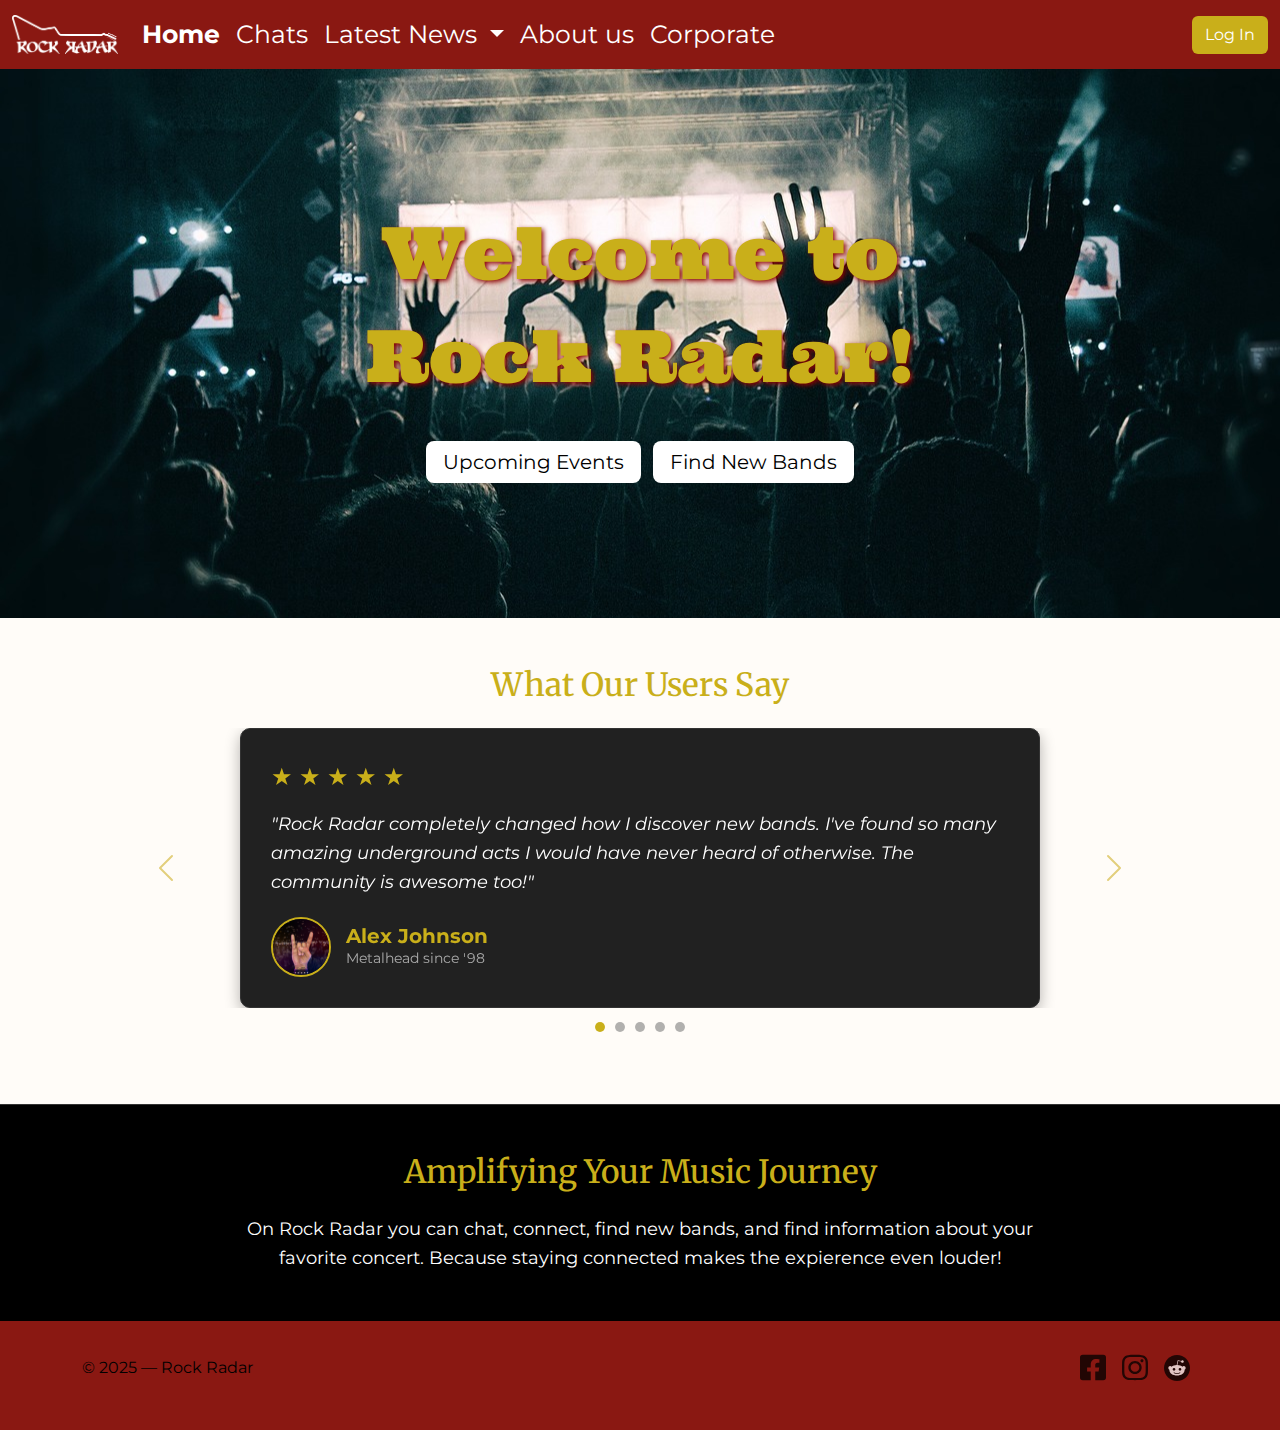
<file: index.html>
<!doctype html>
<html lang="en" class="h-100">
  <head>
    <meta charset="utf-8">
    <meta name="viewport" content="width=device-width, initial-scale=1">

    <!-- Bootstrap CSS -->
    <link href="https://cdn.jsdelivr.net/npm/bootstrap@5.3.3/dist/css/bootstrap.min.css" rel="stylesheet" integrity="sha384-QWTKZyjpPEjISv5WaRU9OFeRpok6YctnYmDr5pNlyT2bRjXh0JMhjY6hW+ALEwIH" crossorigin="anonymous">

    <!-- Own Styles -->
    <link rel="stylesheet" href="css/styles.css">

    <!-- Bootstrap Javascript -->
    <script src="https://cdn.jsdelivr.net/npm/bootstrap@5.3.3/dist/js/bootstrap.bundle.min.js" integrity="sha384-YvpcrYf0tY3lHB60NNkmXc5s9fDVZLESaAA55NDzOxhy9GkcIdslK1eN7N6jIeHz" crossorigin="anonymous"></script>

    <title>Rock Radar - Home</title>

    <!-- Google Analytics code goes just below here (check PRJ4 Guide for details) -->

    <!-- End of Google Analytics code -->

  </head>
  <body class="h-100 d-flex flex-column">

    <!-- Navigation bar, adapted from https://getbootstrap.com/docs/5.1/components/navbar/ -->
<nav class="navbar navbar-expand-lg navbar-light">
  <div class="container-fluid">
     <a class="navbar-brand" href="index.html">
       <img src="images/logo-mockup-new-wit.png" width="106" height="39" alt="logo rockradar">
     </a>
    <button class="navbar-toggler" type="button" data-bs-toggle="collapse" data-bs-target="#navbarSupportedContent" aria-controls="navbarSupportedContent" aria-expanded="false" aria-label="Toggle navigation">
      <span class="navbar-toggler-icon"></span>
    </button>
    <div class="collapse navbar-collapse" id="navbarSupportedContent">
      <ul class="navbar-nav me-auto mb-2 mb-lg-0">
        <li class="nav-item">
          <a class="nav-link active nav-text-large text-white" aria-current="page" href="index.html"><b>Home</b></a>
        </li>
        <li class="nav-item">
          <a class="nav-link active nav-text-large text-white" aria-current="page" href="chats.html">Chats</a>
        </li>
        <li class="nav-item dropdown">
          <a class="nav-link dropdown-toggle active nav-text-large text-white" aria-current="page" href="#" id="navbarDropdown" role="button" data-bs-toggle="dropdown" aria-expanded="false">
            Latest News
          </a>
          <ul class="dropdown-menu" aria-labelledby="navbarDropdown">
            <li><a class="dropdown-item" href="upcomingevents.html">Upcoming Events</a></li>
            <li><a class="dropdown-item" href="newbandradar.html">New Band Radar</a></li>
          </ul>
        </li>
        <li class="nav-item">
          <a class="nav-link active nav-text-large text-white" aria-current="page" href="aboutus.html">About us</a>
        </li>
        <li class="nav-item">
          <a class="nav-link active nav-text-large text-white" aria-current="page" href="corporate.html">Corporate</a>
        </li>
      </ul>
      <!-- Login button added here -->
      <div class="d-flex">
        <a href="login.html" class="btn" style="background-color: #c9af1a; color: white;">Log In</a>
      </div>
    </div>
  </div>
</nav>
    <!-- End of navigation bar -->

    <!-- Start of main placeholder in landing page -->
<main class="main flex-grow-1">
  <h1 class="text-center my-3 display-2" style="color: #c9af1a;">Welcome to</h1>
  <h1 class="text-center my-3 display-2" style="color: #c9af1a;">Rock Radar!</h1>
      <p class="mt-5 text-center">
        <a href="upcomingevents.html" class="btn btn-lg m-1 d-block d-sm-inline" style="background-color: #ffffff; color: black;">Upcoming Events</a>
        <a href="newbandradar.html" class="btn btn-lg m-1 d-block d-sm-inline" style="background-color: #ffffff; color: black;">Find New Bands</a>
      </p>
</main>
    <!-- End of main placeholder -->

	  <div class="container my-5">
  <h2 class="text-center mb-4" style="color: #c9af1a;">What Our Users Say</h2>
  
  <div id="reviewCarousel" class="carousel slide" data-bs-ride="carousel">
    <div class="carousel-indicators">
      <button type="button" data-bs-target="#reviewCarousel" data-bs-slide-to="0" class="active" aria-current="true" aria-label="Review 1"></button>
      <button type="button" data-bs-target="#reviewCarousel" data-bs-slide-to="1" aria-label="Review 2"></button>
      <button type="button" data-bs-target="#reviewCarousel" data-bs-slide-to="2" aria-label="Review 3"></button>
      <button type="button" data-bs-target="#reviewCarousel" data-bs-slide-to="3" aria-label="Review 4"></button>
      <button type="button" data-bs-target="#reviewCarousel" data-bs-slide-to="4" aria-label="Review 5"></button>
    </div>
    
    <div class="carousel-inner">
      <div class="carousel-item active">
        <div class="review-card">
          <div class="review-content">
            <div class="review-stars">
              <span class="star">★</span>
              <span class="star">★</span>
              <span class="star">★</span>
              <span class="star">★</span>
              <span class="star">★</span>
            </div>
            <p class="review-text">"Rock Radar completely changed how I discover new bands. I've found so many amazing underground acts I would have never heard of otherwise. The community is awesome too!"</p>
            <div class="review-author">
              <img src="images/user_1.jpg" alt="User 1" class="review-avatar">
              <div>
                <h5 class="author-name">Alex Johnson</h5>
                <p class="author-title">Metalhead since '98</p>
              </div>
            </div>
          </div>
        </div>
      </div>
      
      <div class="carousel-item">
        <div class="review-card">
          <div class="review-content">
            <div class="review-stars">
              <span class="star">★</span>
              <span class="star">★</span>
              <span class="star">★</span>
              <span class="star">★</span>
              <span class="star">★</span>
            </div>
            <p class="review-text">"The event notifications are spot on! Never missed a show since I started using Rock Radar. Plus, the chat forums have connected me with people who share my exact music taste."</p>
            <div class="review-author">
              <img src="images/user_2.jpg" alt="User 2" class="review-avatar">
              <div>
                <h5 class="author-name">Sophia Martinez</h5>
                <p class="author-title">Indie Rock Enthusiast</p>
              </div>
            </div>
          </div>
        </div>
      </div>
      
      <div class="carousel-item">
        <div class="review-card">
          <div class="review-content">
            <div class="review-stars">
              <span class="star">★</span>
              <span class="star">★</span>
              <span class="star">★</span>
              <span class="star">★</span>
              <span class="half-star">★</span>
            </div>
            <p class="review-text">"As a band member myself, Rock Radar has been instrumental in growing our fanbase. The platform really cares about promoting underground artists. Can't recommend it enough!"</p>
            <div class="review-author">
              <img src="images/user_3.jpg" alt="User 3" class="review-avatar">
              <div>
                <h5 class="author-name">Mike Taylor</h5>
                <p class="author-title">Lead Guitarist, The Echoes</p>
              </div>
            </div>
          </div>
        </div>
      </div>
      
      <div class="carousel-item">
        <div class="review-card">
          <div class="review-content">
            <div class="review-stars">
              <span class="star">★</span>
              <span class="star">★</span>
              <span class="star">★</span>
              <span class="star">★</span>
              <span class="star">★</span>
            </div>
            <p class="review-text">"The personalized recommendations are scary accurate! Rock Radar knows my taste better than my friends do. I've discovered at least 15 new favorite bands in just a few months."</p>
            <div class="review-author">
              <img src="images/user_4.jpg" alt="User 4" class="review-avatar">
              <div>
                <h5 class="author-name">Emma Wilson</h5>
                <p class="author-title">Rock Music Blogger</p>
              </div>
            </div>
          </div>
        </div>
      </div>
      
      <div class="carousel-item">
        <div class="review-card">
          <div class="review-content">
            <div class="review-stars">
              <span class="star">★</span>
              <span class="star">★</span>
              <span class="star">★</span>
              <span class="star">★</span>
              <span class="star">☆</span>
            </div>
            <p class="review-text">"I travel a lot, and Rock Radar always keeps me updated on great shows wherever I go. It's like having a rock music guide in your pocket. The interface is super intuitive too!"</p>
            <div class="review-author">
              <img src="images/user_5.jpg" alt="User 5" class="review-avatar">
              <div>
                <h5 class="author-name">David Chen</h5>
                <p class="author-title">Punk Rock Fan</p>
              </div>
            </div>
          </div>
        </div>
      </div>
    </div>
    
    <button class="carousel-control-prev" type="button" data-bs-target="#reviewCarousel" data-bs-slide="prev">
      <span class="carousel-control-prev-icon" aria-hidden="true"></span>
      <span class="visually-hidden">Previous</span>
    </button>
    <button class="carousel-control-next" type="button" data-bs-target="#reviewCarousel" data-bs-slide="next">
      <span class="carousel-control-next-icon" aria-hidden="true"></span>
      <span class="visually-hidden">Next</span>
    </button>
  </div>
</div>
	  
	  <div class="container-fluid slogan-section py-5 mt-5">
  <div class="container">
    <div class="row justify-content-center">
      <div class="col-lg-10 text-center">
        <h2 class="mb-4" style="color: #c9af1a;">Amplifying Your Music Journey</h2>
        <p class="slogan-text">
        On Rock Radar you can chat, connect, find new bands, and find information about your favorite concert. Because staying connected makes the expierence even louder!</p>
      </div>
    </div>
  </div>
</div>
	 
 <!-- A footer with socials -->
    <footer class="shadow-lg mt-auto py-4" style="background-color: #8a1812; color: black;">
  <div class="container d-flex justify-content-between align-items-center">
    <p>
    © 2025 — Rock Radar</p>
    <ul class="list-unstyled d-flex align-items-center opacity-75">
      <li>
        <a href="https://www.facebook.com/profile.php?id=61573939749750" target="_blank">
          <img class="m-2" src="images/facebook.svg" alt="Follow us on" width="26">
        </a>
      </li>
      <li>
        <a href="https://www.instagram.com/rockradarofficial/" target="_blank">
          <img class="m-2" src="images/instagram.svg" alt="Follow us on Instagram" width="26">
        </a>
      </li>
      <li>
        <a href="https://www.reddit.com/user/rockradarofficial/" target="_blank">
        <img class="m-2" src="images/reddit-logo.svg" alt="Follow us on TikTok" width="26">
        </a>
      </li>
    </ul>
  </div>
</footer>
    <!-- End of the footer -->
	  
</body>
</html>
</file>
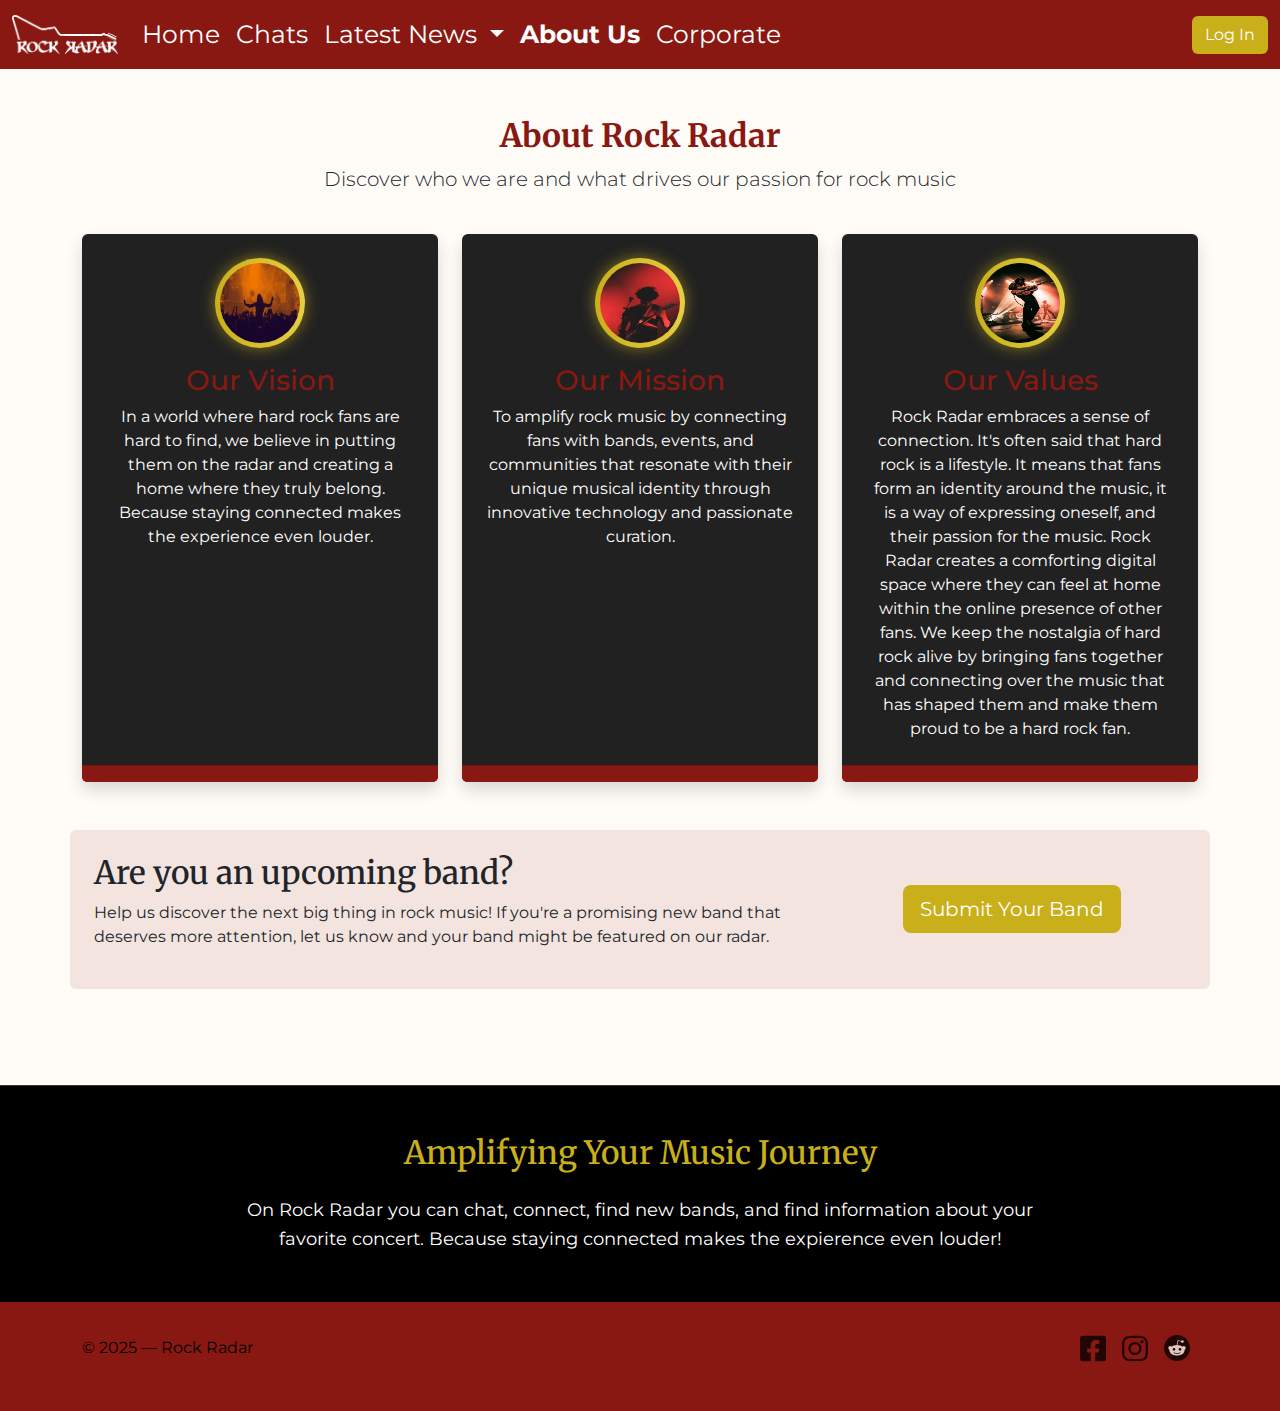
<file: aboutus.html>
<!doctype html>
<html lang="en" class="h-100">
  <head>
    <meta charset="utf-8">
    <meta name="viewport" content="width=device-width, initial-scale=1">

    <!-- Bootstrap CSS -->
    <link href="https://cdn.jsdelivr.net/npm/bootstrap@5.3.3/dist/css/bootstrap.min.css" rel="stylesheet" integrity="sha384-QWTKZyjpPEjISv5WaRU9OFeRpok6YctnYmDr5pNlyT2bRjXh0JMhjY6hW+ALEwIH" crossorigin="anonymous">

    <!-- Own Styles -->
    <link rel="stylesheet" href="css/styles.css">

    <!-- Bootstrap Javascript -->
    <script src="https://cdn.jsdelivr.net/npm/bootstrap@5.3.3/dist/js/bootstrap.bundle.min.js" integrity="sha384-YvpcrYf0tY3lHB60NNkmXc5s9fDVZLESaAA55NDzOxhy9GkcIdslK1eN7N6jIeHz" crossorigin="anonymous"></script>

    <title>Rock Radar - About Us</title>

    <!-- Google Analytics code goes just below here (check PRJ4 Guide for details) -->

    <!-- End of Google Analytics code -->
    
  </head>
  <body class="h-100 d-flex flex-column">

    <!-- Navigation bar, adapted from https://getbootstrap.com/docs/5.1/components/navbar/ -->
<nav class="navbar navbar-expand-lg navbar-light">
  <div class="container-fluid">
     <a class="navbar-brand" href="index.html">
       <img src="images/logo-mockup-new-wit.png" width="106" height="39" alt="logo rockradar">
     </a>
    <button class="navbar-toggler" type="button" data-bs-toggle="collapse" data-bs-target="#navbarSupportedContent" aria-controls="navbarSupportedContent" aria-expanded="false" aria-label="Toggle navigation">
      <span class="navbar-toggler-icon"></span>
    </button>
    <div class="collapse navbar-collapse" id="navbarSupportedContent">
      <ul class="navbar-nav me-auto mb-2 mb-lg-0">
        <li class="nav-item">
          <a class="nav-link active nav-text-large text-white" aria-current="page" href="index.html">Home</a>
        </li>
        <li class="nav-item">
          <a class="nav-link active nav-text-large text-white" aria-current="page" href="chats.html">Chats</a>
        </li>
        <li class="nav-item dropdown">
          <a class="nav-link dropdown-toggle active nav-text-large text-white" aria-current="page" href="#" id="navbarDropdown" role="button" data-bs-toggle="dropdown" aria-expanded="false">
            Latest News
          </a>
          <ul class="dropdown-menu" aria-labelledby="navbarDropdown">
            <li><a class="dropdown-item" href="upcomingevents.html">Upcoming Events</a></li>
            <li><a class="dropdown-item" href="newbandradar.html">New Band Radar</a></li>
          </ul>
        </li>
        <li class="nav-item">
          <a class="nav-link active nav-text-large text-white" aria-current="page" href="aboutus.html"><b>About Us</b></a>
        </li>
        <li class="nav-item">
          <a class="nav-link active nav-text-large text-white" aria-current="page" href="corporate.html">Corporate</a>
        </li>
      </ul>
      <!-- Login button added here -->
      <div class="d-flex">
        <a href="login.html" class="btn" style="background-color: #c9af1a; color: white;">Log In</a>
      </div>
    </div>
  </div>
</nav>
    <!-- End of navigation bar -->

<!-- About Us Section with Interactive Cards -->
<section class="container my-5">
  <div class="row text-center mb-4">
    <div class="col-12">
      <h2 style="color: #8a1812; font-weight: bold;">About Rock Radar</h2>
      <p class="lead">Discover who we are and what drives our passion for rock music</p>
    </div>
  </div>
  
  <div class="row g-4 justify-content-center">
    <!-- Vision Card -->
    <div class="col-md-4">
      <div class="card shadow h-100 border-0 about-card" style="background-color: #212121;">
        <div class="card-body text-center p-4">
          <div class="icon-wrapper mb-3">
            <img src="images/website_photo_7.jpg" width="80" height="80" class="rounded-circle" alt="Vision Icon">
          </div>
          <h3 class="card-title" style="color: #8a1812;">Our Vision</h3>
          <p class="card-text" style="color: #ffffff;">In a world where hard rock fans are hard to find, we believe in putting them on the radar and creating a home where they truly belong. Because staying connected makes the experience even louder.</p>
        </div>
        <div class="card-footer p-2 text-center" style="background-color: #8a1812;">
        </div>
      </div>
    </div>
    
    <!-- Mission Card -->
    <div class="col-md-4">
      <div class="card shadow h-100 border-0 about-card" style="background-color: #212121;">
        <div class="card-body text-center p-4">
          <div class="icon-wrapper mb-3">
            <img src="images/website_photo_10.jpg" width="80" height="80" class="rounded-circle" alt="Mission Icon">
          </div>
          <h3 class="card-title" style="color: #8a1812;">Our Mission</h3>
          <p class="card-text" style="color: #ffffff;">To amplify rock music by connecting fans with bands, events, and communities that resonate with their unique musical identity through innovative technology and passionate curation.</p>
        </div>
        <div class="card-footer p-2 text-center" style="background-color: #8a1812;">
        </div>
      </div>
    </div>
    
    <!-- Values Card -->
    <div class="col-md-4">
      <div class="card shadow h-100 border-0 about-card" style="background-color: #212121;">
        <div class="card-body text-center p-4">
          <div class="icon-wrapper mb-3">
            <img src="images/website_photo_9.jpg" width="80" height="80" class="rounded-circle" alt="Values Icon">
          </div>
          <h3 class="card-title" style="color: #8a1812;">Our Values</h3>
          <p class="card-text" style="color: #ffffff;">Rock Radar embraces a sense of connection. It's often said that hard rock is a lifestyle. It means that fans form an identity around the music, it is a way of expressing oneself, and their passion for the music. Rock Radar creates a comforting digital space where they can feel at home within the online presence of other fans. We keep the nostalgia of hard rock alive by bringing fans together and connecting over the music that has shaped them and make them proud to be a hard rock fan.</p>
        </div>
        <div class="card-footer p-2 text-center" style="background-color: #8a1812;">
        </div>
      </div>
    </div>
  </div>
</section>

<!-- JavaScript for the interactive cards -->
<script>
document.addEventListener('DOMContentLoaded', function() {
  // Get all the about cards
  const aboutCards = document.querySelectorAll('.about-card');
  
  // Add hover effects to cards
  aboutCards.forEach(card => {
    // Add transition for smooth movement
    card.style.transition = 'transform 0.3s ease, box-shadow 0.3s ease';
    
    card.addEventListener('mouseenter', function() {
      // Scale up slightly and enhance shadow on hover
      this.style.transform = 'translateY(-10px)';
      this.style.boxShadow = '0 12px 24px rgba(0,0,0,0.25)';
    });
    
    card.addEventListener('mouseleave', function() {
      // Return to original state when mouse leaves
      this.style.transform = 'translateY(0)';
      this.style.boxShadow = '0 0.5rem 1rem rgba(0, 0, 0, 0.15)';
    });
  });
  
  // Add gold circles around the profile images
  const profileImages = document.querySelectorAll('.icon-wrapper img');
  
  profileImages.forEach(img => {
    // Get the parent wrapper
    const wrapper = img.parentElement;
    
    // Style the wrapper to create the circle effect
    wrapper.style.position = 'relative';
    wrapper.style.display = 'inline-block';
    wrapper.style.borderRadius = '50%';
    wrapper.style.padding = '5px'; // Space for the border
    wrapper.style.background = 'linear-gradient(to right, #c9af1a, #e6ce42)'; // Gold gradient
    wrapper.style.boxShadow = '0 0 15px rgba(201, 175, 26, 0.6)'; // Subtle glow
  });
});
</script>
	  
    <!-- Submit a Band Section -->
    <section class="container mb-5 p-4 rounded" style="background-color: rgba(138, 24, 18, 0.1);">
      <div class="row">
        <div class="col-lg-8">
          <h2>Are you an upcoming band?</h2>
          <p>Help us discover the next big thing in rock music! If you're a promising new band that deserves more attention, let us know and your band might be featured on our radar.</p>
        </div>
        <div class="col-lg-4 d-flex align-items-center justify-content-center">
          <a href="#" class="btn btn-lg" style="background-color: #c9af1a; color: white;">Submit Your Band</a>
        </div>
      </div>
    </section>
	  
	  <div class="container-fluid slogan-section py-5 mt-5">
  <div class="container">
    <div class="row justify-content-center">
      <div class="col-lg-10 text-center">
        <h2 class="mb-4" style="color: #c9af1a;">Amplifying Your Music Journey</h2>
        <p class="slogan-text">
          On Rock Radar you can chat, connect, find new bands, and find information about your favorite concert. Because staying connected makes the expierence even louder!
        </p>
      </div>
    </div>
  </div>
</div>

 <!-- A footer with socials -->
    <footer class="shadow-lg mt-auto py-4" style="background-color: #8a1812; color: black;">
  <div class="container d-flex justify-content-between align-items-center">
    <p>
    © 2025 — Rock Radar</p>
    <ul class="list-unstyled d-flex align-items-center opacity-75">
      <li>
        <a href="https://www.facebook.com/profile.php?id=61573939749750" target="_blank">
          <img class="m-2" src="images/facebook.svg" alt="Follow us on" width="26">
        </a>
      </li>
      <li>
        <a href="https://www.instagram.com/rockradarofficial/" target="_blank">
          <img class="m-2" src="images/instagram.svg" alt="Follow us on Instagram" width="26">
        </a>
      </li>
      <li>
        <a href="https://www.reddit.com/user/rockradarofficial/" target="_blank">
          <img class="m-2" src="images/reddit-logo.svg" alt="Follow us on TikTok" width="26">
        </a>
      </li>
    </ul>
  </div>
</footer>
    <!-- End of the footer -->

  </body>
</html>
</file>
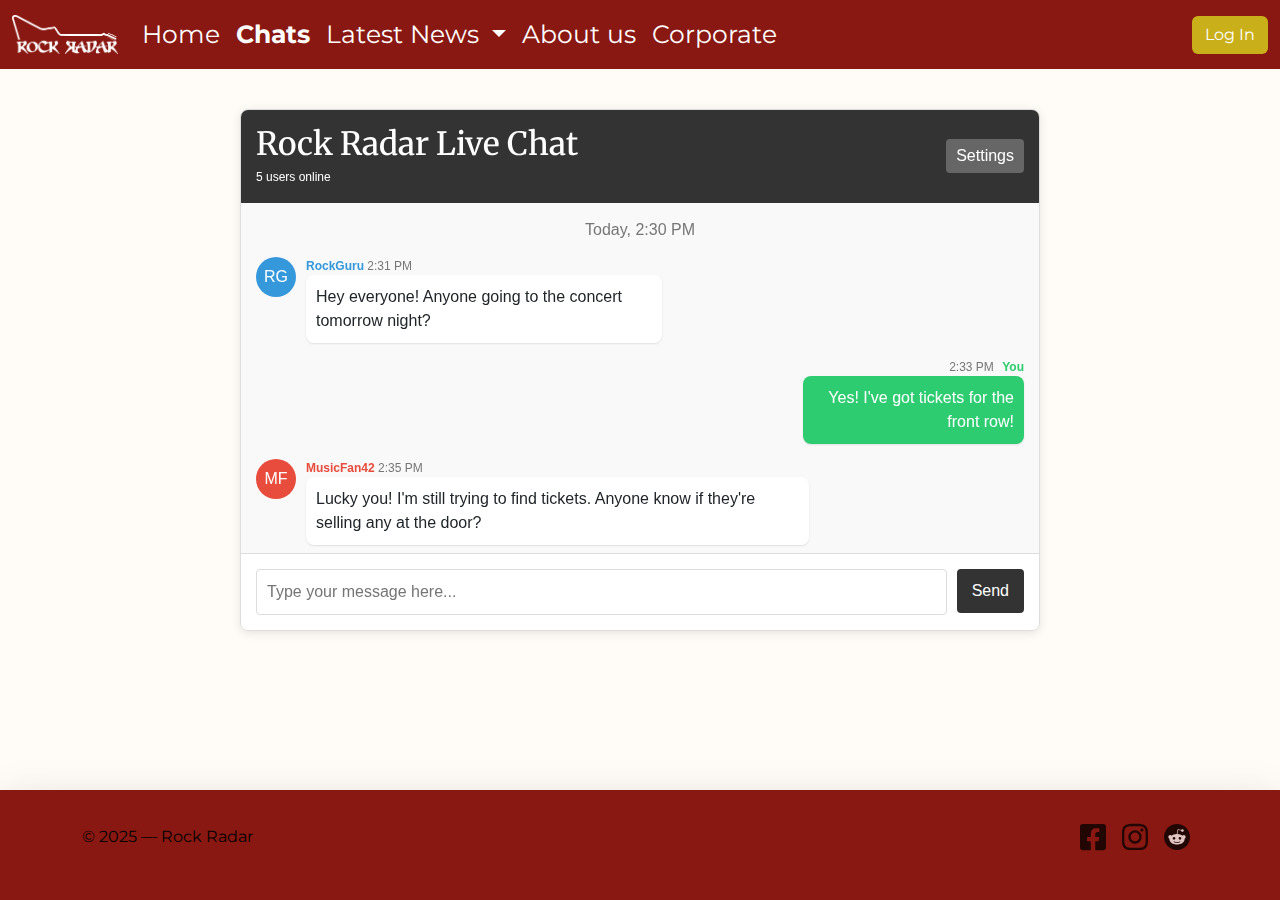
<file: chats.html>
<!doctype html>
<html lang="en" class="h-100">
  <head>
    <meta charset="utf-8">
    <meta name="viewport" content="width=device-width, initial-scale=1">

    <!-- Bootstrap CSS -->
    <link href="https://cdn.jsdelivr.net/npm/bootstrap@5.3.3/dist/css/bootstrap.min.css" rel="stylesheet" integrity="sha384-QWTKZyjpPEjISv5WaRU9OFeRpok6YctnYmDr5pNlyT2bRjXh0JMhjY6hW+ALEwIH" crossorigin="anonymous">

    <!-- Own Styles -->
    <link rel="stylesheet" href="css/styles.css">

    <!-- Bootstrap Javascript -->
    <script src="https://cdn.jsdelivr.net/npm/bootstrap@5.3.3/dist/js/bootstrap.bundle.min.js" integrity="sha384-YvpcrYf0tY3lHB60NNkmXc5s9fDVZLESaAA55NDzOxhy9GkcIdslK1eN7N6jIeHz" crossorigin="anonymous"></script>

    <title>Rock Radar - Chats</title>

    <!-- Google Analytics code goes just below here (check PRJ4 Guide for details) -->

    <!-- End of Google Analytics code -->

  </head>
  <body class="h-100 d-flex flex-column">

    <!-- Navigation bar, adapted from https://getbootstrap.com/docs/5.1/components/navbar/ -->
<nav class="navbar navbar-expand-lg navbar-light">
  <div class="container-fluid">
     <a class="navbar-brand" href="index.html">
       <img src="images/logo-mockup-new-wit.png" width="106" height="39" alt="logo rockradar">
     </a>
    <button class="navbar-toggler" type="button" data-bs-toggle="collapse" data-bs-target="#navbarSupportedContent" aria-controls="navbarSupportedContent" aria-expanded="false" aria-label="Toggle navigation">
      <span class="navbar-toggler-icon"></span>
    </button>
    <div class="collapse navbar-collapse" id="navbarSupportedContent">
      <ul class="navbar-nav me-auto mb-2 mb-lg-0">
        <li class="nav-item">
          <a class="nav-link active nav-text-large text-white" aria-current="page" href="index.html">Home</a>
        </li>
        <li class="nav-item">
          <a class="nav-link active nav-text-large text-white" aria-current="page" href="chats.html"><b>Chats</b></a>
        </li>
        <li class="nav-item dropdown">
          <a class="nav-link dropdown-toggle active nav-text-large text-white" aria-current="page" href="#" id="navbarDropdown" role="button" data-bs-toggle="dropdown" aria-expanded="false">
            Latest News
          </a>
          <ul class="dropdown-menu" aria-labelledby="navbarDropdown">
            <li><a class="dropdown-item" href="upcomingevents.html">Upcoming Events</a></li>
            <li><a class="dropdown-item" href="newbandradar.html">New Band Radar</a></li>
          </ul>
        </li>
        <li class="nav-item">
          <a class="nav-link active nav-text-large text-white" aria-current="page" href="aboutus.html">About us</a>
        </li>
        <li class="nav-item">
          <a class="nav-link active nav-text-large text-white" aria-current="page" href="corporate.html">Corporate</a>
        </li>
      </ul>
      <!-- Login button added here -->
      <div class="d-flex">
        <a href="login.html" class="btn" style="background-color: #c9af1a; color: white;">Log In</a>
      </div>
    </div>
  </div>
</nav>
    <!-- End of navigation bar -->
	  
  <section class="chats" id="chats" style="display: flex; justify-content: center; width: 100%; max-width: 100%; padding: 0; margin-top: 40px;">
	  <!-- Chat Interface Container -->
  <div class="chat-container" style="width: 100%; max-width: 800px; margin: 0; border: 1px solid #ddd; border-radius: 8px; overflow: hidden; box-shadow: 0 2px 10px rgba(0,0,0,0.1); font-family: 'source-sans-pro', sans-serif;">
  <!-- Chat Header -->
  <div class="chat-header" style="background-color: #333; color: white; padding: 15px; display: flex; justify-content: space-between; align-items: center;">
    <div class="chat-title">
      <h2 style="margin: 0;">Rock Radar Live Chat</h2>
      <span style="font-size: 12px;">5 users online</span>
    </div>
    <div>
      <button style="background: #666; color: white; border: none; padding: 5px 10px; border-radius: 4px; cursor: pointer;">Settings</button>
    </div>
  </div>
  
  <!-- Chat Messages Area -->
  <div class="chat-messages" style="height: 350px; overflow-y: auto; padding: 15px; background-color: #f9f9f9;">
    <!-- Message: System -->
    <div class="message system" style="text-align: center; margin-bottom: 15px; color: #777;">
      <span>Today, 2:30 PM</span>
    </div>
    
    <!-- Message: Other User -->
    <div class="message-container" style="margin-bottom: 15px; display: flex;">
      <div class="avatar" style="width: 40px; height: 40px; border-radius: 50%; background-color: #3498db; color: white; display: flex; justify-content: center; align-items: center; margin-right: 10px;">RG</div>
      <div class="message-content">
        <div class="message-header" style="font-size: 12px; color: #777;">
          <span class="username" style="font-weight: bold; color: #3498db;">RockGuru</span>
          <span class="time">2:31 PM</span>
        </div>
        <div class="message-body" style="background-color: white; padding: 10px; border-radius: 8px; box-shadow: 0 1px 2px rgba(0,0,0,0.1); max-width: 80%;">
          Hey everyone! Anyone going to the concert tomorrow night?
        </div>
      </div>
    </div>
    
    <!-- Message: Current User -->
    <div class="message-container current-user" style="margin-bottom: 15px; display: flex; justify-content: flex-end;">
      <div class="message-content" style="text-align: right;">
        <div class="message-header" style="font-size: 12px; color: #777;">
          <span class="time">2:33 PM</span>
          <span class="username" style="font-weight: bold; color: #2ecc71; margin-left: 5px;">You</span>
        </div>
        <div class="message-body" style="background-color: #2ecc71; color: white; padding: 10px; border-radius: 8px; box-shadow: 0 1px 2px rgba(0,0,0,0.1); max-width: 80%; margin-left: auto;">
          Yes! I've got tickets for the front row!
        </div>
      </div>
    </div>
    
    <!-- Message: Other User -->
    <div class="message-container" style="margin-bottom: 15px; display: flex;">
      <div class="avatar" style="width: 40px; height: 40px; border-radius: 50%; background-color: #e74c3c; color: white; display: flex; justify-content: center; align-items: center; margin-right: 10px;">MF</div>
      <div class="message-content">
        <div class="message-header" style="font-size: 12px; color: #777;">
          <span class="username" style="font-weight: bold; color: #e74c3c;">MusicFan42</span>
          <span class="time">2:35 PM</span>
        </div>
        <div class="message-body" style="background-color: white; padding: 10px; border-radius: 8px; box-shadow: 0 1px 2px rgba(0,0,0,0.1); max-width: 80%;">
          Lucky you! I'm still trying to find tickets. Anyone know if they're selling any at the door?
        </div>
      </div>
    </div>
    
    <!-- Message: Other User with Image -->
    <div class="message-container" style="margin-bottom: 15px; display: flex;">
      <div class="avatar" style="width: 40px; height: 40px; border-radius: 50%; background-color: #9b59b6; color: white; display: flex; justify-content: center; align-items: center; margin-right: 10px;">ML</div>
      <div class="message-content">
        <div class="message-header" style="font-size: 12px; color: #777;">
          <span class="username" style="font-weight: bold; color: #9b59b6;">MelodyLover</span>
          <span class="time">2:38 PM</span>
        </div>
        <div class="message-body" style="background-color: white; padding: 10px; border-radius: 8px; box-shadow: 0 1px 2px rgba(0,0,0,0.1); max-width: 80%;">
          Check out the venue seating plan:
          <div style="margin-top: 10px;">
            <img src="images/website_photo_21.jpg" alt="Seating Chart" style="max-width: 100%; height: auto; border-radius: 4px;" />
          </div>
        </div>
      </div>
    </div>
    
    <!-- User is typing indicator -->
    <div class="typing-indicator" style="margin-bottom: 15px; display: flex;">
      <div class="avatar" style="width: 40px; height: 40px; border-radius: 50%; background-color: #f39c12; color: white; display: flex; justify-content: center; align-items: center; margin-right: 10px;">GR</div>
      <div style="font-size: 12px; color: #777; font-style: italic;">
        GuitarRocker is typing...
      </div>
    </div>
  </div>
  
  <!-- Chat Input Area -->
  <div class="chat-input" style="padding: 15px; background-color: white; border-top: 1px solid #ddd; display: flex;">
    <div style="flex-grow: 1; margin-right: 10px;">
      <input type="text" placeholder="Type your message here..." style="width: 100%; padding: 10px; border: 1px solid #ddd; border-radius: 4px;" />
    </div>
    <div>
      <button style="background-color: #333; color: white; border: none; padding: 10px 15px; border-radius: 4px; cursor: pointer;">Send</button>
    </div>
  </div>
</div>
  </section>

    <!-- A footer with socials -->
    <footer class="shadow-lg mt-auto py-4" style="background-color: #8a1812; color: black;">
  <div class="container d-flex justify-content-between align-items-center">
    <p>
    © 2025 — Rock Radar</p>
    <ul class="list-unstyled d-flex align-items-center opacity-75">
      <li>
        <a href="https://www.facebook.com/profile.php?id=61573939749750" target="_blank">
          <img class="m-2" src="images/facebook.svg" alt="Follow us on" width="26">
        </a>
      </li>
      <li>
        <a href="https://www.instagram.com/rockradarofficial/" target="_blank">
          <img class="m-2" src="images/instagram.svg" alt="Follow us on Instagram" width="26">
        </a>
      </li>
      <li>
        <a href="https://www.reddit.com/user/rockradarofficial/" target="_blank">
          <img class="m-2" src="images/reddit-logo.svg" alt="Follow us on TikTok" width="26">
        </a>
      </li>
    </ul>
  </div>
</footer>
    <!-- End of the footer -->

  </body>
</html>
</file>
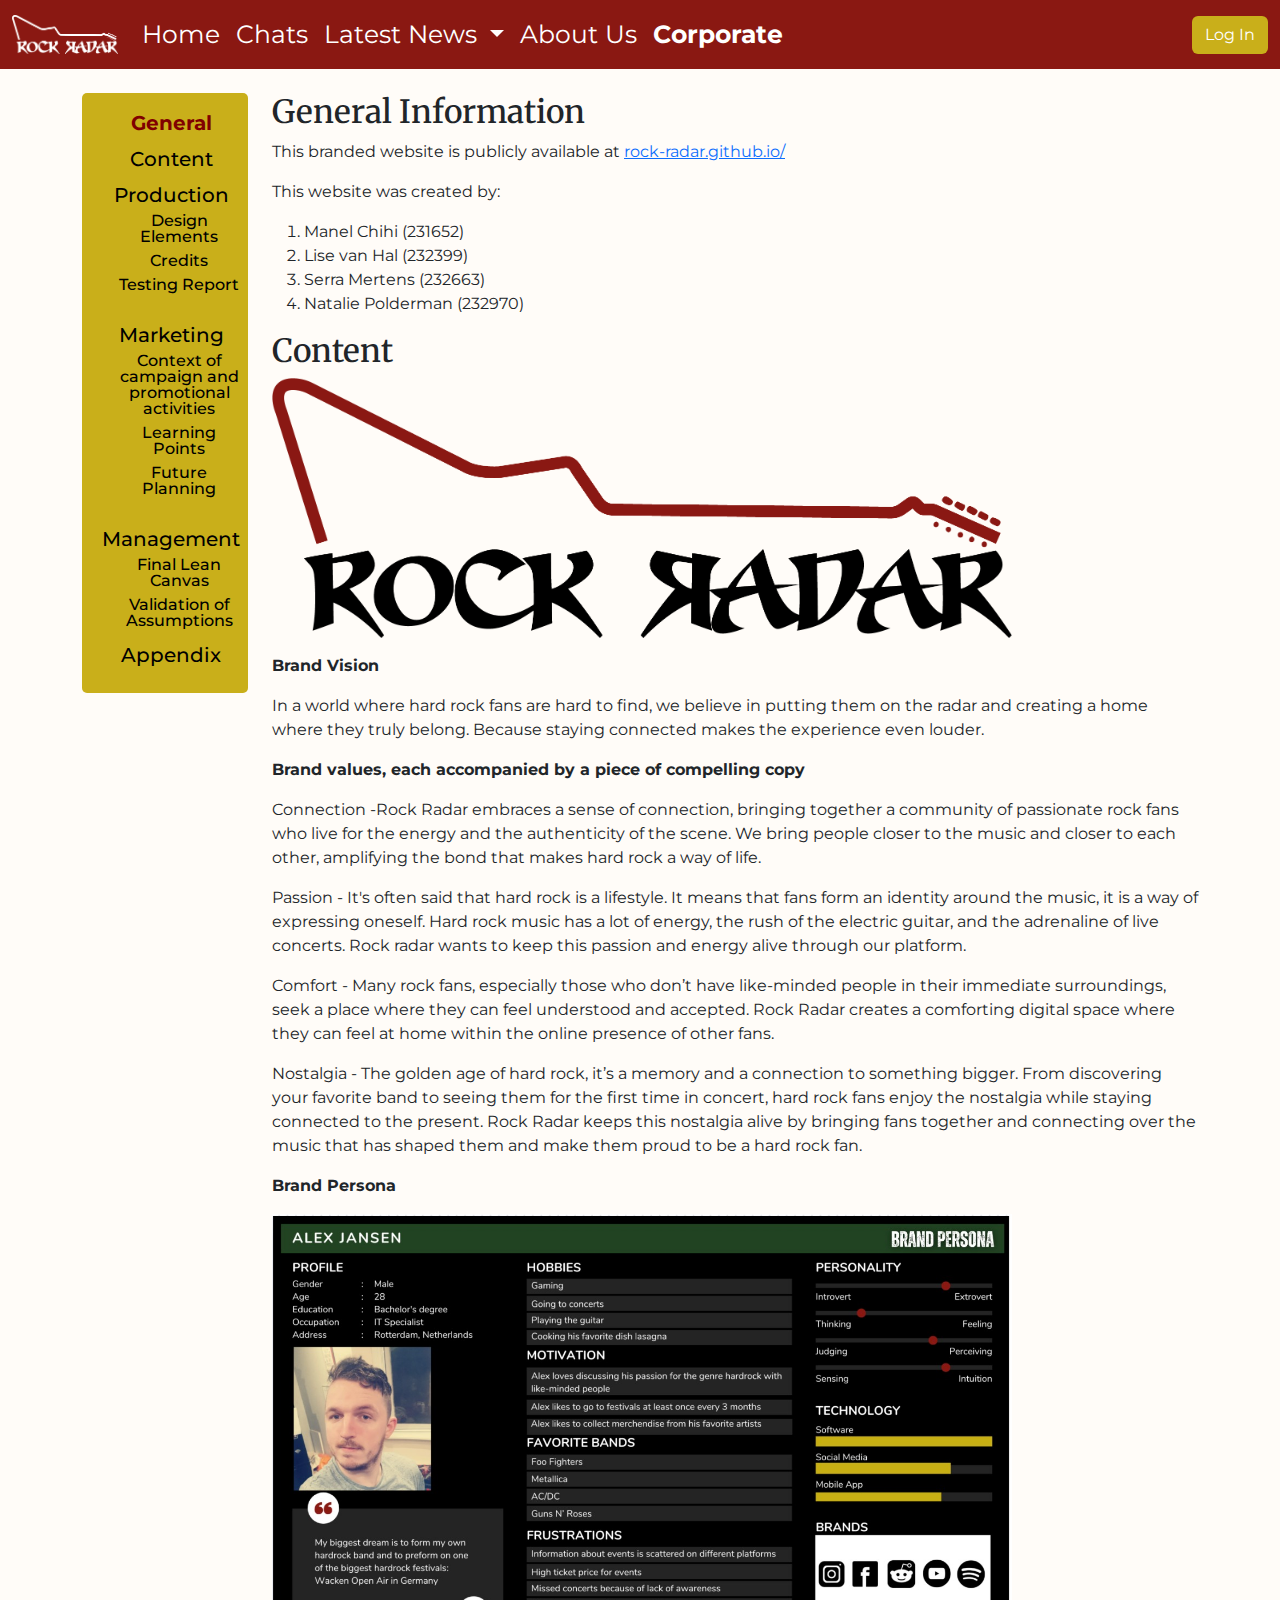
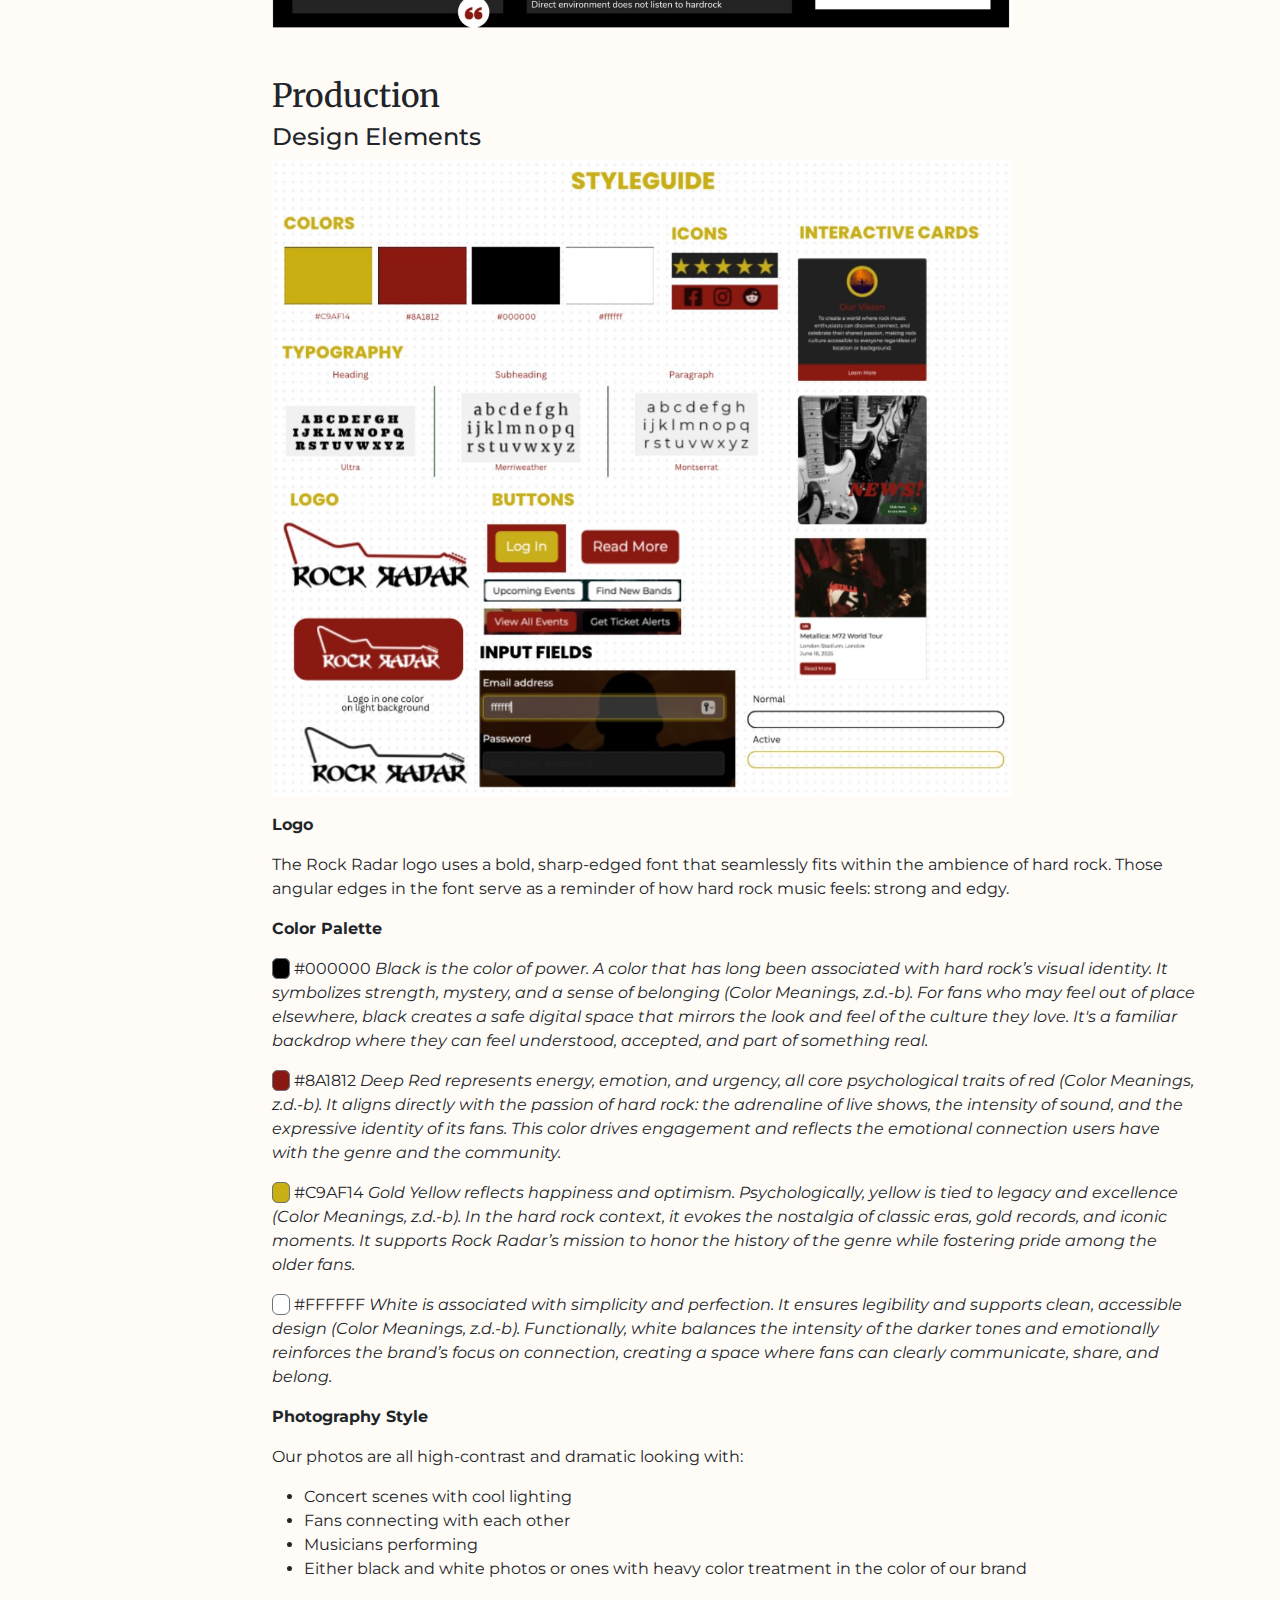
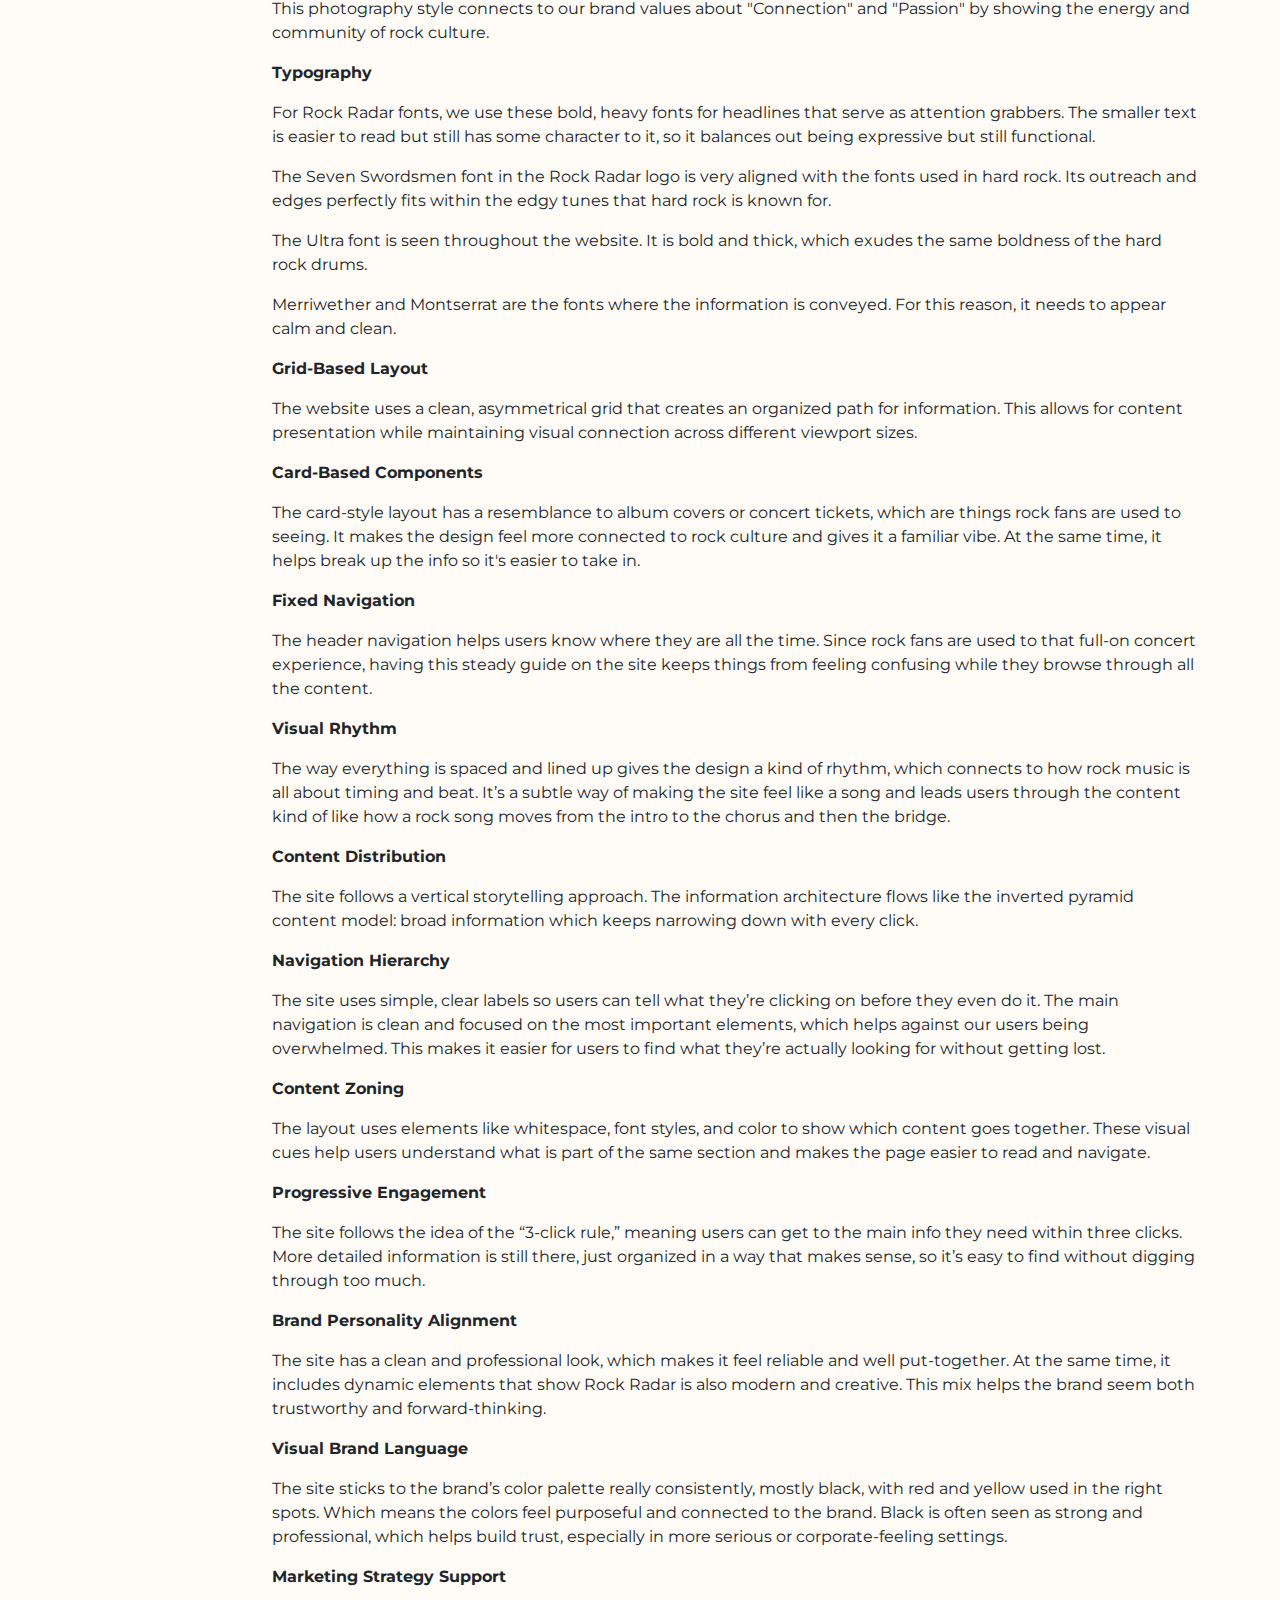
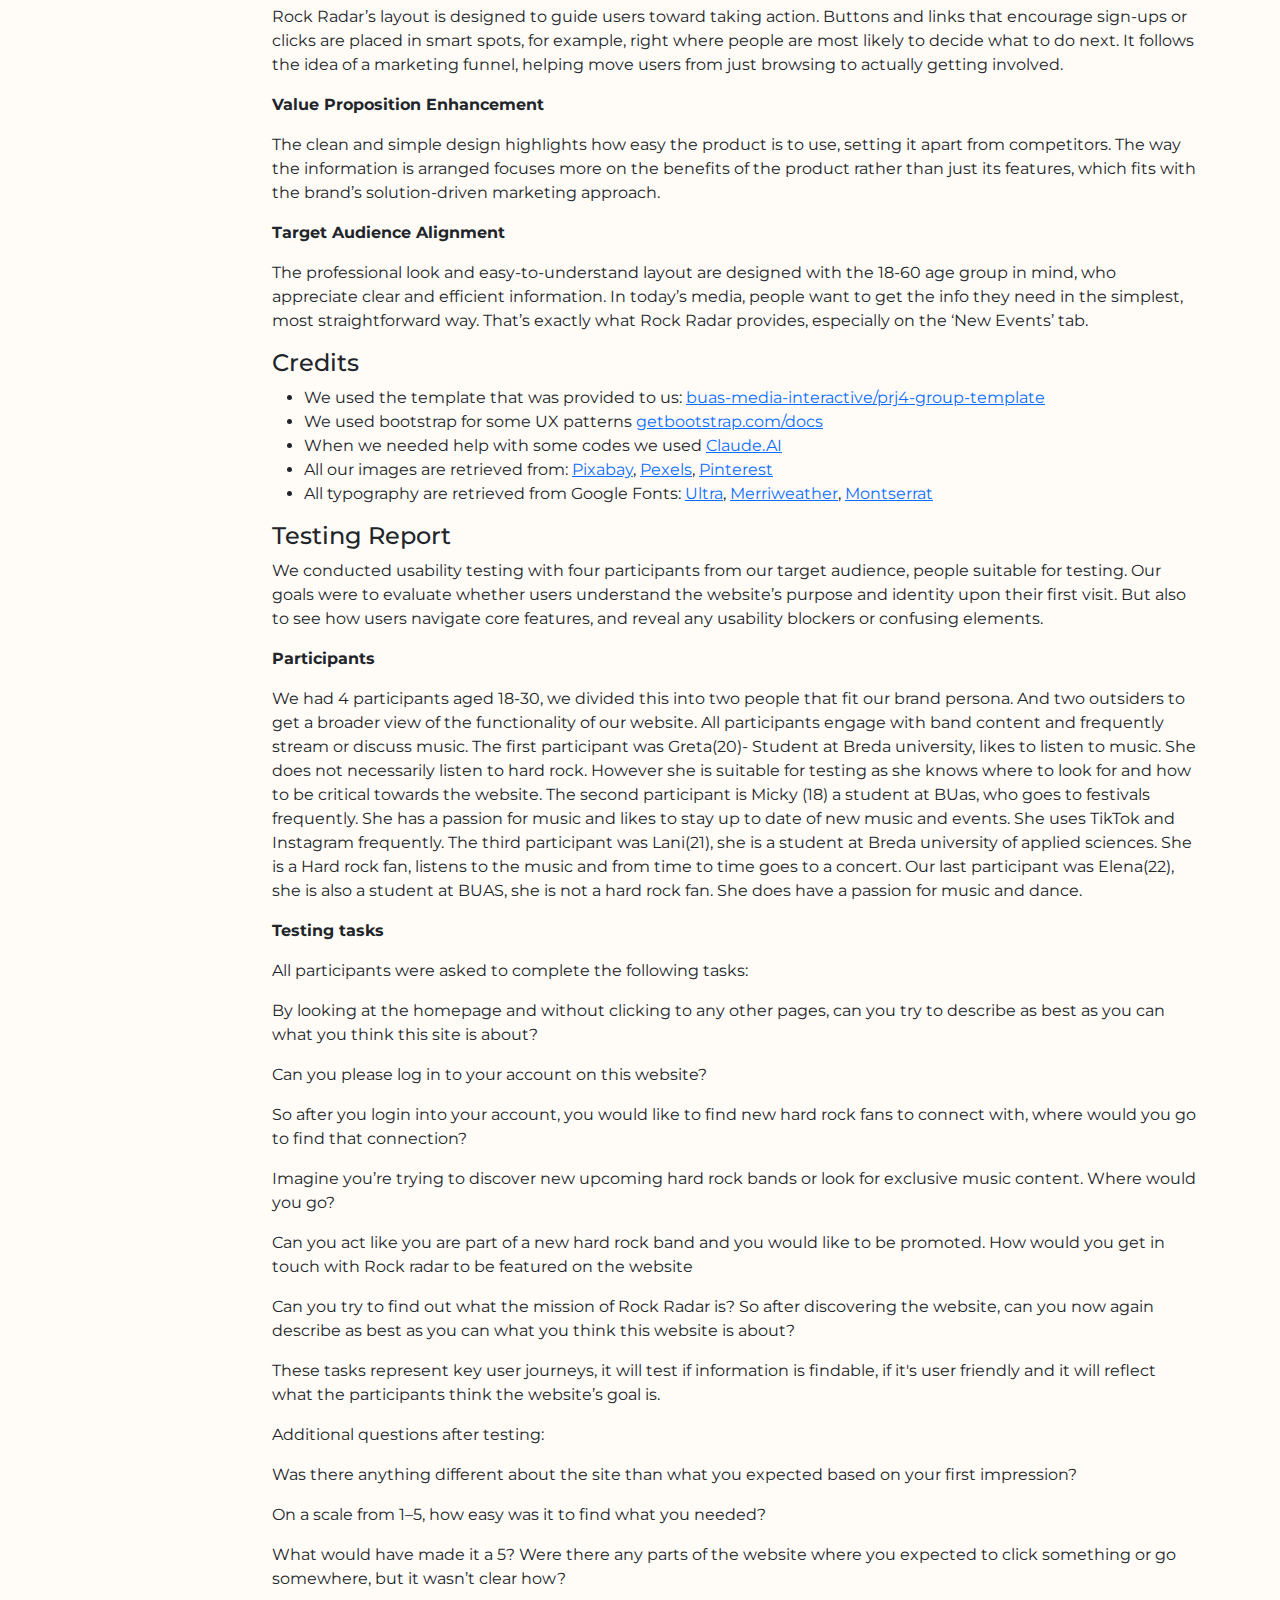
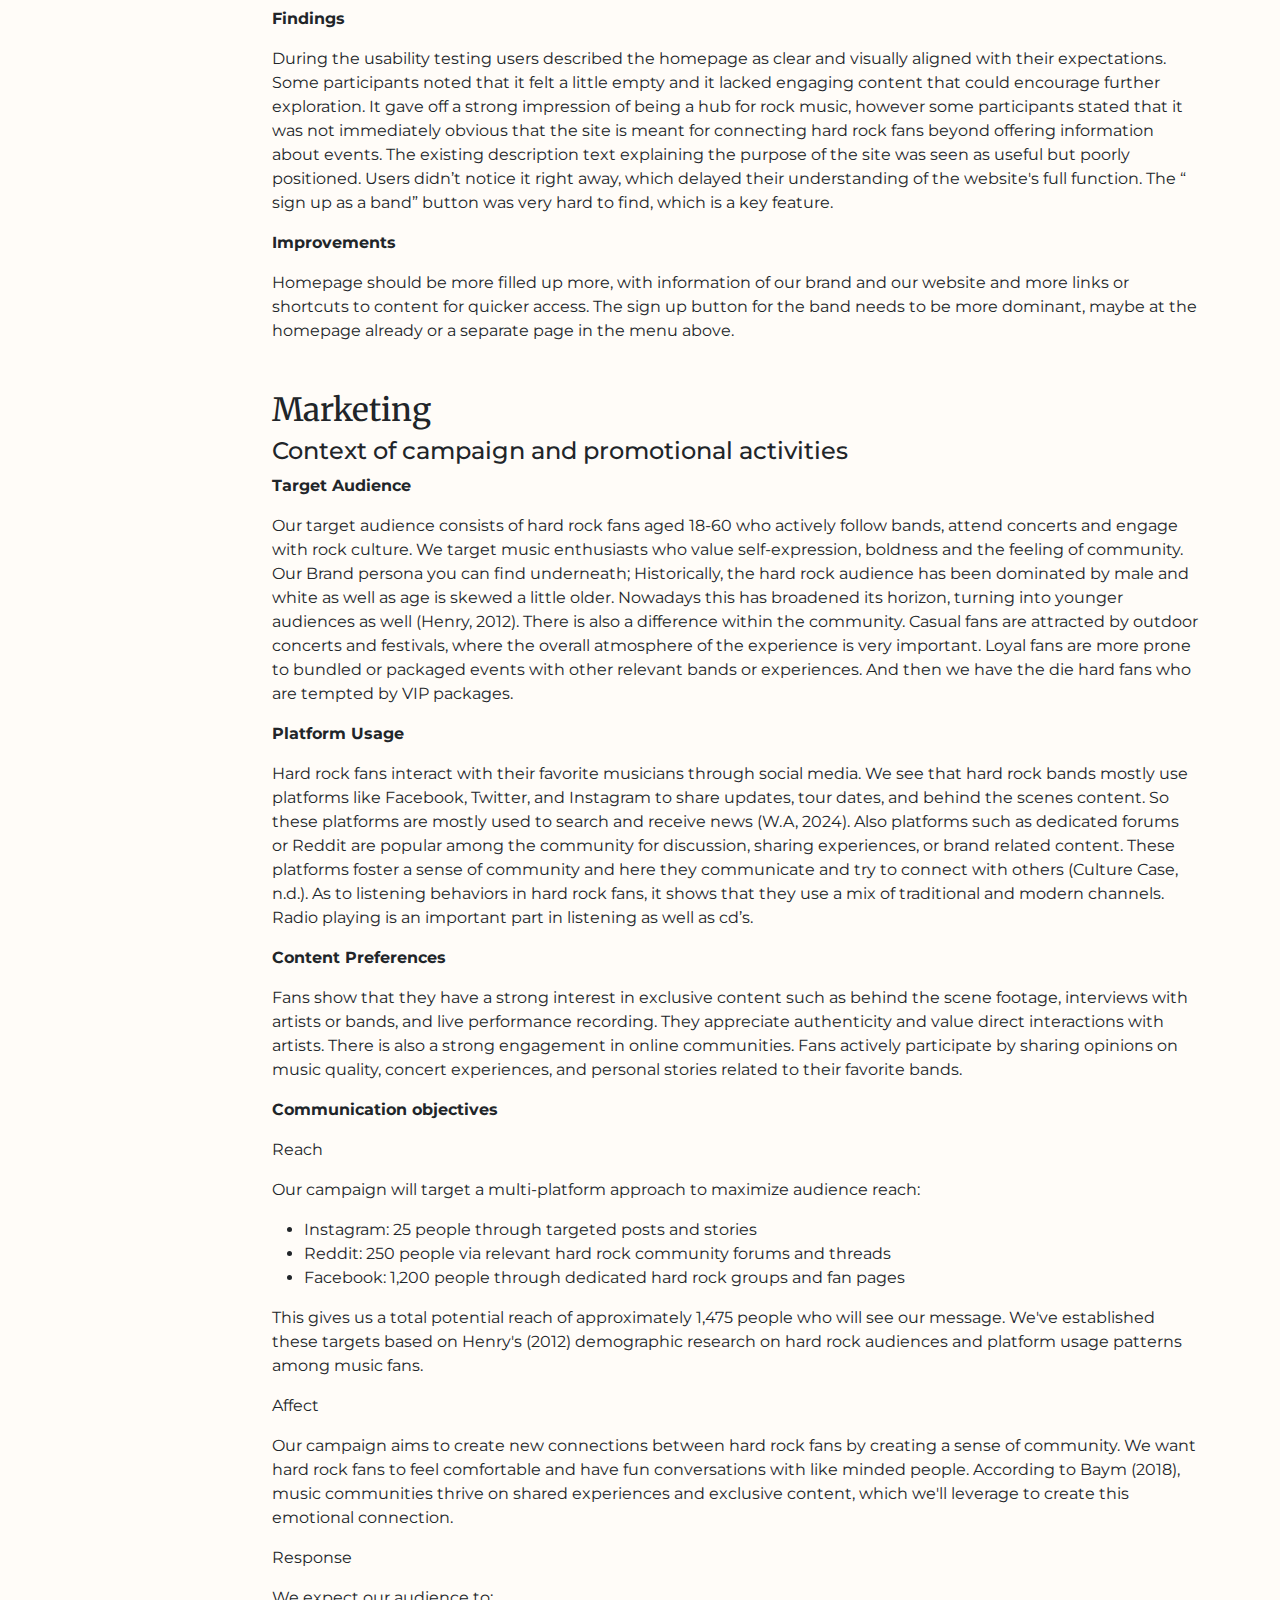
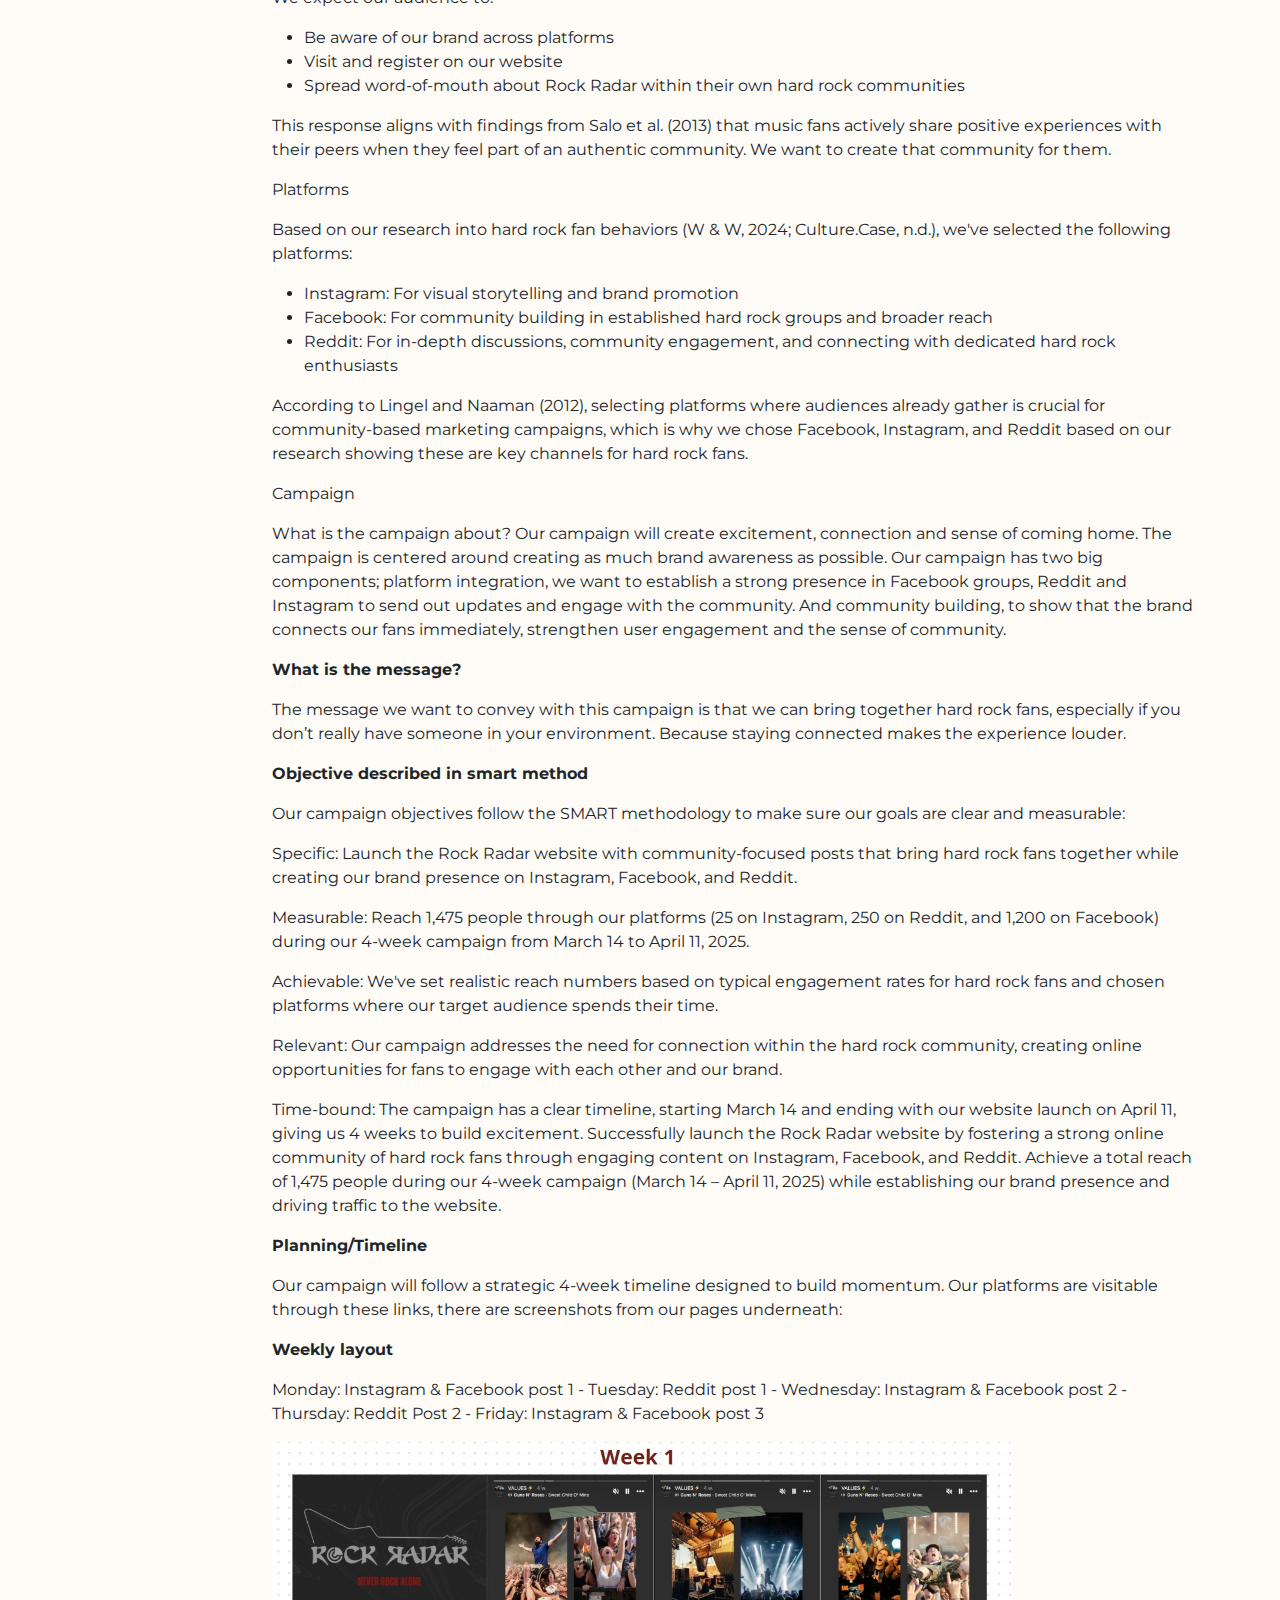
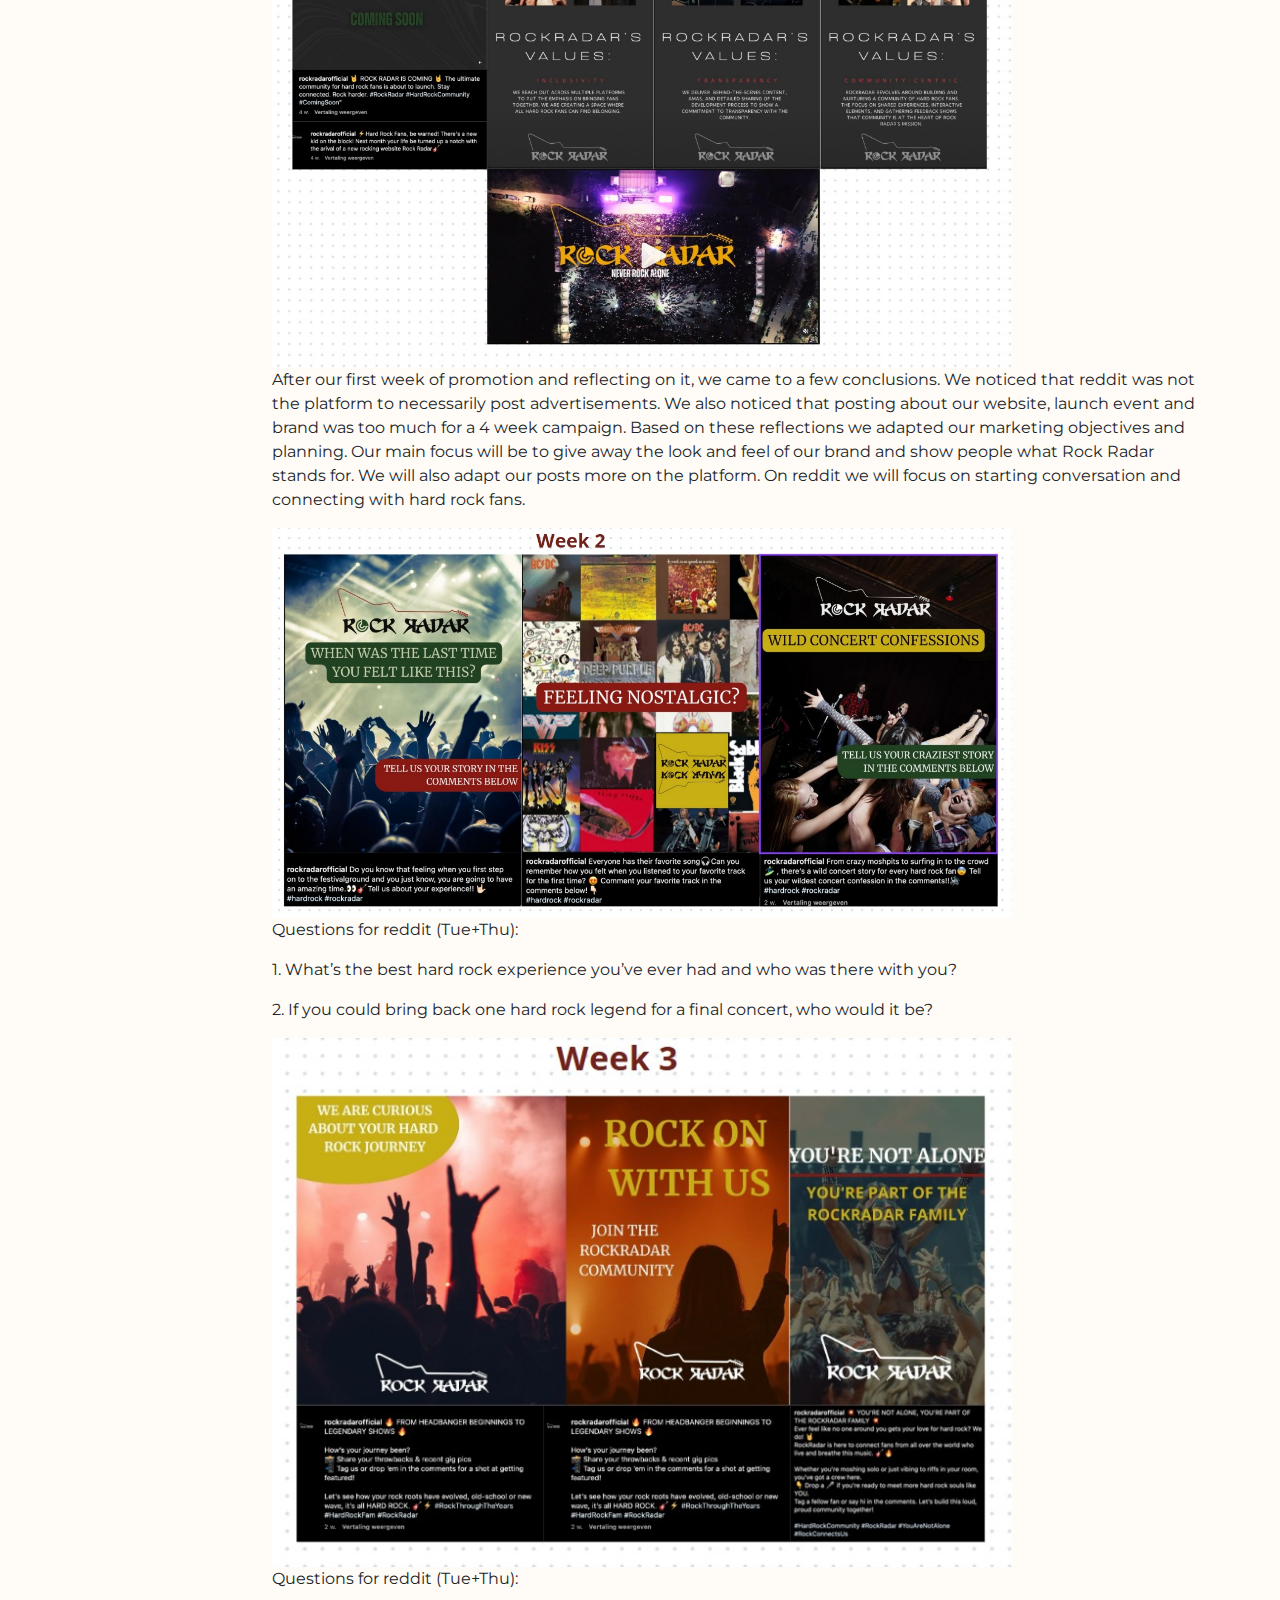
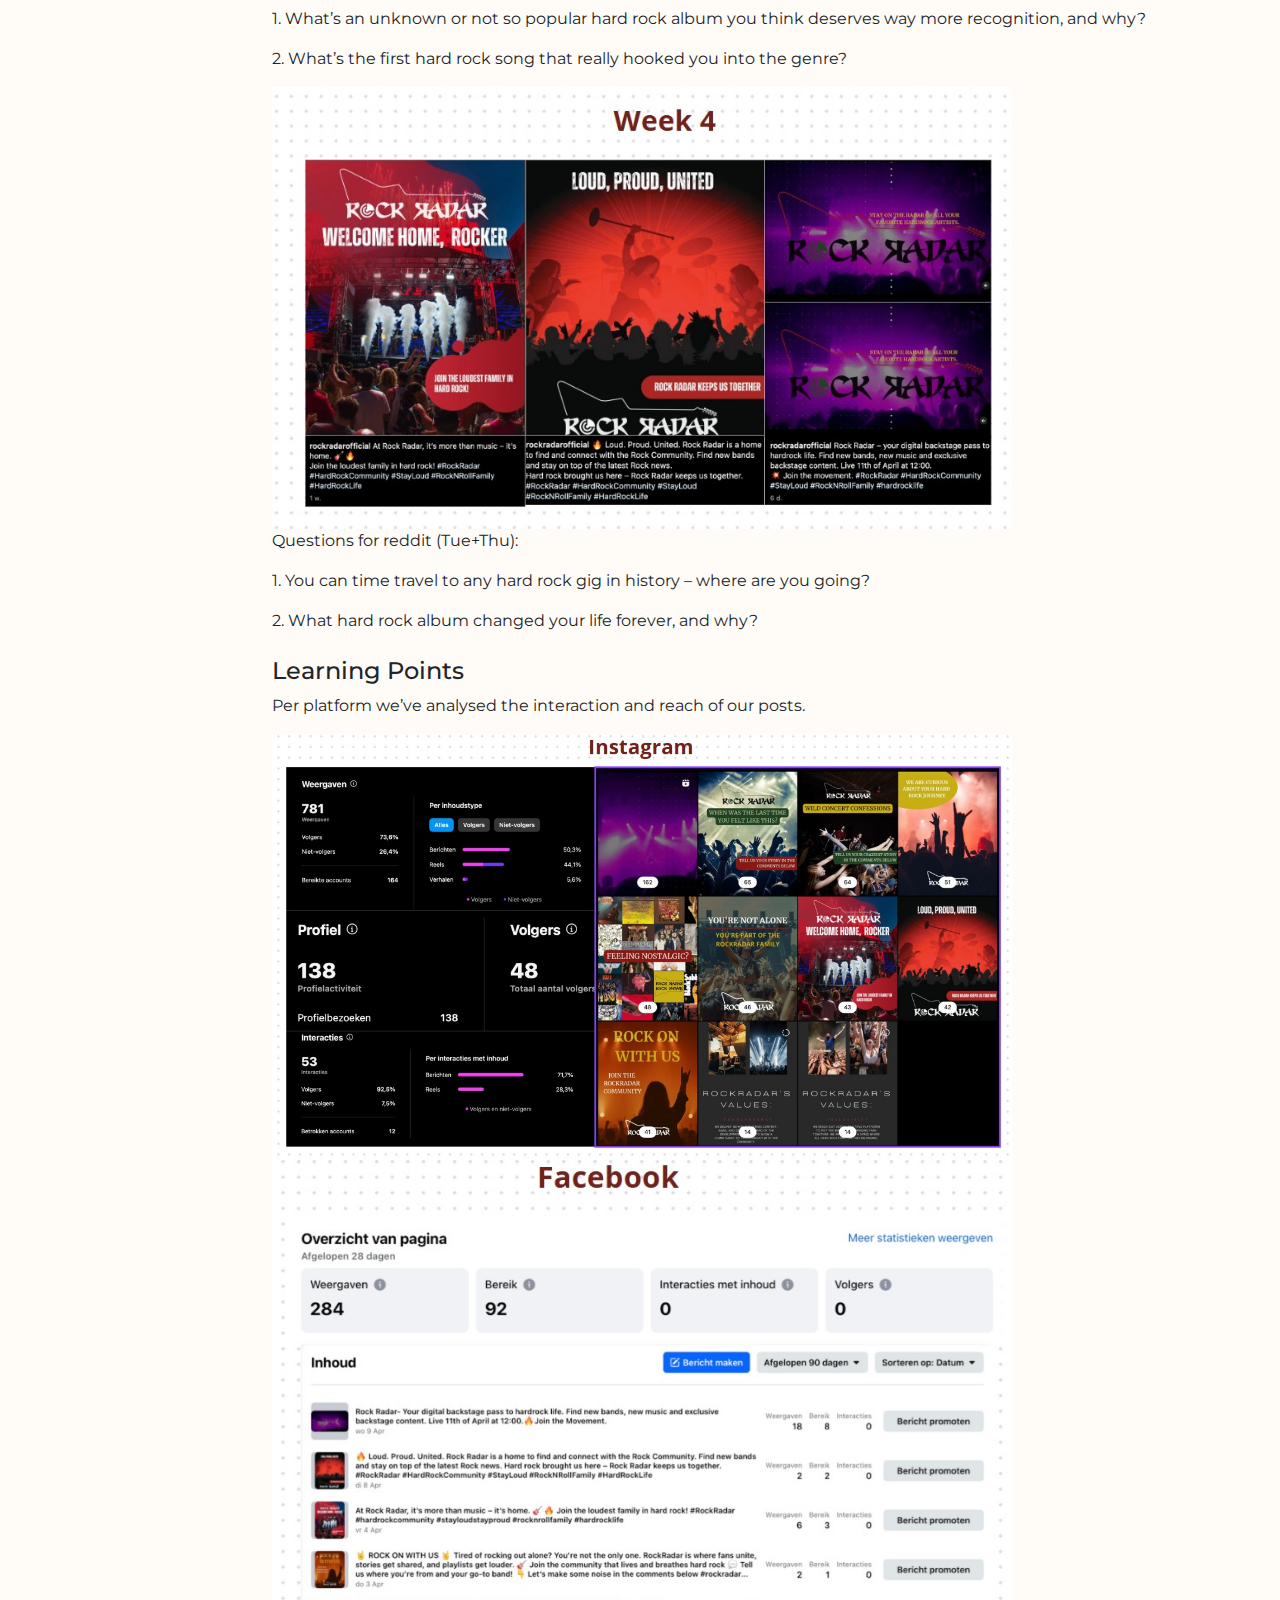
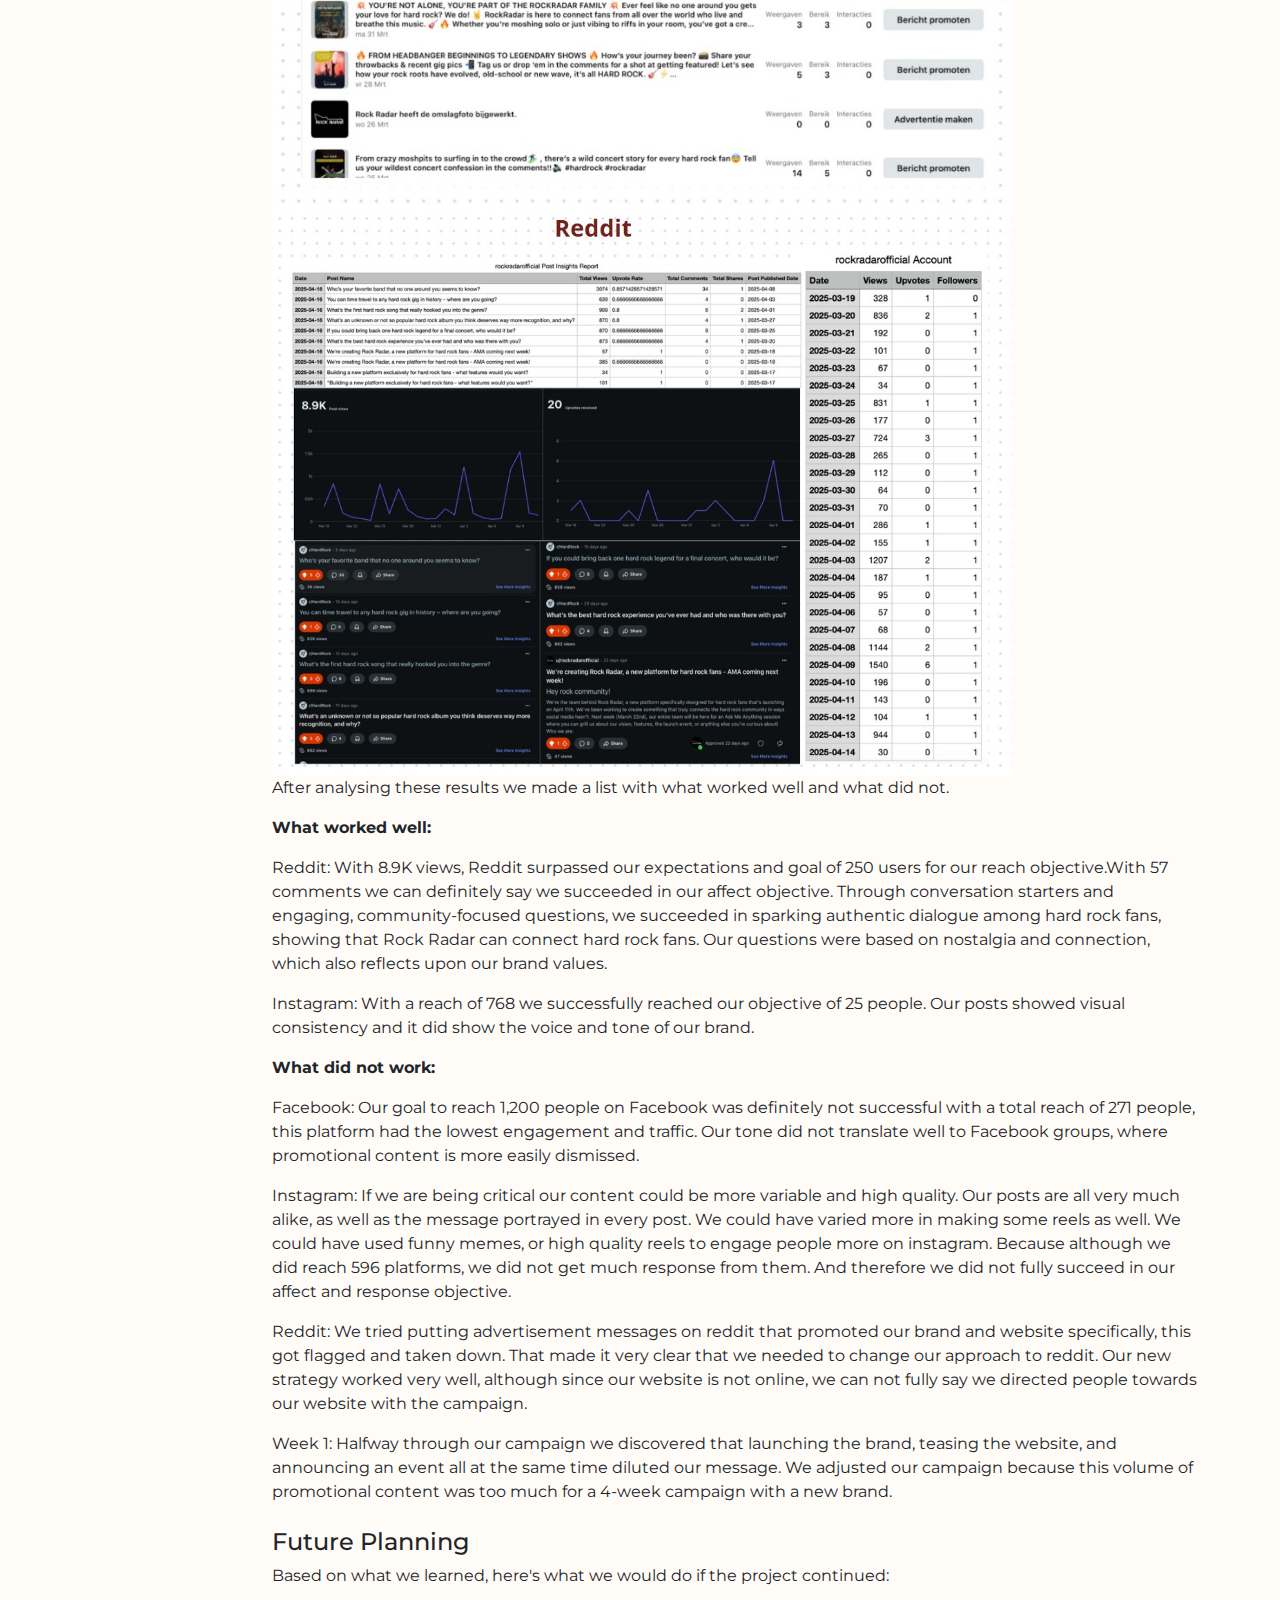
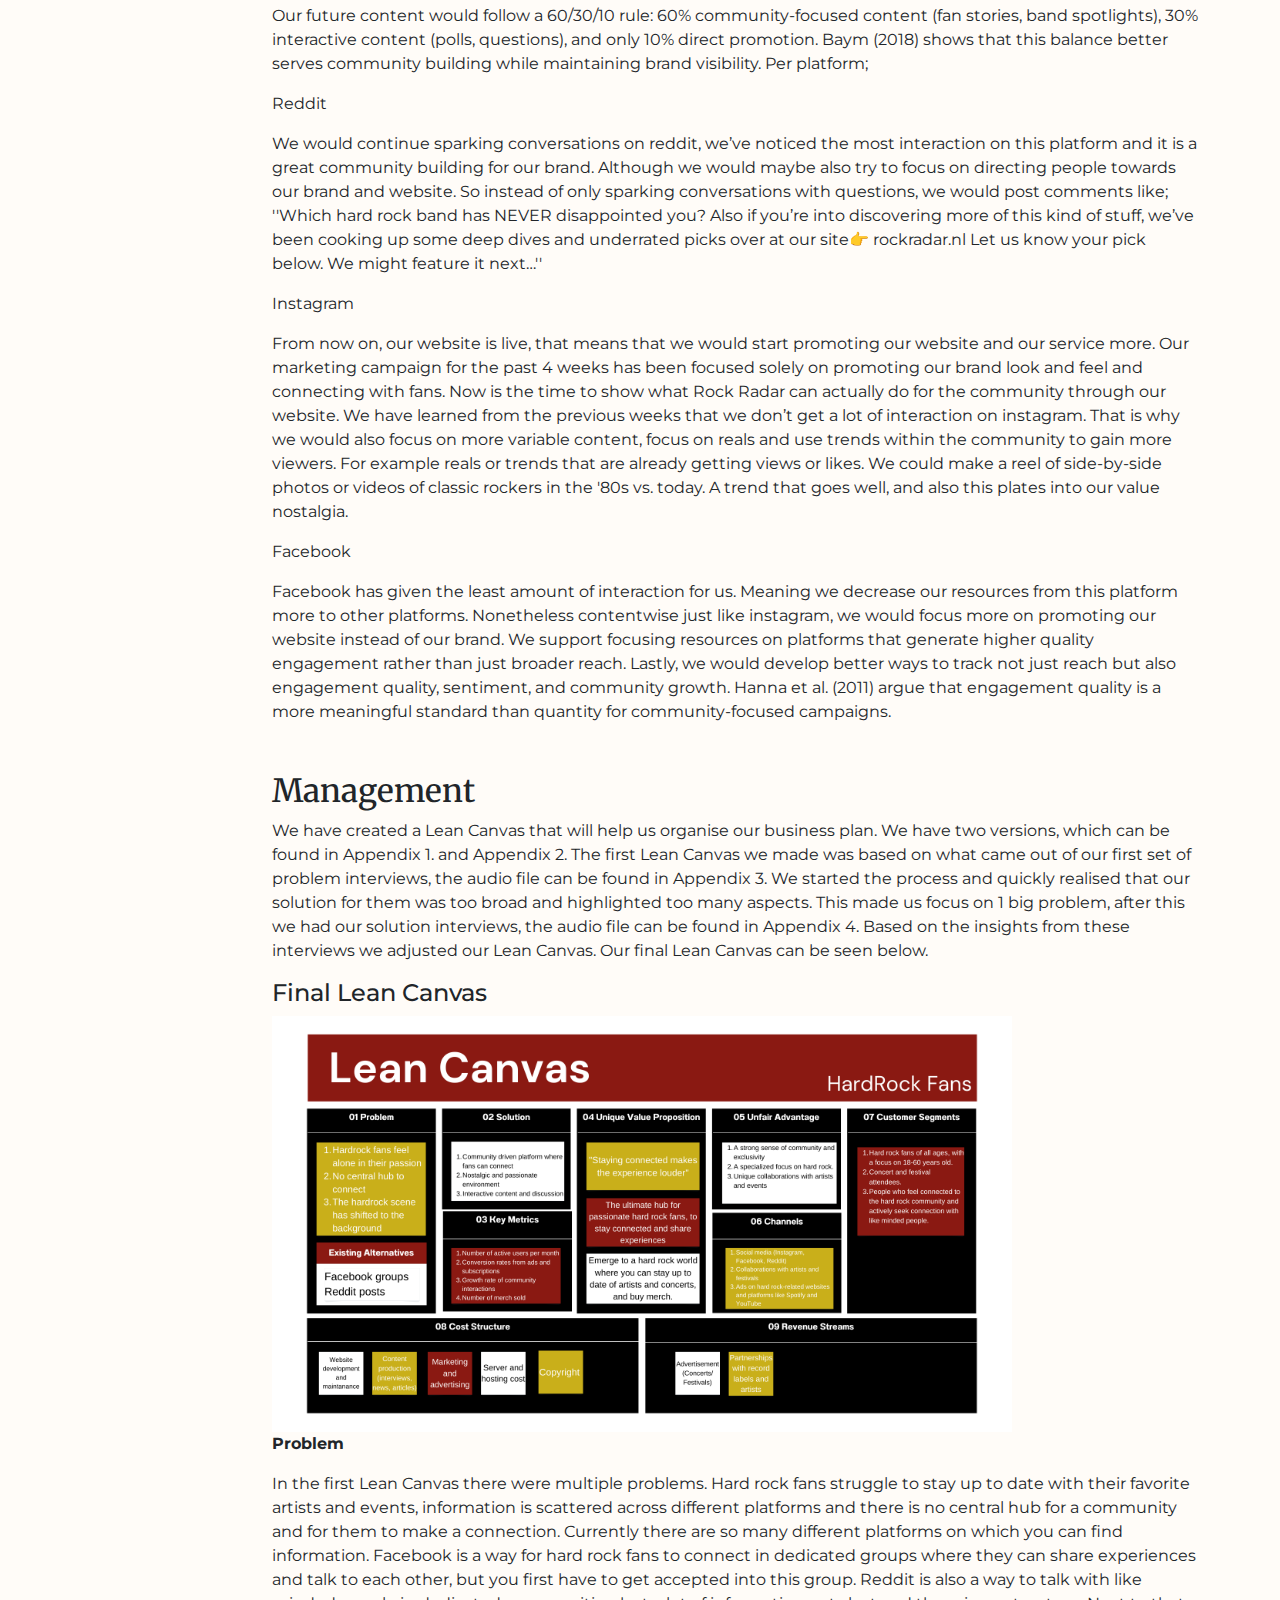
<file: corporate.html>
<!doctype html>
<html lang="en">
  <head>
    <meta charset="utf-8">
    <meta name="viewport" content="width=device-width, initial-scale=1">

    <!-- Bootstrap CSS -->
    <link href="https://cdn.jsdelivr.net/npm/bootstrap@5.3.3/dist/css/bootstrap.min.css" rel="stylesheet" integrity="sha384-QWTKZyjpPEjISv5WaRU9OFeRpok6YctnYmDr5pNlyT2bRjXh0JMhjY6hW+ALEwIH" crossorigin="anonymous">

    <!-- Own Styles -->
    <link rel="stylesheet" href="css/styles.css">

    <!-- Bootstrap Javascript -->
    <script src="https://cdn.jsdelivr.net/npm/bootstrap@5.3.3/dist/js/bootstrap.bundle.min.js" integrity="sha384-YvpcrYf0tY3lHB60NNkmXc5s9fDVZLESaAA55NDzOxhy9GkcIdslK1eN7N6jIeHz" crossorigin="anonymous"></script>

    <title>Rock Radar - Corporate</title>

    <!-- Google Analytics code goes just below here (check PRJ4 Guide for details) -->

    <!-- End of Google Analytics code -->
    
  </head>
  <body data-bs-spy="scroll" data-bs-target="#navbar-corporate" data-bs-smooth-scroll="true">

    <!-- Navigation bar, adapted from https://getbootstrap.com/docs/5.1/components/navbar/ -->
<nav class="navbar navbar-expand-lg navbar-light">
  <div class="container-fluid">
     <a class="navbar-brand" href="index.html">
       <img src="images/logo-mockup-new-wit.png" width="106" height="39" alt="logo rockradar">
     </a>
    <button class="navbar-toggler" type="button" data-bs-toggle="collapse" data-bs-target="#navbarSupportedContent" aria-controls="navbarSupportedContent" aria-expanded="false" aria-label="Toggle navigation">
      <span class="navbar-toggler-icon"></span>
    </button>
    <div class="collapse navbar-collapse" id="navbarSupportedContent">
      <ul class="navbar-nav me-auto mb-2 mb-lg-0">
        <li class="nav-item">
          <a class="nav-link active nav-text-large text-white" aria-current="page" href="index.html">Home</a>
        </li>
        <li class="nav-item">
          <a class="nav-link active nav-text-large text-white" aria-current="page" href="chats.html">Chats</a>
        </li>
        <li class="nav-item dropdown">
          <a class="nav-link dropdown-toggle active nav-text-large text-white" aria-current="page" href="#" id="navbarDropdown" role="button" data-bs-toggle="dropdown" aria-expanded="false">
            Latest News
          </a>
          <ul class="dropdown-menu" aria-labelledby="navbarDropdown">
            <li><a class="dropdown-item" href="upcomingevents.html">Upcoming Events</a></li>
            <li><a class="dropdown-item" href="newbandradar.html">New Band Radar</a></li>
          </ul>
        </li>
        <li class="nav-item">
          <a class="nav-link active nav-text-large text-white" aria-current="page" href="aboutus.html">About Us</a>
        </li>
        <li class="nav-item">
          <a class="nav-link active nav-text-large text-white" aria-current="page" href="corporate.html"><b>Corporate</b></a>
        </li>
      </ul>
      <!-- Login button added here -->
      <div class="d-flex">
        <a href="login.html" class="btn" style="background-color: #c9af1a; color: white;">Log In</a>
      </div>
    </div>
  </div>
</nav>
    <!-- End of navigation bar -->

    <main class="container-fluid container-xl">
      <div class="row">
        <div class="col-sm-4 col-md-3 col-lg-2 py-4">
          <nav id="navbar-corporate" class="nav sticky-sm-top flex-row flex-sm-column lh-1 justify-content-sm-between">
            <a class="nav-link p-0 mb-sm-3 fs-5 me-2 me-sm-0 text-decoration-none" href="#general">General</a>
            <a class="nav-link p-0 mb-sm-3 fs-5 me-2 me-sm-0 text-decoration-none" href="#content">Content</a>
            <a class="nav-link p-0 mb-sm-2 fs-5 me-2 me-sm-0 text-decoration-none" href="#production">Production</a>
            <nav class="nav d-none d-sm-flex flex-column mb-2">
              <a class="nav-link ms-3 p-0 mb-2" href="#production-1">Design Elements</a>
              <a class="nav-link ms-3 p-0 mb-2" href="#production-2">Credits</a>
              <a class="nav-link ms-3 p-0 mb-2" href="#production-3">Testing Report</a>
            </nav>
            <a class="nav-link p-0 mb-sm-2 fs-5 me-2 me-sm-0 text-decoration-none" href="#marketing">Marketing</a>
            <nav class="nav d-none d-sm-flex flex-column mb-2">
              <a class="nav-link ms-3 p-0 mb-2" href="#marketing-1">Context of campaign and promotional activities</a>
              <a class="nav-link ms-3 p-0 mb-2" href="#marketing-2">Learning Points</a>
              <a class="nav-link ms-3 p-0 mb-2" href="#marketing-3">Future Planning</a>
            </nav>
            <a class="nav-link p-0 mb-sm-2 fs-5 me-2 me-sm-0 text-decoration-none" href="#management">Management</a>
            <nav class="nav d-none d-sm-flex flex-column mb-2">
              <a class="nav-link ms-3 p-0 mb-2" href="#management-1">Final Lean Canvas</a>
              <a class="nav-link ms-3 p-0 mb-2" href="#management-2">Validation of Assumptions</a>
            </nav>
            <a class="nav-link p-0 mb-sm-2 fs-5 me-2 me-sm-0 text-decoration-none" href="#appendix">Appendix</a>
          </nav>    
        </div>
  <div class="col-sm-8 col-md-9 col-lg-10 py-sm-4">

          <!-- Start General -->
          <h2 id="general">General Information</h2>
          <p>
            This branded website is publicly available at
            <a href="https://rockradar.github.io/rockradar/">rock-radar.github.io/</a>
          </p>
          <p>
            This website was created by:
          </p>
          <ol>
            <li>Manel Chihi (231652)</li>
			<li>Lise van Hal (232399)</li>
			<li>Serra Mertens (232663)</li>
			<li>Natalie Polderman (232970)</li>
          </ol>
          <!-- End General -->

          <!-- Start Content -->

 <h2 id="content">Content</h2>
			
		<img src="images/Logo-mockup-new.png" width="740" height="260" alt="rock radar logo">

		<p></p>	
          <p><b>Brand Vision</b></p>
		  <p> In a world where hard rock fans are hard to find, we believe in putting them on the radar and creating a home where they truly belong. Because staying connected makes the experience even louder. </p>
			
	      <p><b>Brand values, each accompanied by a piece of compelling copy</b></p>
	      <p>Connection -Rock Radar embraces a sense of connection, bringing together a community of passionate rock fans who live for the energy and the authenticity of the scene. We bring people closer to the music and closer to each other, amplifying the bond that makes hard rock a way of life.</p>
	      <p>Passion - It's often said that hard rock is a lifestyle. It means that fans form an identity around the music, it is a way of expressing oneself. Hard rock music  has a lot of energy, the rush of the electric guitar, and the adrenaline of live concerts. Rock radar wants to keep this passion and energy alive through our platform.</p>
	      <p>Comfort - Many rock fans, especially those who don’t have like-minded people in their immediate surroundings, seek a place where they can feel understood and accepted. Rock Radar creates a comforting digital space where they can feel at home within the online presence of other fans.</p>
		   <p>Nostalgia - The golden age of hard rock, it’s a memory and a connection to something bigger. From discovering your favorite band to seeing them for the first time in concert, hard rock fans enjoy the nostalgia while staying connected to the present. Rock Radar keeps this nostalgia alive by bringing fans together and connecting over the music that has shaped them and make them proud to be a hard rock fan.</p>
			
		   <p><b>Brand Persona</b></p>
			<p></p>
	      <img src="images/brandpersona.jpg" width="740" alt="brand persona">

			
	      <!-- End Content, start Production -->
          
   <h2 id="production" class="mt-5">Production</h2>
    <h4 id="production-1" class="mt-2">Design Elements</h4>
		 <img src="images/styleguide.jpg" width="740" alt="style guide">
         <p></p>
			<p><b>Logo</b></p>
			<p> The Rock Radar logo uses a bold, sharp-edged font that seamlessly fits within the ambience of hard rock. Those angular edges in the font serve as a reminder of how hard rock music feels: strong and edgy.</p>
		  <p><b>Color Palette</b></p>
			
          <p> <span class="border border-secondary rounded px-2 me-1" style="background-color: #000000;"> </span> #000000<em> Black is the color of power. A color that has long been associated with hard rock’s visual identity. It symbolizes strength, mystery, and a sense of belonging (Color Meanings, z.d.-b). For fans who may feel out of place elsewhere, black creates a safe digital space that mirrors the look and feel of the culture they love. It's a familiar backdrop where they can feel understood, accepted, and part of something real.</em>&nbsp;</p>
          <p><span class="border border-secondary rounded px-2 me-1" style="background-color: #8A1812;"> </span>#8A1812 <em>Deep Red represents energy, emotion, and urgency, all core psychological traits of red (Color Meanings, z.d.-b). It aligns directly with the passion of hard rock: the adrenaline of live shows, the intensity of sound, and the expressive identity of its fans. This color drives engagement and reflects the emotional connection users have with the genre and the community.</em> </p>
		  <p><span class="border border-secondary rounded px-2 me-1" style="background-color: #C9AF14;"> </span>#C9AF14 <em>Gold Yellow reflects happiness and optimism. Psychologically, yellow is tied to legacy and excellence (Color Meanings, z.d.-b). In the hard rock context, it evokes the nostalgia of classic eras, gold records, and iconic moments. It supports Rock Radar’s mission to honor the history of the genre while fostering pride among the older fans.</em> </p>
		  <p><span class="border border-secondary rounded px-2 me-1" style="background-color: #FFFFFF;"> </span>#FFFFFF <em>White is associated with simplicity and perfection. It ensures legibility and supports clean, accessible design  (Color Meanings, z.d.-b). Functionally, white balances the intensity of the darker tones and emotionally reinforces the brand’s focus on connection, creating a space where fans can clearly communicate, share, and belong.</em> </p>
			
		  <p><b>Photography Style</b></p>
		  <p>Our photos are all high-contrast and dramatic looking with:</p>
			<ul> 
			<li>Concert scenes with cool lighting</li>
			<li>Fans connecting with each other</li>
			<li>Musicians performing</li>
			<li>Either black and white photos or ones with heavy color treatment in the color of our brand</li>
			</ul>
		  <p>This photography style connects to our brand values about "Connection" and "Passion" by showing the energy and community of rock culture.</p>
			
		  <p><b>Typography</b></p>
		  <p> For Rock Radar fonts, we use these bold, heavy fonts for headlines that serve as attention grabbers. The smaller text is easier to read but still has some character to it, so it balances out being expressive but still functional.</p>
		  <p>The Seven Swordsmen font in the Rock Radar logo is very aligned with the fonts used in hard rock. Its outreach and edges perfectly fits within the edgy tunes that hard rock is known for.</p>
		  <p>The Ultra font is seen throughout the website. It is bold and thick, which exudes the same boldness of the hard rock drums.</p>
			<p>Merriwether and Montserrat are the fonts where the information is conveyed. For this reason, it needs to appear calm and clean.</p>
	      <p><b>Grid-Based Layout</b></p>
    <p>The website uses a clean, asymmetrical grid that creates an organized path for information. This allows for content presentation while maintaining visual connection across different viewport sizes.</p>
	    <p><b>Card-Based Components</b></p>
    <p>The card-style layout has a resemblance to album covers or concert tickets, which are things rock fans are used to seeing. It makes the design feel more connected to rock culture and gives it a familiar vibe. At the same time, it helps break up the info so it's easier to take in.</p>
	    <p><b>Fixed Navigation</b></p>
    <p>The header navigation helps users know where they are all the time. Since rock fans are used to that full-on concert experience, having this steady guide on the site keeps things from feeling confusing while they browse through all the content.</p>
	    <p><b>Visual Rhythm</b></p>
    <p>The way everything is spaced and lined up gives the design a kind of rhythm, which connects to how rock music is all about timing and beat. It’s a subtle way of making the site feel like a song and leads users through the content kind of like how a rock song moves from the intro to the chorus and then the bridge.</p>
	  <p><b>Content Distribution</b></p>
    <p>The site follows a vertical storytelling approach. The information architecture flows like the inverted pyramid content model: broad information which keeps narrowing down with every click.</p>
	  <p><b>Navigation Hierarchy</b></p>
    <p>The site uses simple, clear labels so users can tell what they’re clicking on before they even do it. The main navigation is clean and focused on the most important elements, which helps against our users being overwhelmed. This makes it easier for users to find what they’re actually looking for without getting lost.</p>
	  <p><b>Content Zoning</b></p>
    <p>The layout uses elements like whitespace, font styles, and color to show which content goes together. These visual cues help users understand what is part of the same section and makes the page easier to read and navigate.</p>
	  <p><b>Progressive Engagement</b></p>
    <p>The site follows the idea of the “3-click rule,” meaning users can get to the main info they need within three clicks. More detailed information is still there, just organized in a way that makes sense, so it’s easy to find without digging through too much.</p>
	  <p><b>Brand Personality Alignment</b></p>
    <p>The site has a clean and professional look, which makes it feel reliable and well put-together. At the same time, it includes dynamic elements that show Rock Radar is also modern and creative. This mix helps the brand seem both trustworthy and forward-thinking.</p>
	  <p><b>Visual Brand Language</b></p>
    <p>The site sticks to the brand’s color palette really consistently, mostly black, with red and yellow used in the right spots. Which means the colors feel purposeful and connected to the brand. Black is often seen as strong and professional, which helps build trust, especially in more serious or corporate-feeling settings.</p>
    <p><b>Marketing Strategy Support</b></p>
    <p>Rock Radar’s layout is designed to guide users toward taking action. Buttons and links that encourage sign-ups or clicks are placed in smart spots, for example, right where people are most likely to decide what to do next. It follows the idea of a marketing funnel, helping move users from just browsing to actually getting involved.</p>
	  <p><b>Value Proposition Enhancement</b></p>
    <p>The clean and simple design highlights how easy the product is to use, setting it apart from competitors. The way the information is arranged focuses more on the benefits of the product rather than just its features, which fits with the brand’s solution-driven marketing approach.</p>
    <p><b>Target Audience Alignment</b></p>
    <p>The professional look and easy-to-understand layout are designed with the 18-60 age group in mind, who appreciate clear and efficient information. In today’s media, people want to get the info they need in the simplest, most straightforward way. That’s exactly what Rock Radar provides, especially on the ‘New Events’ tab.</p>
			
<h4 id="production-2" class="mt-2">Credits</h4>
          <ul>
            <li>We used the template that was provided to us: <a href="https://github.com/buas-media-interactive/prj4-group-template" target="_blank">buas-media-interactive/prj4-group-template</a></li>
            <li>We used bootstrap for some UX patterns <a href="https://getbootstrap.com/docs/5.2/" target="_blank">getbootstrap.com/docs</a></li>
			<li>When we needed help with some codes we used <a href="https://claude.ai/new" target="_blank">Claude.AI</a></li>
            <li>All our images are retrieved from: <a href="https://pixabay.com/" target="_blank">Pixabay</a>, <a href="https://www.pexels.com/nl-nl/" target="_blank">Pexels</a>, <a href="https://nl.pinterest.com/" target="_blank">Pinterest</a></li>
			<li>All typography are retrieved from Google Fonts: <a href="https://fonts.google.com/specimen/Ultra" target="_blank">Ultra</a>, <a href="https://fonts.google.com/specimen/Merriweather" target="_blank">Merriweather</a>, <a href="https://fonts.google.com/specimen/Montserrat" target="_blank">Montserrat</a></li>
          </ul>
			
 <h4 id="production-3" class="mt-2">Testing Report</h4>
          <p>We conducted usability testing with four participants from our target audience, people suitable for testing. Our goals were to evaluate whether users understand the website’s purpose and identity upon their first visit. But also to see how users navigate core features, and reveal any usability blockers or confusing elements.</p>
          <p><b>Participants</b></p>
          <p>We had 4 participants aged 18-30, we divided this into two people that fit our brand persona. And two outsiders to get a broader view of the functionality of our website. All participants  engage with band content and frequently stream or discuss music. The first participant was Greta(20)- Student at Breda university, likes to listen to music. She does not necessarily listen to hard rock. However she is suitable for testing as she knows where to look for and how to be critical towards the website. The second participant is Micky (18) a student at BUas, who goes to festivals frequently. She has a passion for music and likes to stay up to date of new music and events. She uses TikTok and Instagram frequently. The third participant was Lani(21), she is a student at Breda university of applied sciences. She is a Hard rock fan, listens to the music and from time to time goes to a concert. Our last participant was Elena(22), she is also a student at BUAS, she is not a hard rock fan. She does have a passion for music and dance.</p>
			
		  <p><b>Testing tasks</b></p>
		  <p>All participants were asked to complete the following tasks:</p>
		  <p>By looking at the homepage and without clicking to any other pages, can you try to describe as best as you can what you think this site is about?</p>
		  <p>Can you please log in to your account on this website?</p>
		  <p>So after you login into your account, you would like to find new hard rock fans to connect with, where would you go to find that connection?</p>
		  <p>Imagine you’re trying to discover new upcoming hard rock bands or look for exclusive music content. Where would you go?</p>
		  <p>Can you act like you are part of a new hard rock band and you would like to be promoted. How would you get in touch with Rock radar to be featured on the website</p>
		  <p>Can you try to find out what the mission of Rock Radar is? So after discovering the website, can you now again describe as best as you can what you think this website is about?</p>
		  <p>These tasks represent key user journeys, it will test if information is findable, if it's user friendly and it will reflect what the participants think the website’s goal is.</p>
		  <p>Additional questions after testing:</p>
		  <p>Was there anything different about the site than what you expected based on your first impression?</p>
		  <p>On a scale from 1–5, how easy was it to find what you needed?</p>
			<p>What would have made it a 5? Were there any parts of the website where you expected to click something or go somewhere, but it wasn’t clear how?</p>
	  
	  <p><b>Findings</b></p>
    <p>During the usability testing users described the homepage as clear and visually aligned with their expectations. Some participants noted that it felt a little empty and it lacked engaging content that could encourage further exploration. It gave off a strong impression of being a hub for rock music, however some participants stated that it was not immediately obvious that the site is meant for connecting hard rock fans beyond offering information about events. The existing description text explaining the purpose of the site was seen as useful but poorly positioned. Users didn’t notice it right away, which delayed their understanding of the website's full function. The “ sign up as a band” button was very hard to find, which is a key feature.</p>
	  
	  <p><b>Improvements</b></p>
    <p>Homepage should be more filled up more, with information of our brand and our website and more links or shortcuts to content for quicker access. The sign up button for the band needs to be more dominant, maybe at the homepage already or a separate page in the menu above.</p>
		  <!-- End Production, start Marketing -->

          <h2 id="marketing" class="mt-5">Marketing</h2>
          <h4 id="marketing-1" class="mt-2">Context of campaign and promotional activities</h4>
          <p><b>Target Audience</b></p>
          <p>Our target audience consists of hard rock fans aged 18-60 who actively follow bands, attend concerts and engage with rock culture. We target music enthusiasts who value self-expression, boldness and the feeling of community. Our Brand persona you can find underneath; 
            Historically, the hard rock audience has been dominated by male and white as well as age is skewed a little older. Nowadays this has broadened its horizon, turning into younger audiences as well (Henry, 2012).
            There is also a difference within the community. Casual fans are attracted by outdoor concerts and festivals, where the overall atmosphere of the experience is very important. Loyal fans are more prone to bundled or packaged events with other relevant bands or experiences. And then we have the die hard fans who are tempted by VIP packages. </p>
			
		  <p> <b>Platform Usage</b></p>
		  <p>Hard rock fans interact with their favorite musicians through social media. We see that hard rock bands mostly use platforms like Facebook, Twitter, and Instagram to share updates, tour dates, and behind the scenes content. So these platforms are mostly used to search and receive news (W.A, 2024).
			  Also platforms such as dedicated forums or Reddit are popular among the community for discussion, sharing experiences, or brand related content. These platforms foster a sense of community and here they communicate and try to connect with others (Culture Case, n.d.).
			  As to listening behaviors in hard rock fans, it shows that they use a mix of traditional and modern channels. Radio playing is an important part in listening as well as cd’s. </p>
			
		  <p> <b>Content Preferences</b></p>
		  <p>Fans show that they have a strong interest in exclusive content such as behind the scene footage, interviews with artists or bands, and live performance recording. They appreciate authenticity and value direct interactions with artists. There is also a strong engagement in online communities. Fans actively participate by sharing opinions on music quality, concert experiences, and personal stories related to their favorite bands. </p>
			
	      <p><b>Communication objectives</b></p>
	      <p>Reach</p>
	      <p>Our campaign will target a multi-platform approach to maximize audience reach:</p>
			<ul>
  <li>Instagram: 25 people through targeted posts and stories</li>
  <li>Reddit: 250 people via relevant hard rock community forums and threads</li>
  <li>Facebook: 1,200 people through dedicated hard rock groups and fan pages</li>
</ul>
          <p>This gives us a total potential reach of approximately 1,475 people who will see our message. We've established these targets based on Henry's (2012) demographic research on hard rock audiences and platform usage patterns among music fans. </p>
			
		  <p> Affect</p>
		  <p>Our campaign aims to create new connections between hard rock fans by creating a sense of community. We want hard rock fans to feel comfortable and have fun conversations with like minded people. According to Baym (2018), music communities thrive on shared experiences and exclusive content, which we'll leverage to create this emotional connection.</p>
		  <p>Response</p>
		  <p>We expect our audience to:</p>
		  <ul>
  <li>Be aware of our brand across platforms</li>
  <li>Visit and register on our website</li>
  <li>Spread word-of-mouth about Rock Radar within their own hard rock communities</li>
</ul>
		  <p> This response aligns with findings from Salo et al. (2013) that music fans actively share positive experiences with their peers when they feel part of an authentic community. We want to create that community for them.</p>
		  <p>Platforms</p>
		  <p>Based on our research into hard rock fan behaviors (W &amp; W, 2024; Culture.Case, n.d.), we've selected the following platforms:
		  <ul>
  <li>Instagram: For visual storytelling and brand promotion</li>
  <li>Facebook: For community building in established hard rock groups and broader reach</li>
  <li>Reddit: For in-depth discussions, community engagement, and connecting with dedicated hard rock enthusiasts</li>
</ul>
		  <p>According to Lingel and Naaman (2012), selecting platforms where audiences already gather is crucial for community-based marketing campaigns, which is why we chose Facebook, Instagram, and Reddit based on our research showing these are key channels for hard rock fans. </p>
			
	      <p> Campaign</p>
	      <p>What is the campaign about?
		      Our campaign will create excitement, connection and sense of coming home. The campaign is centered around creating as much brand awareness as possible.
		      Our campaign has two big components; platform integration, we want to establish a strong presence in Facebook groups, Reddit and Instagram to send out updates and engage with the community. And community building, to show that the brand connects our fans immediately, strengthen user engagement and the sense of community. </p>
			
			<p><b>What is the message?</b></p>
		  <p>The message we want to convey with this campaign is that we can bring together hard rock fans, especially if you don’t really have someone in your environment. Because staying connected makes the experience louder. </p>
			
		  <p><b>Objective described in smart method</b></p>
		  <p>Our campaign objectives follow the SMART methodology to make sure our goals are clear and measurable:</p>
		  <p>Specific: Launch the Rock Radar website with community-focused posts that bring hard rock fans together while creating our brand presence on Instagram, Facebook, and Reddit.</p>
		  <p>Measurable: Reach 1,475 people through our platforms (25 on Instagram, 250 on Reddit, and 1,200 on Facebook) during our 4-week campaign from March 14 to April 11, 2025.</p>
		  <p>Achievable: We've set realistic reach numbers based on typical engagement rates for hard rock fans and chosen platforms where our target audience spends their time.</p>
		  <p>Relevant: Our campaign addresses the need for connection within the hard rock community, creating online opportunities for fans to engage with each other and our brand.</p>
		  <p>Time-bound: The campaign has a clear timeline, starting March 14 and ending with our website launch on April 11, giving us 4 weeks to build excitement.
			  Successfully launch the Rock Radar website by fostering a strong online community of hard rock fans through engaging content on Instagram, Facebook, and Reddit. Achieve a total reach of 1,475 people during our 4-week campaign (March 14 – April 11, 2025) while establishing our brand presence and driving traffic to the website.</p>
		  <p><b>Planning/Timeline</b></p>
		  <p>Our campaign will follow a strategic 4-week timeline designed to build momentum. Our platforms are visitable through these links, there are screenshots from our pages underneath:</p>
			
		  <p><b>Weekly layout</b></p>
			<p>Monday: Instagram &amp; Facebook post 1 - Tuesday: Reddit post 1 - Wednesday: Instagram &amp; Facebook post 2 - Thursday: Reddit Post 2 - Friday: Instagram &amp; Facebook post 3 </p>
			
			<img src="images/week1-socials.jpg" width="740" alt="week 1 socials">
			
		  <p>After our first week of promotion and reflecting on it, we came to a few conclusions. We noticed that reddit was not the platform to necessarily post advertisements. We also noticed that posting about our website, launch event and brand was too much for a 4 week campaign. Based on these reflections we adapted our marketing objectives and planning. Our main focus will be to give away the look and feel of our brand and show people what Rock Radar stands for. We will also adapt our posts more on the platform. On reddit we will focus on starting conversation and connecting with hard rock fans.</p>
			
			<img src="images/week2-socials.jpg" width="740" alt="week 2 socials">
			
		  <p>Questions for reddit (Tue+Thu):</p>
		  <p>1. What’s the best hard rock experience you’ve ever had and who was there with you?</p>
		  <p>2. If you could bring back one hard rock legend for a final concert, who would it be? </p>
			
			<img src="images/week3-socials.jpg" width="740" alt="week 3 socials">
			
	      <p>Questions for reddit (Tue+Thu):</p>
	      <p>1. What’s an unknown or not so popular hard rock album you think deserves way more recognition, and why?</p>
		  <p>2. What’s the first hard rock song that really hooked you into the genre?</p>
			
			<img src="images/week4-socials.jpg" width="740" alt="week 4 socials">
			
		  <p>Questions for reddit (Tue+Thu):</p>
		  <p>1. You can time travel to any hard rock gig in history – where are you going?</p>
			<p>2. What hard rock album changed your life forever, and why?</p>
			
			
<h4 id="marketing-2" class="mt-4">Learning Points</h4>
          <p>Per platform we’ve analysed the interaction and reach of our posts.</p>
			
		<img src="images/instagram-learningpoints.jpg" width="740" alt="instagram learning points">
		<img src="images/facebook-learningpoints.jpg" width="740" alt="facebook learning points">
		<img src="images/reddit-learningpoints.jpg" width="740" alt="reddit learning points">

		  <p> After analysing these results we made a list with what worked well and what did not.</p>
		  <p><b>What worked well:</b></p>
		  <p>Reddit: With 8.9K views, Reddit surpassed our expectations and goal of 250 users for our reach objective.With 57 comments we can definitely say we succeeded in our affect objective. Through conversation starters and engaging, community-focused questions, we succeeded in sparking authentic dialogue among hard rock fans, showing that Rock Radar can connect hard rock fans. Our questions were based on nostalgia and connection, which also reflects upon our brand values.</p>
		  <p>Instagram: With a reach of 768 we successfully reached our objective of 25 people. Our posts showed visual consistency and it did show the voice and tone of our brand.</p>
		  <p><b>What did not work:</b></p>
		  <p>Facebook: Our goal to reach 1,200 people on Facebook was definitely not successful with a total reach of 271 people, this platform had the lowest engagement and traffic. Our tone did not translate well to Facebook groups, where promotional content is more easily dismissed.</p>
		  <p>Instagram: If we are being critical our content could be more variable and high quality. Our posts are all very much alike, as well as the message portrayed in every  post. We could have varied more in making some reels as well. We could have used funny memes, or high quality reels to engage people more on instagram. Because although we did reach 596 platforms, we did not get much response from them. And therefore we did not fully succeed in our affect and response objective.</p>
		  <p>Reddit: We tried putting advertisement messages on reddit that promoted our brand and website specifically, this got flagged and taken down. That made it very clear that we needed to change our approach to reddit. Our new strategy worked very well, although since our website is not online, we can not fully say we directed people towards our website with the campaign.</p>
			<p>Week 1: Halfway through our campaign we discovered that launching the brand, teasing the website, and announcing an event all at the same time diluted our  message. We adjusted our campaign because this volume of promotional content was too much for a 4-week campaign with a new brand.</p>
			
			
<h4 id="marketing-3" class="mt-4">Future Planning</h4>
          <p>Based on what we learned, here's what we would do if the project continued:</p>
          <p>Our future content would follow a 60/30/10 rule: 60% community-focused content (fan stories, band spotlights), 30% interactive content (polls, questions), and only 10% direct promotion. Baym (2018) shows that this balance better serves community building while maintaining brand visibility. Per platform;</p>
          <p>Reddit</p>
          <p>We would continue sparking conversations on reddit, we’ve noticed the most interaction on this platform and it is a great community building for our brand. Although we would maybe also try to focus on directing people towards our brand and website. So instead of only sparking conversations with questions, we would post comments like; ''Which hard rock band has NEVER disappointed you? Also if you’re into discovering more of this kind of stuff, we’ve been cooking up some deep dives and underrated picks over at our site👉 rockradar.nl Let us know your pick below. We might feature it next…''</p>
          <p>Instagram</p>
          <p>From now on, our website is live, that means that we would start promoting our website and our service more. Our marketing campaign for the past 4 weeks has been focused solely on promoting our brand look and feel and connecting with fans. Now is the time to show what Rock Radar can actually do for the community through our website. We have learned from the previous weeks that we don’t get a lot of interaction on instagram. That is why we would also focus on more variable content, focus on reals and use trends within the community to gain more viewers. For example reals or trends that are already getting views or likes. We could make a reel of side-by-side photos or videos of classic rockers in the '80s vs. today. A trend that goes well, and also this plates into our value nostalgia.</p>
          <p>Facebook</p>
          <p>Facebook has given the least amount of interaction for us. Meaning we decrease our resources from this platform more to other platforms. Nonetheless contentwise just like instagram, we would focus more on promoting our website instead of our brand. We support focusing resources on platforms that generate higher quality engagement rather than just broader reach. Lastly, we would develop better ways to track not just reach but also engagement quality, sentiment, and community growth. Hanna et al. (2011) argue that engagement quality is a more meaningful standard than quantity for community-focused campaigns. </p>
        
          <!-- End Marketing, start Management -->

<h2 id="management" class="mt-5">Management</h2>
		<p> We have created a Lean Canvas that will help us organise our business plan. We have two versions, which can be found in Appendix 1. and Appendix 2. The first Lean Canvas we made was based on what came out of our first set of problem interviews, the audio file can be found in Appendix 3. We started the process and quickly realised that our solution for them was too broad and highlighted too many aspects. This made us focus on 1 big problem, after this we had our solution interviews, the audio file can be found in Appendix 4. Based on the insights from these interviews we adjusted our Lean Canvas. Our final Lean Canvas can be seen below.</p>	

    <h4 id="management-1" class="mt-2">Final Lean Canvas</h4>

       	  <img src="images/leancanvas.png" width="740" alt="week 1 socials">

          <p class="fw-bold">Problem</p>
		  <p> In the first Lean Canvas there were multiple problems. Hard rock fans struggle to stay up to date with their favorite artists and events, information is scattered across different platforms and there is no central hub for a community and for them to make a connection. Currently there are so many different platforms on which you can find information. Facebook is a way for hard rock fans to connect in dedicated groups where they can share experiences and talk to each other, but you first have to get accepted into this group. Reddit is also a way to talk with like minded people in dedicated communities, but a lot of information gets lost and there is no structure. Next to that is Ticketmaster, where you can stay up to date about certain events, but we soon realised that if one would be a real hardrock fan they would know which events were happening.</p>
			<p>In the second Lean Canvas we tried to focus more on 1 problem, because otherwise our platform would be a scattered place and it would be difficult to find information on our website too. After the interviews we noticed that the problem lies that fans feel alone in their passion. Where hard rock used to be accepted more socially, has nowadays shifted into not being the norm anymore. With the upcoming of many new genres the group of hard rock fans have shifted into a new genre and might not be as passionate about it as they used to be. While there is also no central hub for them to connect emotionally or socially, it gets more difficult to share that passion with others.</p>
			<p><i>Changes and why is it better:</i></p>
		  <p>The original canvas focused mostly on logistical problems (news and updates) and focussed on too many problems at a time. The interviews revealed a deeper emotional issue which is that fans seek connection with like minded people, miss the nostalgia, and want to belong in a community.This change shifts the product's mission from being just a tool to being a community experience.The benefit from this is that there is a stronger emotional appeal which causes greater user engagement.</p>

          <p class="fw-bold">Solution</p>
		  <p>We noticed that it was difficult to realise a solution to all these problems and as mentioned above we wanted to focus mostly on one. In our first Lean Canvas the main focus was to provide as much information about everything. This meant real-time news and updates about events and artists. The website would provide exclusive interviews and new album releases. Additionally, there would be a place on the website where all concert and festival information would be found such as, time and date, line up, location etc. Lastly there would be community features such as forums and a platform where fans could connect with each other.</p>
		  <p>This was way too much to realise and to focus on so we decided to change the main focus of the website to a community-drive platform. From the interviews it was clear that this was the main problem that affected the most fans. In the second Lean Canvas our solution was also a nostalgic and passionate environment to bring back the ways how it used to be and let our users know that they can be proud of being a hardrock fan. We still decided to keep the interactive consent and discussion as this was preferred in our solution interviews too.</p>
			<p><i>Changes and why is it better:</i></p>
		  <p>The old solution emphasized information above connection.The new one emphasizes emotional experience, shared memory, and fan bonding. Inspired by interviewees who expressed wanting to connect and share their passion on hard rock. The benefit from this is that it makes the platform more desired and encourages interaction between fans by sharing their experiences or memories, and then eventually can evolve into a culture.</p>


          <p class="fw-bold">Key Metrics</p>
			<p>Our business model drives around the content we provide. Our content focuses on promoting new upcoming bands, our offering exclusive content to promote the bands and music displayed. New bands can contact us via our website. They pay an x amount of money to be displayed on our website. To track the performance of Rock Radar, we will focus on those two sides of our platform. The side of fans and bands. Meaning we will measure user engagement and artist acquisition.</p>
		  <p><strong>User engagement.</strong> We will keep track off the number of registered users on our website (through profiles) How active users are per week, to get an indication of their engagement.  Also the time that users spend on the site per session, are the users exploring our content?<strong>Artist acquisition.</strong> We would measure the number of bands that sign up for promotion on our website, this is our main revenue driver.  We would measure satisfaction and trust through repeated promotions from the same bands. And combining this with feedback ratings from artists. The conversion rate from all the bands who contact us to exactly make a deal for paid promotion.</p>
			<p><i>Changes and why is it better:</i></p>
		  <p>After more consideration and solution interviews we decided that the main need and enthusiasm of fans lay with music discovery and connection. That is why we decided to prioritize band promotion. This also reinforces our core brand identity. Adding merch too early could dilute our message and make it look like a fan-shop. Also from a financial point of view merchandise requires upfront investment in inventory and shipping logistics, which can be a bigger risk for a small startup.</p>


          <p class="fw-bold">Unique value proposition</p>
		  <p>In our first Lean Canvas our focus was on providing information. We created a slogan for this which was “Stay on the radar of all your favorite artists”. This slogan relates back to our brand ‘Rock Radar’ and has a hidden meaning of how one would use a radar to be aware of your surroundings. Our unique value proposition was that our website could provide a platform where all the information that was currently scattered on different platforms would be combined. But as mentioned above this business idea was too much to focus on so we narrowed it down to community building and connection.</p>
		  <p>This shift also is seen in our new slogan which is “Staying connected makes the experience even louder”. This slogan circles back to what we stand for to create a community where everyone can be proud of what they are passionate about, make new connections with like minded people and feel comfortable in this environment. It correlates to going to events together, or with people that share the same interest, would make the experience better (and therefore louder).</p>
		  <p>Our unique value proposition, which can be seen in complete in Appendix 5,  is a community-driven platform for hard rock fans who feel disconnected and nostalgic for a time when their passion was more widely shared. Many fans today struggle to find like-minded people or stay connected to the scene through fragmented platforms. Rock Radar offers a centralized hub where fans can connect, share experiences, and discover new music through social interaction, event updates, and engaging content. It helps fans feel seen and understood, while giving bands a space to promote themselves to a dedicated audience. Our unique value lies in turning music discovery into a shared emotional experience, because staying connected makes the experience even louder!</p>
			<p><i>Changes and why is it better:</i></p>
		  <p>From information-driven platform to community-driven platform. Interviews highlighted the power of connection and shared passion and this makes our users feel more connected to artists. The phrase “makes the experience louder” gives a strong emotive and brandable hook rather than the original “radar” metaphor. It aligns what our brand stands for directly into our name and mission. “Radar” still plays a subtle role in staying connected, but now the connection lies between people, their memories and their interests. While other brands such as Spotify and Ticketmaster focus on functionality and information, Rock Radar focuses on an emotional feeling. The benefit from this is that a stronger resonance causes a greater word of mouth and emotional attachment.</p>


          <p class="fw-bold">Unfair advantage</p>
			<p>We didn’t pivot that much in our unfair advantage if we compared the Lean Canvases to each other. The one thing that is different is that in our first Lean Canvas one of our unfair advantages was that we provided early ticket access to those who were subscribed to our brand. However, this changed because as mentioned above this would focus our brand into a functional and informational website which didn’t align with our values. Next to that was concluded in some of our interviews that there were enough places where you could buy tickets, there was a need however for providing dates when certain events were.</p>
		  <p>So in our second Lean Canvas we adjusted this and now Rock Radar’s unfair advantage lies in its authentic community focus and deep emotional connection with a niche but passionate audience. Unlike general music platforms or forums, we create a safe, nostalgic space exclusively for hard rock fans to connect, share, and relive their love for the genre. Our community is built around identity and belonging, not just content.</p>
		  <p>We also offer direct visibility to emerging bands, connecting them with an engaged fanbase that actively seeks new music and wants to stay updated on certain events. This emotional loyalty, combined with a targeted and growing network, is difficult to replicate. Rock Radar isn’t just another platform but it’s a home where hard rock fans feel comfortable.</p>
			<p><i>Changes and why is it better:</i></p>
		  <p>Removed merch and ticket sales to avoid becoming just another info hub and to stay focused on community-building. Shifted to an emotional and nostalgic connection as the core value, creating a deeper, more memorable user experience. Focused on fan-artist interaction, giving new bands a unique way to connect directly with passionate fans and vice versa. Built a strong brand identity around belonging and pride in being a hard rock fan which is not easily replicable by larger platforms. Simplified operations for a startup, making the platform easier to manage and grow without complex logistics such as ticket sales and merchandise.</p>


          <p class="fw-bold">Channels</p>
			<p>Our channels have stayed the same in both Lean Canvases. Based on our interviews, we use a mix of digital and community-driven channels that align with their habits and preferences. Social media platforms, like Instagram, are key for sharing short-form content, nostalgic throwbacks, and fan-driven stories that spark engagement. These platforms also allow us to promote upcoming features, artist spotlights, and community discussions in a visual, relatable way.</p>
	      <p>Reddit and Facebook Groups serve as entry points to existing online communities where hard rock fans already gather. By participating in discussions, sharing valuable content, and inviting users to join Rock Radar, we build trust and organically attract interest.</p>
	      <p>By collaborating with artists and events, we can get promotion for our website and brand via their platforms and vice versa. This goes the same for music-driven platforms such as Spotify and Youtube. They can promote our brand via personalized ads and in return we can link their platforms on our website when new music has been released by artists.</p>
	      <p><i>Why it works:</i></p>
		    <p>Instagram engages fans with visual content, nostalgia, and stories. Reddit &amp; Facebook Groups tap into existing hard rock communities for organic trust-building. By collaborating with artists &amp; events we both get mutual promotion which expands both our reach to new users. By collaborating with music platforms such as Spotify and Youtube we get cross-promotion which drives traffic to our website and vice versa. Spreading our message on different platforms fosters word-of-mouth through fan-driven content.</p>
			
         <p class="fw-bold">Customer Segments</p>
			<p>Our customer segments have stayed mostly the same. The brand RockRadar targets hard rock fans aged 18 to 60 who actively follow bands, attend concerts, and engage deeply with rock culture. This target group is based on the fact that the legal age to attend concerts is 18 and that people stop going to concerts at the age of 60. This target group values self-expression, boldness, and a strong sense of community. While the hard rock scene has traditionally been dominated by older white males, it is now expanding to include younger and more diverse fans (Henry, 2012). The target group exists of both males and females.</p>
			<p><i>Changes and why it is better:</i></p>
			<p>There is a slight shift from passive consumers to active community seekers. In the first Lean Canvas the focus was on people that actively seek new music and news and has now been shifted to people who actively seek connection with like-minded people. Interviewees described wanting to feel heard, not just watch and read.</p>


          <p class="fw-bold">Cost Structure</p>
			<p><i>Initial Lean Canvas (Appendix 1)</i></p>
		  <p>Fixed costs:</p>
		  <p>Website and app development: €7,000-15,000 initial build, €1,000-2,500 monthly maintenance. Server and hosting costs: €300-800 monthly for scalable cloud infrastructure. Content production team: €2,000-4,000 monthly for writers and content creators. Copyright licensing: €500-1,500 monthly for music licensing on website content.</p>
			<p>Variable costs:</p>
			<p>Marketing and advertising: €500-1,500 monthly based on campaign intensity. Content production: €25-100 per piece (interviews, news articles, reviews). Community management: €15-25 per hour for moderation and engagement.</p>
			<p><i>Final Lean Canvas (Appendix 2)</i></p>
			<p>Fixed costs:</p>
		  <p>Website development and maintenance: €5,000-10,000 initial build, €800-1,800 monthly. Server and hosting costs: €200-600 monthly with optimized community features. Content production team: €1,500-3,000 monthly with focus on community content. Copyright licensing: €300-1,000 monthly for music-related content.</p>
			<p>Variable costs:</p>
		  <p>Marketing and advertising: €400-1,200 monthly with emphasis on community building. Content production: €20-80 per community-focused piece. Community management: €20-30 per hour for deeper engagement facilitation. Comparison and Justification.</p>
		  <p><i>Key Differences:</i></p>
		  <p>Lowered Initial Investment: The final version has lower development costs as it focuses on community features rather than comprehensive information aggregation.Content Focus: Resources shifted from broad news coverage to targeted community-building content, reducing costs while increasing impact.Easier Data Management: The community-focused approach requires less complex data management, reducing server and maintenance costs.Efficient Marketing: Targeting a specific emotional need (connection) allows for more focused, cost-effective marketing compared to promoting a general information hub.</p>
		  <p><i>Why it works better:</i></p>
			<p>Better Alignment with User Needs: Interview results showed users care more about connection than information, making this cost structure more effective at delivering actual value. Lower Entry Barrier: Reduced costs make launching the platform more feasible as a startup with limited resources. Sustainable Growth Model: Community-focused platforms can grow organically through word-of-mouth, reducing long-term marketing costs. Clear Value Proposition: The focused approach allows more resources to be dedicated to what truly matters to users, creating a stronger product-market fit.</p>

          <p class="fw-bold">Revenue Streams</p>
			<p><i>Initial Lean Canvas (Appendix 1)</i></p>
		  <p>Primary Revenue: Advertisement: $0.50-1.50 CPM (Cost Per Mille (thousand users)) for banner ads from brands and festivals. Artist merchandise: 15-25% commission on band merch sold through platform. Ticket sales: 3-6% commission on concert tickets sold through platform. Partnerships with record labels and artists: $200-500 per promotional campaign.</p>
		  <p>Secondary Revenue: Premium subscriptions: Basic tier free, premium tier at $4.99/month for ad-free experience. Sponsored content: $150-300 per sponsored article or feature. Affiliate marketing: 5-10% commission on music gear and accessories.</p>
			<p><i>Final Lean Canvas (Appendix 2)</i></p>
		  <p>Primary Revenue: Advertisement: $0.60-1.80 CPM with targeted ads for community-engaged users. Partnerships with record labels and artists: $300-700 per artist promotion campaign. Premium community features: $3.99/month for enhanced connection tools and exclusive content.</p>
		  <p>Secondary Revenue: Sponsored community events: $200-500 per digital artist meetup or AMA session. Targeted marketing opportunities: $250-450 for brands to engage with passionate community. Affiliate marketing: 8-12% commission on music gear recommended by community members.</p>
		  <p><i>Key differences</i></p>
		  <p>Removed Merchandise and Ticket Sales: The final version eliminates direct merchandise and ticket sales to focus on community-building revenue streams.</p>
			<p>Enhanced Partnership Value: Artist partnerships now command higher rates due to more engaged, passionate community members.</p>
			<p><i>Why it works better:</i></p>
	<p><strong>More Focused Business Model:</strong> Concentrating on fewer revenue streams allows for better execution and clearer value proposition.&nbsp;</p>
	<p><strong>Lower Operational Complexity:</strong> Eliminating merchandise and ticket sales removes inventory, shipping, and customer service challenges.&nbsp;</p>
	<p><strong>Better Alignment with User Needs:</strong> Revenue is now generated primarily from delivering the connection users crave, creating a stronger win-win relationship.&nbsp;</p>
	<p><strong>Sustainable Growth Path:</strong> The community-focused model creates network effects - more users create more value, attracting more users and partners.&nbsp;</p>
	<p><strong>Deeper Brand Relationships:</strong> Moving from transactional ticket/merch sales to community engagement creates more meaningful, valuable brand partnerships.&nbsp;</p>
	<p><strong>Differentiated Market Position:</strong> The revenue model now emphasizes Rock Radar's unique value (community connection) rather than competing directly with established ticketing platforms.&nbsp;</p>
	<p><strong>Community-Focused Premium Features:</strong> Revenue now derives from users willing to pay for deeper connection rather than simply removing ads.&nbsp;</p>
			<p><strong>Higher Advertising Value:</strong> More targeted, engaged users allow for higher CPM rates despite potentially lower overall traffic.</p>
<h4 id="management-2" class="mt-2">Validation of Assumptions</h4>
          <p>Our initial assumption was that hard rock fans struggled mainly with staying up to date on their favorite artists, concerts, and releases. However, through our problem interviews, we discovered that the deeper issue wasn't information access but was the lack of meaningful connection. Many fans expressed feelings of isolation, stating that they rarely found others who shared their passion for hard rock in their immediate social circles. We noticed this shift through multiple insights such as, fans missed the sense of community, the nostalgia of shared experiences, and wanted a space to connect emotionally and socially, not just read updates. They were using platforms like Reddit and Facebook, but these felt fragmented, superficial, or unstructured.</p>
		  <p>In response, we pivoted our business model. Instead of building an informational hub, we focused on community-building and emotional engagement. Our platform evolved into a community-driven space where fans could share experiences, discover music together, and feel proud of their identity as hard rock lovers. This also meant simplifying our website, which is why we dropped complex features like merchandise and ticket sales and instead prioritized connection and artist-fan interaction. In our solution interviews, this shift was validated. Users resonated strongly with the emotional tone and concept of belonging. They appreciated the nostalgic environment, and the ability to connect with others beyond surface-level engagement. The feedback confirmed that we had addressed the real problem and that our solution delivered value in the way users truly needed.</p>

          <!-- End Management, start Appendix -->
          

          <h2 id="appendix" class="mt-5">Appendix</h2>

          <p>
            Please use the list below to provide links to evidence for all parts of your justication.
            Please double-check all links before delivering the website.
            Do not hesitate to refer to these numbers above.
          </p>

          <ol>
            <li>
              <a href="https://edubuas-my.sharepoint.com/personal/232970_buas_nl/_layouts/15/onedrive.aspx?id=%2Fpersonal%2F232970%5Fbuas%5Fnl%2FDocuments%2FAppendix%20PRJ4%20Management%2FAppendix%201%2E%20Lean%20Canvas%201%2FLean%20Canvas%201%2Epng&parent=%2Fpersonal%2F232970%5Fbuas%5Fnl%2FDocuments%2FAppendix%20PRJ4%20Management%2FAppendix%201%2E%20Lean%20Canvas%201&ga=1" target="_blank">Appendix 1. Lean Canvas 1</a>
            </li>
            <li>
              <a href="https://edubuas-my.sharepoint.com/personal/232970_buas_nl/_layouts/15/onedrive.aspx?id=%2Fpersonal%2F232970%5Fbuas%5Fnl%2FDocuments%2FAppendix%20PRJ4%20Management%2FAppendix%202%2E%20Lean%20Canvas%202%2FLean%20Canvas%202%2Epng&parent=%2Fpersonal%2F232970%5Fbuas%5Fnl%2FDocuments%2FAppendix%20PRJ4%20Management%2FAppendix%202%2E%20Lean%20Canvas%202&ga=1" target="_blank">Appendix 2. Lean Canvas 2</a>
            </li>
            <li>
              <a href="https://edubuas-my.sharepoint.com/personal/232970_buas_nl/_layouts/15/onedrive.aspx?id=%2Fpersonal%2F232970%5Fbuas%5Fnl%2FDocuments%2FAppendix%20PRJ4%20Management%2FAppendix%203%2E%20Problem%20Interviews&ga=1" target="_blank">Appendix 3. Problem Interviews</a>
            </li>
            <li>
              <a href="https://edubuas-my.sharepoint.com/personal/232970_buas_nl/_layouts/15/onedrive.aspx?id=%2Fpersonal%2F232970%5Fbuas%5Fnl%2FDocuments%2FAppendix%20PRJ4%20Management%2FAppendix%204%2E%20Solution%20Interviews&ga=1" target="_blank">Appendix 4. Solution Interviews</a>
            </li>
            <li>
              <a href="https://edubuas-my.sharepoint.com/personal/232970_buas_nl/_layouts/15/onedrive.aspx?id=%2Fpersonal%2F232970%5Fbuas%5Fnl%2FDocuments%2FAppendix%20PRJ4%20Management%2FAppendix%205%2E%20Value%20Proposition%2Fvalue%20proposition%20rock%20radar%20%281%29%2Epng&parent=%2Fpersonal%2F232970%5Fbuas%5Fnl%2FDocuments%2FAppendix%20PRJ4%20Management%2FAppendix%205%2E%20Value%20Proposition&ga=1" target="_blank">Appendix 5. Value Proposition</a>
            </li>
			 <li>
              <a href="https://edubuas-my.sharepoint.com/personal/232970_buas_nl/_layouts/15/onedrive.aspx?id=%2Fpersonal%2F232970%5Fbuas%5Fnl%2FDocuments%2FAppendix%20PRJ4%20Management%2FAppendix%206%2E%20Mock%2Dup%20Website%2FMock%2Dup%20Rock%20Radar%20website%2Epdf&parent=%2Fpersonal%2F232970%5Fbuas%5Fnl%2FDocuments%2FAppendix%20PRJ4%20Management%2FAppendix%206%2E%20Mock%2Dup%20Website&ga=1" target="_blank">Appendix 6. Mock-Up Website</a>
             </li>
			  <li>
              <a href="https://edubuas-my.sharepoint.com/personal/232970_buas_nl/_layouts/15/onedrive.aspx?id=%2Fpersonal%2F232970%5Fbuas%5Fnl%2FDocuments%2FAppendix%20PRJ4%20Management%2FAppendix%207%2E%20Testing%20Protocol&ga=1" target="_blank">Appendix 7. Testing Protocol</a>
             </li>
          </ol>
	  <p><b>Credits Marketing:</b></p>
	  <p>Baym, N. K. (2018). Playing to the crowd: Musicians, audiences, and the intimate work of connection. NYU Press.</p>
	  <p>Culture.Case. (z.d.). CultureCase  - Live and digital engagement in arts and culture. https://culturecase.org/research-category/live-and-digital/</p>
	  <p>Hanna, R., Rohm, A., &amp; Crittenden, V. L. (2011). We're all connected: The power of the social media ecosystem. Business Horizons, 54(3), 265-273. https://doi.org/10.1016/j.bushor.2011.01.007</p>
	  <p>Henry, R. (2012). Exploring the Demographics of Heavy Metal Music Users with Social Media. In BRILL eBooks (pp. 15–21). https://doi.org/10.1163/9781848881471_003</p>
	  <p>Lingel, J., &amp; Naaman, M. (2012). You should have been there, man: Live music, DIY content and online communities. New Media &amp; Society, 14(2), 332-349. https://doi.org/10.1177/1461444811417284</p>
	  <p>Salo, J., Lankinen, M., &amp; Mäntymäki, M. (2013). The use of social media for artist marketing: Music industry perspectives and consumer motivations. International Journal on Media Management, 15(1), 23-41. https://doi.org/10.1080/14241277.2012.755682</p>
	  <p>W, A., &amp; W, A. (2024, July 9). Heavy metal Radio and Social Promotion &amp; Press. ROCK N GROWL - HARD N HEAVY METAL PROMOTION. https://www.rockngrowl.com/heavy-metal-radio-and-social-promotion-press?</p>
	  <p><b>Credits Content</b></p>
	  <p>Color Meanings. (n.d.). Color meanings – discover the power and symbolism behind every hue. https://www.color-meanings.com/#yellow</p>
	  
	  
    </div>
    </main>

  </body>
</html>
</file>
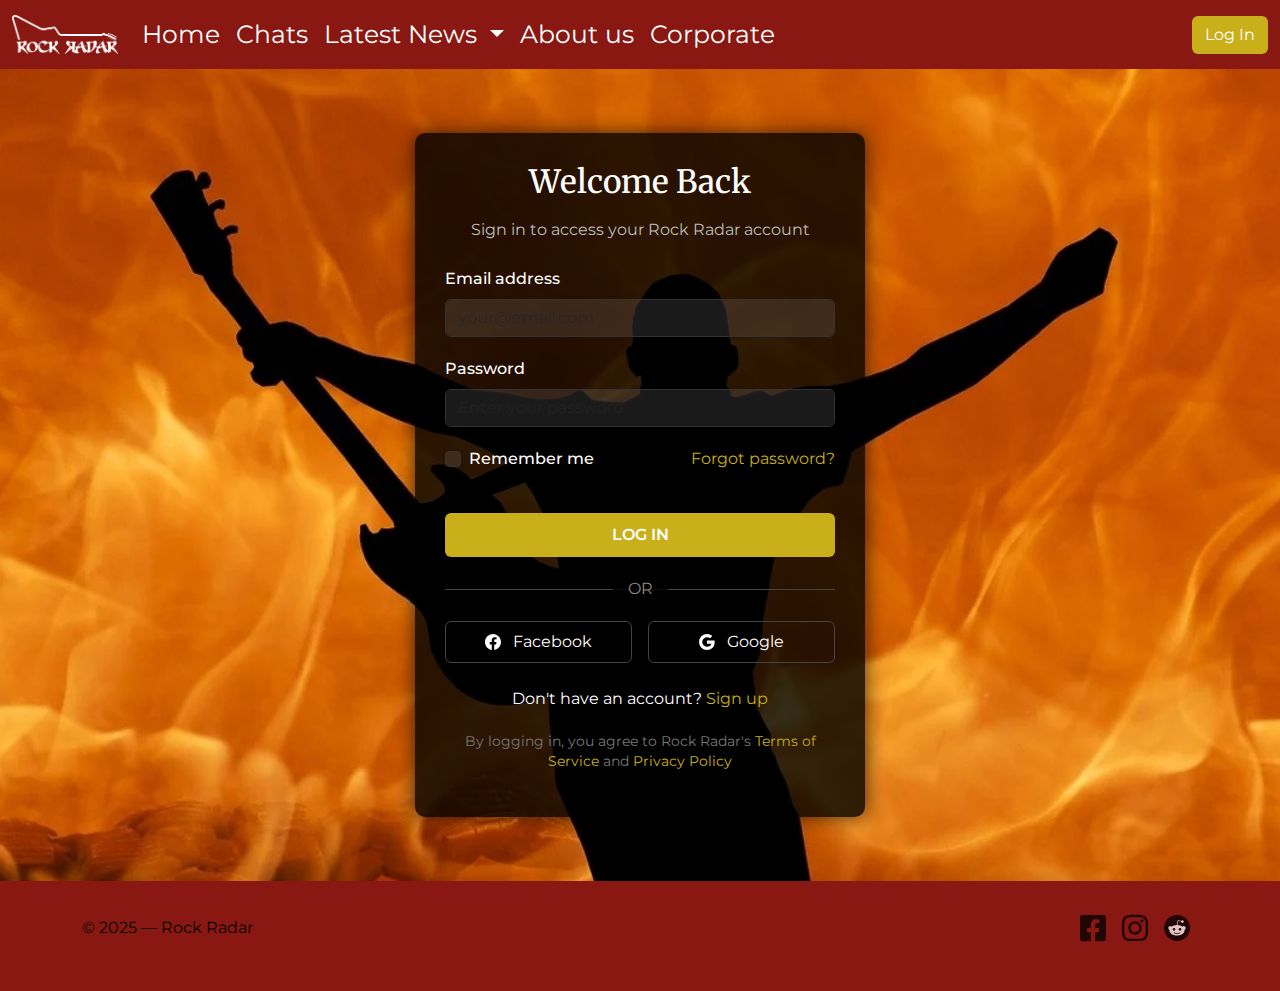
<file: login.html>
<!doctype html>
<html lang="en" class="h-100">
  <head>
    <meta charset="utf-8">
    <meta name="viewport" content="width=device-width, initial-scale=1">

    <!-- Bootstrap CSS -->
    <link href="https://cdn.jsdelivr.net/npm/bootstrap@5.3.3/dist/css/bootstrap.min.css" rel="stylesheet" integrity="sha384-QWTKZyjpPEjISv5WaRU9OFeRpok6YctnYmDr5pNlyT2bRjXh0JMhjY6hW+ALEwIH" crossorigin="anonymous">

    <!-- Own Styles -->
    <link rel="stylesheet" href="css/styles.css">

    <!-- Bootstrap Javascript -->
    <script src="https://cdn.jsdelivr.net/npm/bootstrap@5.3.3/dist/js/bootstrap.bundle.min.js" integrity="sha384-YvpcrYf0tY3lHB60NNkmXc5s9fDVZLESaAA55NDzOxhy9GkcIdslK1eN7N6jIeHz" crossorigin="anonymous"></script>

    <title>Rock Radar - Log In</title>

    <style>
      body {
        background-image: url("images/website_photo_2.jpg"); /* Using Image 4 */
        background-size: cover;
        background-position: center;
        background-repeat: no-repeat;
        background-attachment: fixed;
      }
      
      .login-container {
        background-color: rgba(0, 0, 0, 0.8);
        border-radius: 10px;
        padding: 30px;
        max-width: 450px;
        box-shadow: 0 0 20px rgba(0, 0, 0, 0.7);
      }
      
      .login-header {
        margin-bottom: 25px;
      }
      
      .login-form label {
        color: white;
        font-weight: 500;
      }
      
      .login-form input {
        background-color: rgba(255, 255, 255, 0.1);
        border: 1px solid #333;
        color: white;
        margin-bottom: 20px;
      }
      
      .login-form input:focus {
        background-color: rgba(255, 255, 255, 0.2);
        border-color: #c9af1a;
        box-shadow: 0 0 0 0.25rem rgba(201, 175, 26, 0.25);
        color: white;
      }
      
      .login-button {
        background-color: #c9af1a;
        border: none;
        padding: 10px 20px;
        font-weight: 600;
        width: 100%;
        transition: all 0.3s ease;
      }
      
      .login-button:hover {
        background-color: #b59d16;
        transform: translateY(-2px);
      }
      
      .register-link {
        color: #c9af1a;
        text-decoration: none;
        transition: all 0.3s ease;
      }
      
      .register-link:hover {
        color: #d6bc27;
        text-decoration: underline;
      }
      
      .rock-divider {
        position: relative;
        text-align: center;
        margin: 20px 0;
      }
      
      .rock-divider:before {
        content: "";
        position: absolute;
        top: 50%;
        left: 0;
        right: 0;
        height: 1px;
        background: #444;
      }
      
      .rock-divider span {
        position: relative;
        display: inline-block;
        padding: 0 15px;
        background: rgba(0, 0, 0, 0.8);
        color: #888;
      }
      
      .social-login button {
        background-color: transparent;
        border: 1px solid #444;
        color: white;
        width: 48%;
        padding: 8px;
        transition: all 0.3s ease;
      }
      
      .social-login button:hover {
        background-color: rgba(255, 255, 255, 0.1);
        transform: translateY(-2px);
      }
      
      .login-footer {
        color: #777;
        font-size: 0.85rem;
        margin-top: 20px;
      }
      
      /* Added padding to the main content container */
      .main-content {
        padding-top: 40px;
        padding-bottom: 40px;
      }
    </style>
  </head>
  
  <body class="h-100 d-flex flex-column">

    <!-- Navigation bar, adapted from https://getbootstrap.com/docs/5.1/components/navbar/ -->
    <nav class="navbar navbar-expand-lg navbar-light">
      <div class="container-fluid">
     <a class="navbar-brand" href="index.html">
       <img src="images/logo-mockup-new-wit.png" width="106" height="39" alt="logo rockradar">
     </a>
        <button class="navbar-toggler" type="button" data-bs-toggle="collapse" data-bs-target="#navbarSupportedContent" aria-controls="navbarSupportedContent" aria-expanded="false" aria-label="Toggle navigation">
          <span class="navbar-toggler-icon"></span>
        </button>

        <div class="collapse navbar-collapse" id="navbarSupportedContent">
          <ul class="navbar-nav me-auto mb-2 mb-lg-0">
            <li class="nav-item">
              <a class="nav-link active nav-text-large text-white" aria-current="page" href="index.html">Home</a>
            </li>
            <li class="nav-item">
              <a class="nav-link active nav-text-large text-white" aria-current="page" href="chats.html">Chats</a>
            </li>
            <li class="nav-item dropdown">
              <a class="nav-link dropdown-toggle active nav-text-large text-white" aria-current="page" href="#" id="navbarDropdown" role="button" data-bs-toggle="dropdown" aria-expanded="false">
                Latest News
              </a>
              <ul class="dropdown-menu" aria-labelledby="navbarDropdown">
                <li><a class="dropdown-item" href="upcomingevents.html">Upcoming Events</a></li>
                <li><a class="dropdown-item" href="newbandradar.html">New Band Radar</a></li>
              </ul>
            </li>
            <li class="nav-item">
              <a class="nav-link active nav-text-large text-white" aria-current="page" href="aboutus.html">About us</a>
            </li>
            <li class="nav-item">
              <a class="nav-link active nav-text-large text-white" aria-current="page" href="corporate.html">Corporate</a>
            </li>
          </ul>
          <!-- Login button added here -->
          <div class="d-flex">
            <a href="login.html" class="btn" style="background-color: #c9af1a; color: white;">Log In</a>
          </div>
        </div>
      </div>
    </nav>
    <!-- End of navigation bar -->

    <!-- Added a spacer div for extra margin -->
    <div class="mt-4"></div>

    <!-- Login Form Container -->
    <div class="container flex-grow-1 d-flex align-items-center justify-content-center main-content">
      <div class="login-container">
        <div class="login-header text-center">
          <h2 class="text-white mb-3">Welcome Back</h2>
          <p style="color:#BDBDBD">Sign in to access your Rock Radar account</p>
        </div>
        
        <form class="login-form">
          <div class="mb-3">
            <label for="email" class="form-label">Email address</label>
            <input type="email" class="form-control" id="email" placeholder="your@email.com" required>
          </div>
          <div class="mb-3">
            <label for="password" class="form-label">Password</label>
            <input type="password" class="form-control" id="password" placeholder="Enter your password" required>
          </div>
          
          <div class="d-flex justify-content-between mb-4">
            <div class="form-check">
              <input class="form-check-input" type="checkbox" value="" id="rememberMe">
              <label class="form-check-label text-white" for="rememberMe">
                Remember me
              </label>
            </div>
            <a href="#" class="register-link">Forgot password?</a>
          </div>
          
          <button type="submit" class="btn text-white login-button">LOG IN</button>
        </form>
        
        <div class="rock-divider">
          <span>OR</span>
        </div>
        
        <div class="social-login d-flex justify-content-between">
          <button class="btn">
            <svg xmlns="http://www.w3.org/2000/svg" width="16" height="16" fill="currentColor" class="bi bi-facebook me-2" viewBox="0 0 16 16">
              <path d="M16 8.049c0-4.446-3.582-8.05-8-8.05C3.58 0-.002 3.603-.002 8.05c0 4.017 2.926 7.347 6.75 7.951v-5.625h-2.03V8.05H6.75V6.275c0-2.017 1.195-3.131 3.022-3.131.876 0 1.791.157 1.791.157v1.98h-1.009c-.993 0-1.303.621-1.303 1.258v1.51h2.218l-.354 2.326H9.25V16c3.824-.604 6.75-3.934 6.75-7.951z"/>
            </svg>
            Facebook
          </button>
          <button class="btn">
            <svg xmlns="http://www.w3.org/2000/svg" width="16" height="16" fill="currentColor" class="bi bi-google me-2" viewBox="0 0 16 16">
              <path d="M15.545 6.558a9.42 9.42 0 0 1 .139 1.626c0 2.434-.87 4.492-2.384 5.885h.002C11.978 15.292 10.158 16 8 16A8 8 0 1 1 8 0a7.689 7.689 0 0 1 5.352 2.082l-2.284 2.284A4.347 4.347 0 0 0 8 3.166c-2.087 0-3.86 1.408-4.492 3.304a4.792 4.792 0 0 0 0 3.063h.003c.635 1.893 2.405 3.301 4.492 3.301 1.078 0 2.004-.276 2.722-.764h-.003a3.702 3.702 0 0 0 1.599-2.431H8v-3.08h7.545z"/>
            </svg>
            Google
          </button>
        </div>
        
        <div class="text-center mt-4">
          <p class="text-white">Don't have an account? <a href="#" class="register-link">Sign up</a></p>
        </div>
        
        <div class="login-footer text-center">
          <p>By logging in, you agree to Rock Radar's <a href="#" class="register-link">Terms of Service</a> and <a href="#" class="register-link">Privacy Policy</a></p>
        </div>
      </div>
    </div>
    <!-- End Login Form Container -->

    <!-- Added a spacer div for extra margin -->
    <div class="mb-4"></div>

    <!-- A footer with socials -->
    <footer class="shadow-lg mt-auto py-4" style="background-color: #8a1812; color: black;">
      <div class="container d-flex justify-content-between align-items-center">
        <p>
        © 2025 — Rock Radar</p>
        <ul class="list-unstyled d-flex align-items-center opacity-75">
          <li>
            <a href="https://www.facebook.com/profile.php?id=61573939749750" target="_blank">
              <img class="m-2" src="images/facebook.svg" alt="Follow us on" width="26">
            </a>
          </li>
          <li>
            <a href="https://www.instagram.com/rockradarofficial/" target="_blank">
              <img class="m-2" src="images/instagram.svg" alt="Follow us on Instagram" width="26">
            </a>
          </li>
          <li>
            <a href="https://www.reddit.com/user/rockradarofficial/" target="_blank">
              <img class="m-2" src="images/reddit-logo.svg" alt="Follow us on TikTok" width="26">
            </a>
          </li>
        </ul>
      </div>
    </footer>
    <!-- End of the footer -->

  </body>
</html>
</file>
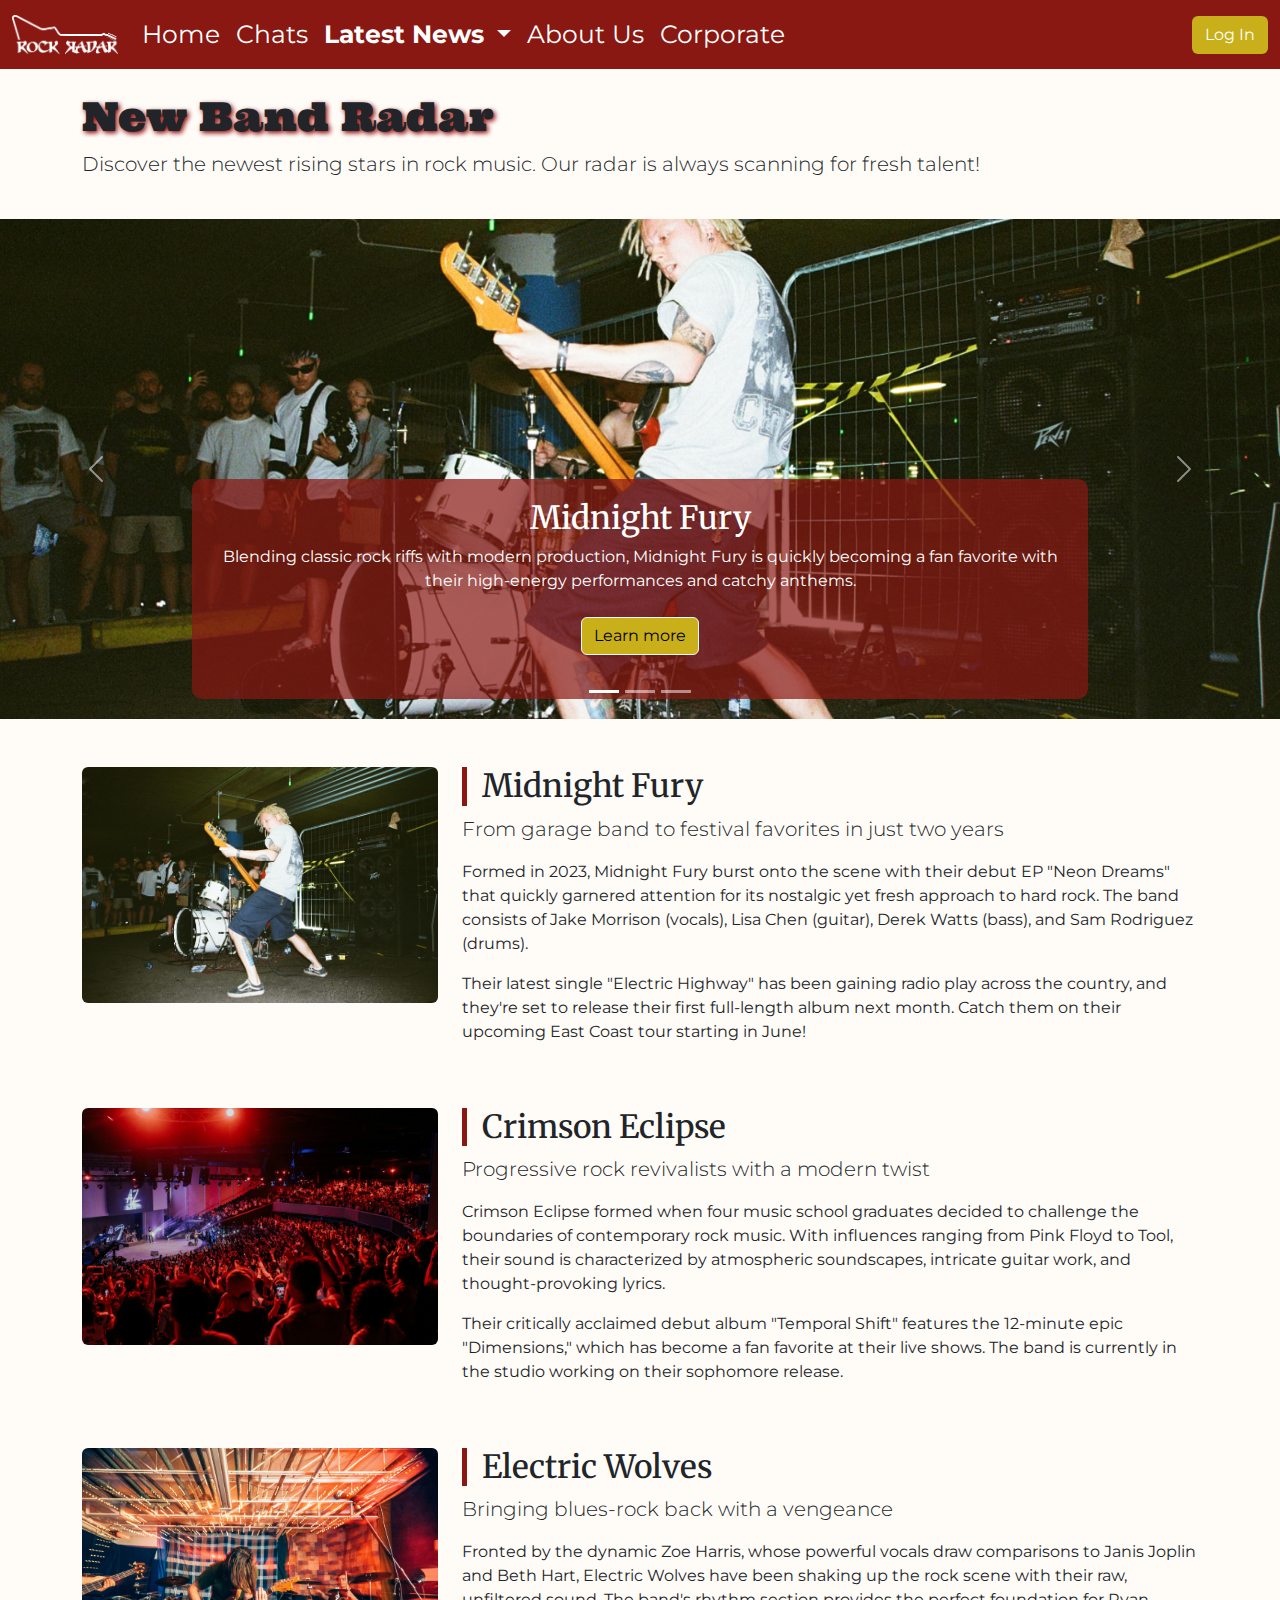
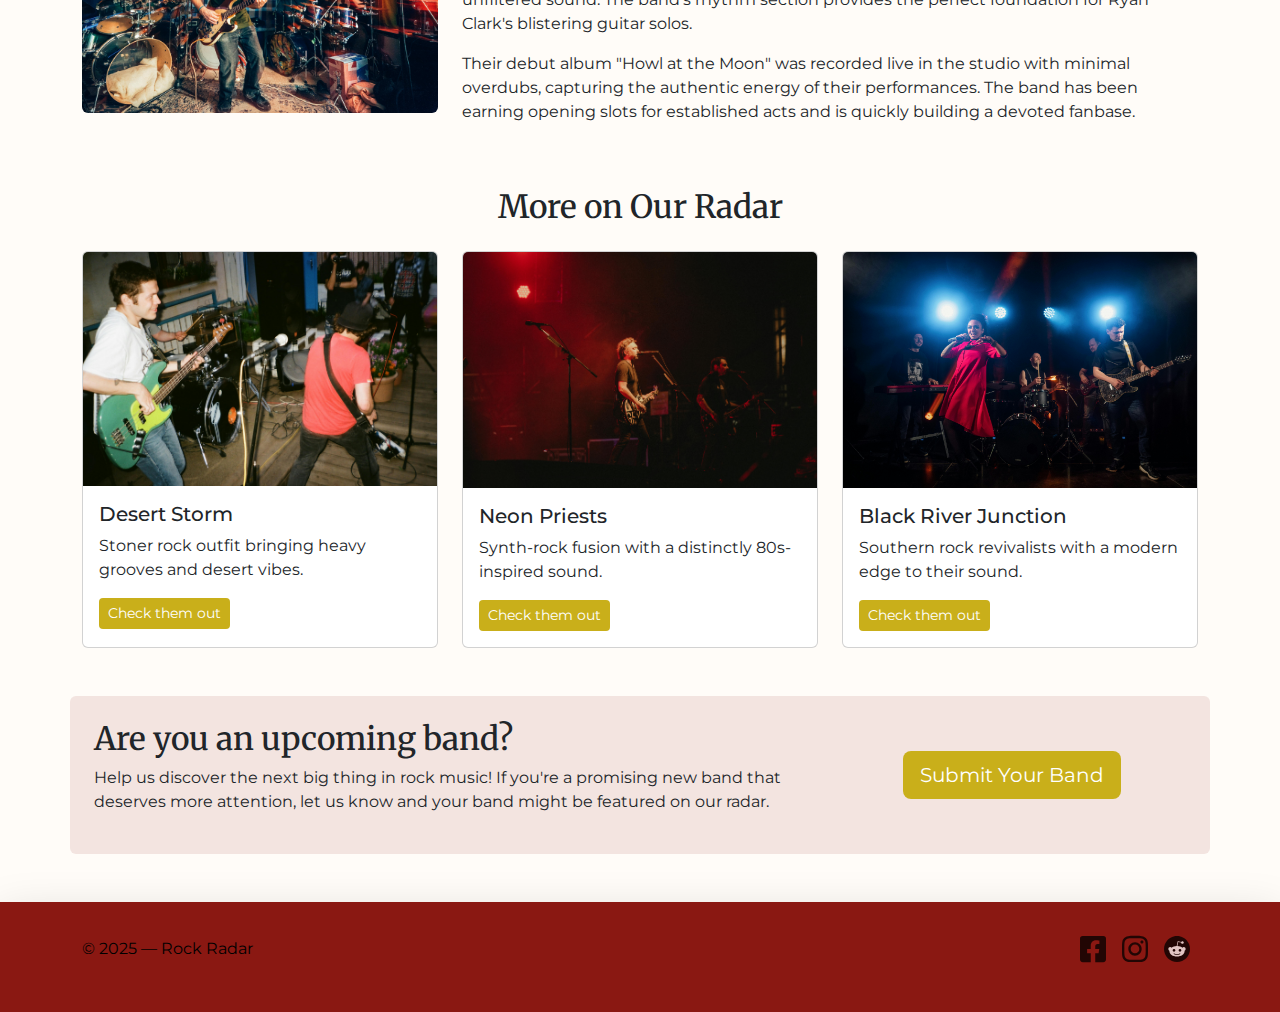
<file: newbandradar.html>
<!doctype html>
<html lang="en" class="h-100">
  <head>
    <meta charset="utf-8">
    <meta name="viewport" content="width=device-width, initial-scale=1">

    <!-- Bootstrap CSS -->
    <link href="https://cdn.jsdelivr.net/npm/bootstrap@5.3.3/dist/css/bootstrap.min.css" rel="stylesheet" integrity="sha384-QWTKZyjpPEjISv5WaRU9OFeRpok6YctnYmDr5pNlyT2bRjXh0JMhjY6hW+ALEwIH" crossorigin="anonymous">

    <!-- Own Styles -->
    <link rel="stylesheet" href="css/styles.css">

    <!-- Bootstrap Javascript -->
    <script src="https://cdn.jsdelivr.net/npm/bootstrap@5.3.3/dist/js/bootstrap.bundle.min.js" integrity="sha384-YvpcrYf0tY3lHB60NNkmXc5s9fDVZLESaAA55NDzOxhy9GkcIdslK1eN7N6jIeHz" crossorigin="anonymous"></script>

    <title>Rock Radar - New Band Radar</title>

    <!-- Google Analytics code goes just below here (check PRJ4 Guide for details) -->

    <!-- End of Google Analytics code -->
    
  </head>
  <body class="h-100 d-flex flex-column">

    <!-- Navigation bar, adapted from https://getbootstrap.com/docs/5.1/components/navbar/ -->
<nav class="navbar navbar-expand-lg navbar-light">
  <div class="container-fluid">
     <a class="navbar-brand" href="index.html">
       <img src="images/logo-mockup-new-wit.png" width="106" height="39" alt="logo rockradar">
     </a>
    <button class="navbar-toggler" type="button" data-bs-toggle="collapse" data-bs-target="#navbarSupportedContent" aria-controls="navbarSupportedContent" aria-expanded="false" aria-label="Toggle navigation">
      <span class="navbar-toggler-icon"></span>
    </button>
    <div class="collapse navbar-collapse" id="navbarSupportedContent">
      <ul class="navbar-nav me-auto mb-2 mb-lg-0">
        <li class="nav-item">
          <a class="nav-link active nav-text-large text-white" aria-current="page" href="index.html">Home</a>
        </li>
        <li class="nav-item">
          <a class="nav-link active nav-text-large text-white" aria-current="page" href="chats.html">Chats</a>
        </li>
        <li class="nav-item dropdown">
          <a class="nav-link dropdown-toggle active nav-text-large text-white" aria-current="page" href="#" id="navbarDropdown" role="button" data-bs-toggle="dropdown" aria-expanded="false">
            <b>Latest News</b>
          </a>
          <ul class="dropdown-menu" aria-labelledby="navbarDropdown">
            <li><a class="dropdown-item" href="upcomingevents.html">Upcoming Events</a></li>
            <li><a class="dropdown-item" href="newbandradar.html">New Band Radar</a></li>
          </ul>
        </li>
        <li class="nav-item">
          <a class="nav-link active nav-text-large text-white" aria-current="page" href="aboutus.html">About Us</a>
        </li>
        <li class="nav-item">
          <a class="nav-link active nav-text-large text-white" aria-current="page" href="corporate.html">Corporate</a>
        </li>
      </ul>
      <!-- Login button added here -->
      <div class="d-flex">
        <a href="login.html" class="btn" style="background-color: #c9af1a; color: white;">Log In</a>
      </div>
    </div>
  </div>
</nav>
    <!-- End of navigation bar -->

    <!-- Page Header -->
    <section class="container my-4">
      <h1 >New Band Radar</h1>
      <p class="lead">Discover the newest rising stars in rock music. Our radar is always scanning for fresh talent!</p>
    </section>

    <!-- Featured Bands Carousel -->
    <section class="container-fluid p-0 mb-5">
      <div id="bandCarousel" class="carousel slide" data-bs-ride="carousel">
        <div class="carousel-indicators">
          <button type="button" data-bs-target="#bandCarousel" data-bs-slide-to="0" class="active" aria-current="true" aria-label="Band 1"></button>
          <button type="button" data-bs-target="#bandCarousel" data-bs-slide-to="1" aria-label="Band 2"></button>
          <button type="button" data-bs-target="#bandCarousel" data-bs-slide-to="2" aria-label="Band 3"></button>
        </div>
        <div class="carousel-inner">
          <!-- Band 1 -->
          <div class="carousel-item active">
            <img src="images/midnightfurry.jpg" class="d-block mx-auto w-100" alt="Midnight Fury" style="max-height: 500px; object-fit: cover;">
            <div class="carousel-caption" style="background-color: rgba(138, 24, 18, 0.7); border-radius: 10px; padding: 20px;">
              <h2>Midnight Fury</h2>
              <p class="d-none d-md-block">Blending classic rock riffs with modern production, Midnight Fury is quickly becoming a fan favorite with their high-energy performances and catchy anthems.</p>
              <p>
                <a href="#midnight-fury" class="btn btn-light my-md-2" style="background-color:#c9af1a">Learn more</a>
              </p>
            </div>
          </div>
          <!-- Band 2 -->
          <div class="carousel-item">
            <img src="images/crimsoneclipse.jpg" class="d-block mx-auto w-100" alt="Crimson Eclipse" style="max-height: 500px; object-fit: cover;">
            <div class="carousel-caption" style="background-color: rgba(138, 24, 18, 0.7); border-radius: 10px; padding: 20px;">
              <h2>Crimson Eclipse</h2>
              <p class="d-none d-md-block">This powerhouse quartet from Seattle is turning heads with their progressive sound and complex arrangements, drawing inspiration from 70s rock legends.</p>
              <p>
                <a href="#crimson-eclipse" class="btn btn-light my-md-2" style="background-color:#c9af1a">Learn more</a>
              </p>
            </div>
          </div>
          <!-- Band 3 -->
          <div class="carousel-item">
            <img src="images/electricwolves.jpg" class="d-block mx-auto w-100" alt="Electric Wolves" style="max-height: 500px; object-fit: cover;">
            <div class="carousel-caption" style="background-color: rgba(138, 24, 18, 0.7); border-radius: 10px; padding: 20px;">
              <h2>Electric Wolves</h2>
              <p class="d-none d-md-block">With their blues-infused hard rock sound and charismatic frontwoman, Electric Wolves are bringing raw energy back to the rock scene with their debut album.</p>
              <p>
                <a href="#electric-wolves" class="btn btn-light my-md-2" style="background-color:#c9af1a">Learn more</a>
              </p>
            </div>
          </div>
        </div>
        <button class="carousel-control-prev" type="button" data-bs-target="#bandCarousel" data-bs-slide="prev">
          <span class="carousel-control-prev-icon" aria-hidden="true"></span>
          <span class="visually-hidden">Previous</span>
        </button>
        <button class="carousel-control-next" type="button" data-bs-target="#bandCarousel" data-bs-slide="next">
          <span class="carousel-control-next-icon" aria-hidden="true"></span>
          <span class="visually-hidden">Next</span>
        </button>
      </div>
    </section>

    <!-- Band Details Sections -->
    <section class="container mb-5">
      <!-- Band 1 Details -->
      <div id="midnight-fury" class="row mb-5">
        <div class="col-lg-4">
          <img src="images/midnightfurry.jpg" class="img-fluid rounded" alt="Midnight Fury">
        </div>
        <div class="col-lg-8">
          <h2 class="border-start border-5" style="border-color: #8a1812 !important; padding-left: 15px;">Midnight Fury</h2>
          <p class="lead">From garage band to festival favorites in just two years</p>
          <p>Formed in 2023, Midnight Fury burst onto the scene with their debut EP "Neon Dreams" that quickly garnered attention for its nostalgic yet fresh approach to hard rock. The band consists of Jake Morrison (vocals), Lisa Chen (guitar), Derek Watts (bass), and Sam Rodriguez (drums).</p>
          <p>Their latest single "Electric Highway" has been gaining radio play across the country, and they're set to release their first full-length album next month. Catch them on their upcoming East Coast tour starting in June!</p>
          <div class="d-flex gap-2">
          </div>
        </div>
      </div>

      <!-- Band 2 Details -->
      <div id="crimson-eclipse" class="row mb-5">
        <div class="col-lg-4">
          <img src="images/crimsoneclipse.jpg" class="img-fluid rounded" alt="Crimson Eclipse">
        </div>
        <div class="col-lg-8">
          <h2 class="border-start border-5" style="border-color: #8a1812 !important; padding-left: 15px;">Crimson Eclipse</h2>
          <p class="lead">Progressive rock revivalists with a modern twist</p>
          <p>Crimson Eclipse formed when four music school graduates decided to challenge the boundaries of contemporary rock music. With influences ranging from Pink Floyd to Tool, their sound is characterized by atmospheric soundscapes, intricate guitar work, and thought-provoking lyrics.</p>
          <p>Their critically acclaimed debut album "Temporal Shift" features the 12-minute epic "Dimensions," which has become a fan favorite at their live shows. The band is currently in the studio working on their sophomore release.</p>
          <div class="d-flex gap-2">
          </div>
        </div>
      </div>

      <!-- Band 3 Details -->
      <div id="electric-wolves" class="row">
        <div class="col-lg-4">
          <img src="images/electricwolves.jpg" class="img-fluid rounded" alt="Electric Wolves">
        </div>
        <div class="col-lg-8">
          <h2 class="border-start border-5" style="border-color: #8a1812 !important; padding-left: 15px;">Electric Wolves</h2>
          <p class="lead">Bringing blues-rock back with a vengeance</p>
          <p>Fronted by the dynamic Zoe Harris, whose powerful vocals draw comparisons to Janis Joplin and Beth Hart, Electric Wolves have been shaking up the rock scene with their raw, unfiltered sound. The band's rhythm section provides the perfect foundation for Ryan Clark's blistering guitar solos.</p>
          <p>Their debut album "Howl at the Moon" was recorded live in the studio with minimal overdubs, capturing the authentic energy of their performances. The band has been earning opening slots for established acts and is quickly building a devoted fanbase.</p>
          <div class="d-flex gap-2">
          </div>
        </div>
      </div>
    </section>

    <!-- More Upcoming Bands -->
    <section class="container mb-5">
      <h2 class="mb-4 text-center">More on Our Radar</h2>
      <div class="row row-cols-1 row-cols-md-3 g-4">
        <!-- Band Card 1 -->
        <div class="col">
          <div class="card h-100">
            <img src="images/desertstorm.jpg" class="card-img-top" alt="Desert Storm">
            <div class="card-body">
              <h5 class="card-title">Desert Storm</h5>
              <p class="card-text">Stoner rock outfit bringing heavy grooves and desert vibes.</p>
              <a href="#" class="btn btn-sm" style="background-color: #c9af1a; color: white;">Check them out</a>
            </div>
          </div>
        </div>
        <!-- Band Card 2 -->
        <div class="col">
          <div class="card h-100">
            <img src="images/neonpriests.jpg" class="card-img-top" alt="Neon Priests">
            <div class="card-body">
              <h5 class="card-title">Neon Priests</h5>
              <p class="card-text">Synth-rock fusion with a distinctly 80s-inspired sound.</p>
              <a href="#" class="btn btn-sm" style="background-color: #c9af1a; color: white;">Check them out</a>
            </div>
          </div>
        </div>
        <!-- Band Card 3 -->
        <div class="col">
          <div class="card h-100">
            <img src="images/blackriverjunction.jpg" class="card-img-top" alt="Black River Junction">
            <div class="card-body">
              <h5 class="card-title">Black River Junction</h5>
              <p class="card-text">Southern rock revivalists with a modern edge to their sound.</p>
              <a href="#" class="btn btn-sm" style="background-color: #c9af1a; color: white;">Check them out</a>
            </div>
          </div>
        </div>
      </div>
    </section>

    <!-- Submit a Band Section -->
    <section class="container mb-5 p-4 rounded" style="background-color: rgba(138, 24, 18, 0.1);">
      <div class="row">
        <div class="col-lg-8">
          <h2>Are you an upcoming band?</h2>
          <p>Help us discover the next big thing in rock music! If you're a promising new band that deserves more attention, let us know and your band might be featured on our radar.</p>
        </div>
        <div class="col-lg-4 d-flex align-items-center justify-content-center">
          <a href="#" class="btn btn-lg" style="background-color: #c9af1a; color: white;">Submit Your Band</a>
        </div>
      </div>
    </section>

 <!-- A footer with socials -->
    <footer class="shadow-lg mt-auto py-4" style="background-color: #8a1812; color: black;">
  <div class="container d-flex justify-content-between align-items-center">
    <p>
    © 2025 — Rock Radar</p>
    <ul class="list-unstyled d-flex align-items-center opacity-75">
      <li>
        <a href="https://www.facebook.com/profile.php?id=61573939749750" target="_blank">
          <img class="m-2" src="images/facebook.svg" alt="Follow us on" width="26">
        </a>
      </li>
      <li>
        <a href="https://www.instagram.com/rockradarofficial/" target="_blank">
          <img class="m-2" src="images/instagram.svg" alt="Follow us on Instagram" width="26">
        </a>
      </li>
      <li>
        <a href="https://www.reddit.com/user/rockradarofficial/" target="_blank">
          <img class="m-2" src="images/reddit-logo.svg" alt="Follow us on TikTok" width="26">
        </a>
      </li>
    </ul>
  </div>
</footer>
    <!-- End of the footer -->

  </body>
</html>
</file>
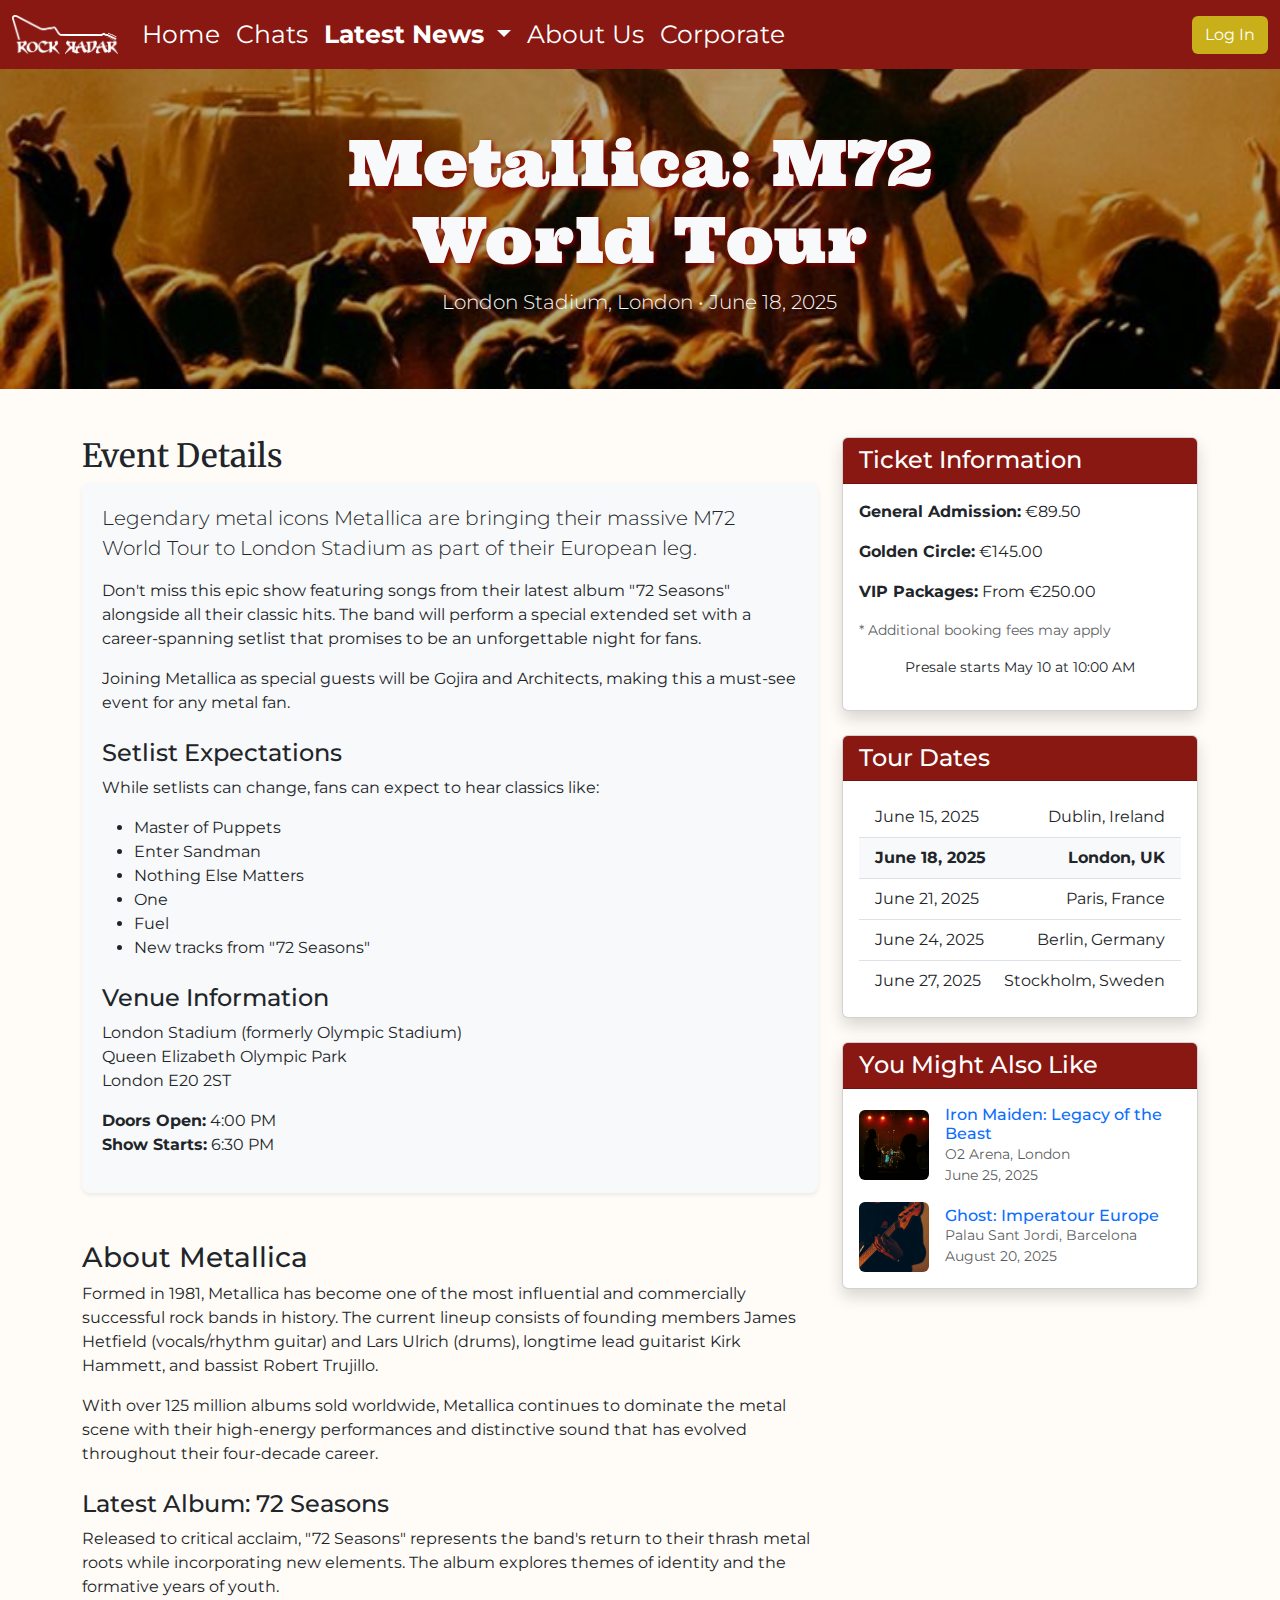
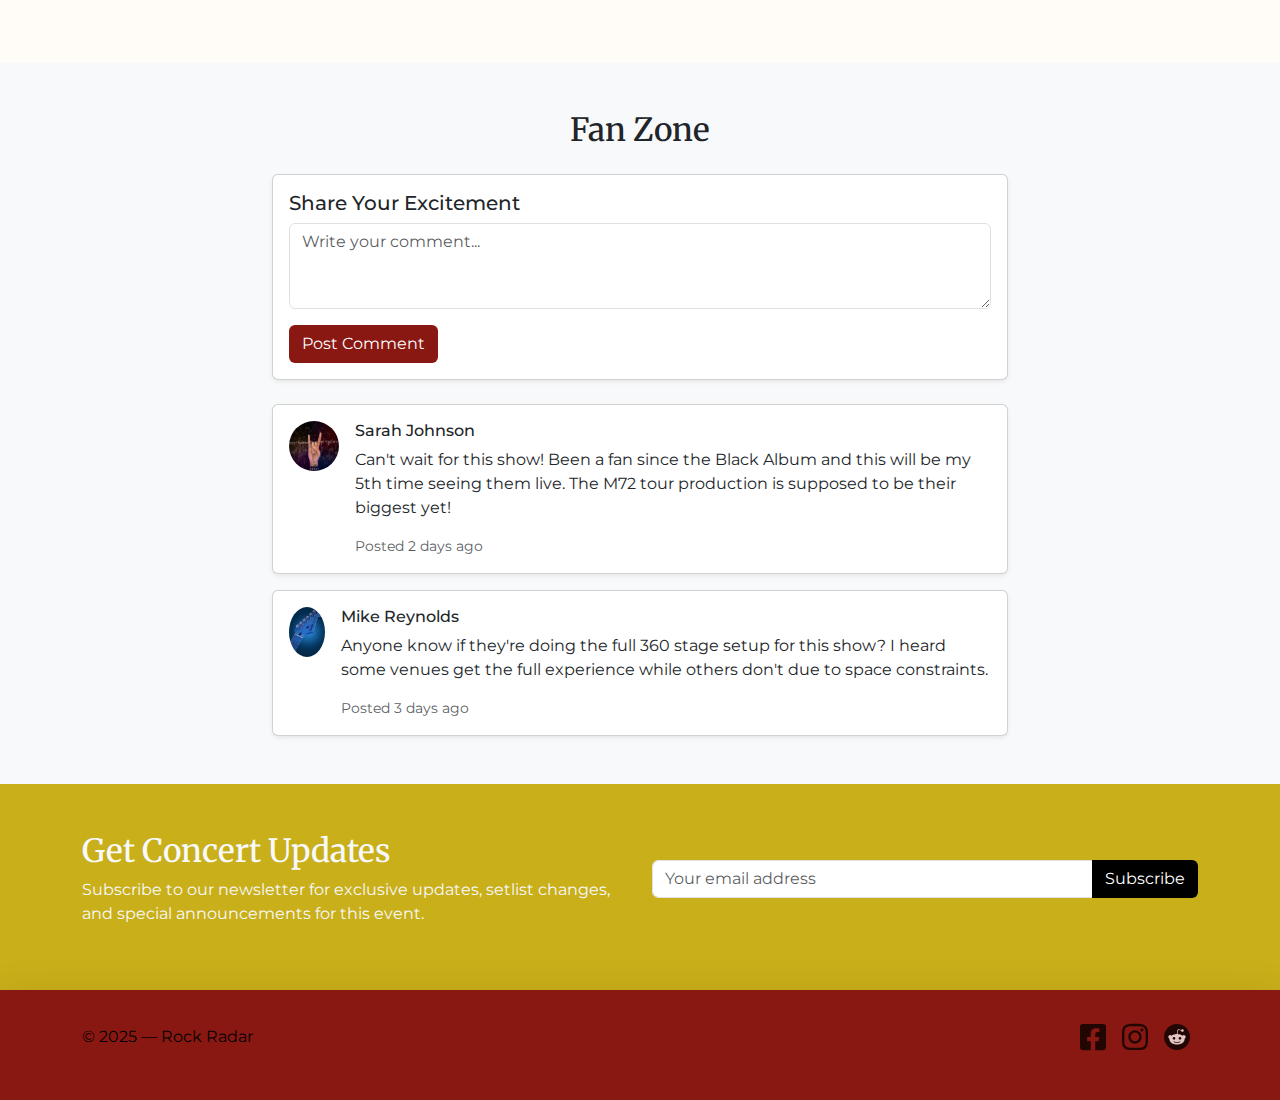
<file: readmore-metallica.html>
<!doctype html>
<html lang="en" class="h-100">
  <head>
    <meta charset="utf-8">
    <meta name="viewport" content="width=device-width, initial-scale=1">

    <!-- Bootstrap CSS -->
    <link href="https://cdn.jsdelivr.net/npm/bootstrap@5.3.3/dist/css/bootstrap.min.css" rel="stylesheet" integrity="sha384-QWTKZyjpPEjISv5WaRU9OFeRpok6YctnYmDr5pNlyT2bRjXh0JMhjY6hW+ALEwIH" crossorigin="anonymous">

    <!-- Own Styles -->
    <link rel="stylesheet" href="css/styles.css">

    <!-- Bootstrap Javascript -->
    <script src="https://cdn.jsdelivr.net/npm/bootstrap@5.3.3/dist/js/bootstrap.bundle.min.js" integrity="sha384-YvpcrYf0tY3lHB60NNkmXc5s9fDVZLESaAA55NDzOxhy9GkcIdslK1eN7N6jIeHz" crossorigin="anonymous"></script>

    <title>Rock Radar - Metallica: M72 World Tour</title>

    <style>
      .btn-rock {
        background-color: #8a1812;
        color: white;
      }
      .btn-rock:hover {
        background-color: #711410;
        color: white;
      }
      .event-details {
        background-color: #f8f9fa;
        border-radius: 8px;
        padding: 20px;
        margin-bottom: 20px;
      }
      .event-img {
        height: 400px;
        object-fit: cover;
      }
    </style>
  </head>
  
  <body class="h-100 d-flex flex-column">

    <!-- Navigation bar -->
    <nav class="navbar navbar-expand-lg navbar-light">
      <div class="container-fluid">
         <a class="navbar-brand" href="index.html">
           <img src="images/logo-mockup-new-wit.png" width="106" height="39" alt="logo rockradar">
         </a>
        <button class="navbar-toggler" type="button" data-bs-toggle="collapse" data-bs-target="#navbarSupportedContent" aria-controls="navbarSupportedContent" aria-expanded="false" aria-label="Toggle navigation">
          <span class="navbar-toggler-icon"></span>
        </button>
        <div class="collapse navbar-collapse" id="navbarSupportedContent">
          <ul class="navbar-nav me-auto mb-2 mb-lg-0">
            <li class="nav-item">
              <a class="nav-link active nav-text-large text-white" aria-current="page" href="index.html">Home</a>
            </li>
            <li class="nav-item">
              <a class="nav-link active nav-text-large text-white" aria-current="page" href="chats.html">Chats</a>
            </li>
            <li class="nav-item dropdown">
              <a class="nav-link dropdown-toggle active nav-text-large text-white" aria-current="page" href="#" id="navbarDropdown" role="button" data-bs-toggle="dropdown" aria-expanded="false">
                <b>Latest News</b>
              </a>
              <ul class="dropdown-menu" aria-labelledby="navbarDropdown">
                <li><a class="dropdown-item" href="upcomingevents.html">Upcoming Events</a></li>
                <li><a class="dropdown-item" href="newbandradar.html">New Band Radar</a></li>
              </ul>
            </li>
            <li class="nav-item">
              <a class="nav-link active nav-text-large text-white" aria-current="page" href="aboutus.html">About Us</a>
            </li>
            <li class="nav-item">
              <a class="nav-link active nav-text-large text-white" aria-current="page" href="corporate.html">Corporate</a>
            </li>
          </ul>
          <!-- Login button -->
          <div class="d-flex">
            <a href="login.html" class="btn" style="background-color: #c9af1a; color: white;">Log In</a>
          </div>
        </div>
      </div>
    </nav>
    <!-- End of navigation bar -->

    <!-- Hero section with the new concert crowd image -->
    <header class="py-2 text-center container-fluid text-light" style="background-image: url('images/concert-crowd-gold.jpg'); background-size: cover; background-position: center; position: relative; height: 400px;">
      <!-- Darkening overlay -->
      <div style="position: absolute; top: 0; left: 0; width: 100%; height: 100%; background-color: rgba(0, 0, 0, 0.3);"></div>
      
      <div class="row" style="position: relative; z-index: 1;">
        <div class="col-md-8 mx-auto py-5">
          <h1 class="display-3">Metallica: M72 World Tour</h1>
          <p class="lead">London Stadium, London • June 18, 2025</p>
        </div>
      </div>
    </header>
    <!-- End of hero section -->

    <!-- Main content -->
    <section class="container my-5">
      <div class="row">
        <!-- Left column - Event details -->
        <div class="col-lg-8">
          <h2>Event Details</h2>
          <div class="event-details shadow-sm">
            <p class="lead">Legendary metal icons Metallica are bringing their massive M72 World Tour to London Stadium as part of their European leg.</p>
            <p>Don't miss this epic show featuring songs from their latest album "72 Seasons" alongside all their classic hits. The band will perform a special extended set with a career-spanning setlist that promises to be an unforgettable night for fans.</p>
            <p>Joining Metallica as special guests will be Gojira and Architects, making this a must-see event for any metal fan.</p>
            
            <h4 class="mt-4">Setlist Expectations</h4>
            <p>While setlists can change, fans can expect to hear classics like:</p>
            <ul>
              <li>Master of Puppets</li>
              <li>Enter Sandman</li>
              <li>Nothing Else Matters</li>
              <li>One</li>
              <li>Fuel</li>
              <li>New tracks from "72 Seasons"</li>
            </ul>
            
            <h4 class="mt-4">Venue Information</h4>
            <p>London Stadium (formerly Olympic Stadium)<br>
            Queen Elizabeth Olympic Park<br>
            London E20 2ST</p>
            
            <p><strong>Doors Open:</strong> 4:00 PM<br>
            <strong>Show Starts:</strong> 6:30 PM</p>
          </div>
          
          <h3 class="mt-5">About Metallica</h3>
          <p>Formed in 1981, Metallica has become one of the most influential and commercially successful rock bands in history. The current lineup consists of founding members James Hetfield (vocals/rhythm guitar) and Lars Ulrich (drums), longtime lead guitarist Kirk Hammett, and bassist Robert Trujillo.</p>
          
          <p>With over 125 million albums sold worldwide, Metallica continues to dominate the metal scene with their high-energy performances and distinctive sound that has evolved throughout their four-decade career.</p>
          
          <h4 class="mt-4">Latest Album: 72 Seasons</h4>
          <p>Released to critical acclaim, "72 Seasons" represents the band's return to their thrash metal roots while incorporating new elements. The album explores themes of identity and the formative years of youth.</p>
          
        </div>
        
        <!-- Right column - Ticket info and related events -->
        <div class="col-lg-4 mt-4 mt-lg-0">
          <div class="card shadow mb-4">
            <div class="card-header text-white" style="background-color: #8a1812;">
              <h4 class="mb-0">Ticket Information</h4>
            </div>
            <div class="card-body">
              <p><strong>General Admission:</strong> €89.50</p>
              <p><strong>Golden Circle:</strong> €145.00</p>
              <p><strong>VIP Packages:</strong> From €250.00</p>
              <p class="text-muted small">* Additional booking fees may apply</p>
              <p class="small text-center">Presale starts May 10 at 10:00 AM</p>
            </div>
          </div>
          
          <div class="card shadow mb-4">
            <div class="card-header text-white" style="background-color: #8a1812;">
              <h4 class="mb-0">Tour Dates</h4>
            </div>
            <div class="card-body">
              <ul class="list-group list-group-flush">
                <li class="list-group-item d-flex justify-content-between align-items-center">
                  June 15, 2025
                  <span>Dublin, Ireland</span>
                </li>
                <li class="list-group-item d-flex justify-content-between align-items-center bg-light">
                  <strong>June 18, 2025</strong>
                  <span><strong>London, UK</strong></span>
                </li>
                <li class="list-group-item d-flex justify-content-between align-items-center">
                  June 21, 2025
                  <span>Paris, France</span>
                </li>
                <li class="list-group-item d-flex justify-content-between align-items-center">
                  June 24, 2025
                  <span>Berlin, Germany</span>
                </li>
                <li class="list-group-item d-flex justify-content-between align-items-center">
                  June 27, 2025
                  <span>Stockholm, Sweden</span>
                </li>
              </ul>
            </div>
          </div>
          
          <div class="card shadow">
            <div class="card-header text-white" style="background-color: #8a1812;">
              <h4 class="mb-0">You Might Also Like</h4>
            </div>
            <div class="card-body">
              <div class="mb-3">
                <a href="#" class="text-decoration-none">
                  <div class="d-flex align-items-center">
                    <img src="images/ironmaiden.jpg" class="rounded" alt="Iron Maiden" width="70" height="70" style="object-fit: cover;">
                    <div class="ms-3">
                      <h6 class="mb-0">Iron Maiden: Legacy of the Beast</h6>
                      <p class="text-muted mb-0 small">O2 Arena, London<br>June 25, 2025</p>
                    </div>
                  </div>
                </a>
              </div>
              
              <div>
                <a href="#" class="text-decoration-none">
                  <div class="d-flex align-items-center">
                    <img src="images/ghost.jpg" class="rounded" alt="Ghost" width="70" height="70" style="object-fit: cover;">
                    <div class="ms-3">
                      <h6 class="mb-0">Ghost: Imperatour Europe</h6>
                      <p class="text-muted mb-0 small">Palau Sant Jordi, Barcelona<br>August 20, 2025</p>
                    </div>
                  </div>
                </a>
              </div>
            </div>
          </div>
        </div>
      </div>
    </section>

    <!-- Fan comments section -->
    <section class="container-fluid py-5" style="background-color: #f8f9fa;">
      <div class="container">
        <h2 class="text-center mb-4">Fan Zone</h2>
        <div class="row justify-content-center">
          <div class="col-lg-8">
            <div class="card shadow-sm mb-4">
              <div class="card-body">
                <h5>Share Your Excitement</h5>
                <form>
                  <div class="mb-3">
                    <textarea class="form-control" rows="3" placeholder="Write your comment..."></textarea>
                  </div>
                  <button type="submit" class="btn btn-rock">Post Comment</button>
                </form>
              </div>
            </div>
            
            <div class="card shadow-sm mb-3">
              <div class="card-body">
                <div class="d-flex">
                  <img src="images/user_1.jpg" class="rounded-circle me-3" width="50" height="50" alt="User avatar">
                  <div>
                    <h6>Sarah Johnson</h6>
                    <p>Can't wait for this show! Been a fan since the Black Album and this will be my 5th time seeing them live. The M72 tour production is supposed to be their biggest yet!</p>
                    <div class="text-muted small">Posted 2 days ago</div>
                  </div>
                </div>
              </div>
            </div>
            
            <div class="card shadow-sm">
              <div class="card-body">
                <div class="d-flex">
                  <img src="images/user_2.jpg" class="rounded-circle me-3" width="50" height="50" alt="User avatar">
                  <div>
                    <h6>Mike Reynolds</h6>
                    <p>Anyone know if they're doing the full 360 stage setup for this show? I heard some venues get the full experience while others don't due to space constraints.</p>
                    <div class="text-muted small">Posted 3 days ago</div>
                  </div>
                </div>
              </div>
            </div>
          </div>
        </div>
      </div>
    </section>

    <!-- Newsletter section -->
    <section class="container-fluid py-5 text-light" style="background-color: #c9af1a;">
      <div class="container">
        <div class="row align-items-center">
          <div class="col-md-6 mb-4 mb-md-0">
            <h2>Get Concert Updates</h2>
            <p>Subscribe to our newsletter for exclusive updates, setlist changes, and special announcements for this event.</p>
          </div>
          <div class="col-md-6">
            <form>
              <div class="input-group mb-3">
                <input type="email" class="form-control" placeholder="Your email address" aria-label="Email address">
                <button class="btn" type="submit" style="background-color: #000000; color: white;">Subscribe</button>
              </div>
            </form>
          </div>
        </div>
      </div>
    </section>

    <!-- Footer -->
    <footer class="shadow-lg mt-auto py-4" style="background-color: #8a1812; color: black;">
      <div class="container d-flex justify-content-between align-items-center">
        <p>© 2025 — Rock Radar</p>
        <ul class="list-unstyled d-flex align-items-center opacity-75">
          <li>
            <a href="https://www.facebook.com/profile.php?id=61573939749750" target="_blank">
              <img class="m-2" src="images/facebook.svg" alt="Follow us on Facebook" width="26">
            </a>
          </li>
          <li>
            <a href="https://www.instagram.com/rockradarofficial/" target="_blank">
              <img class="m-2" src="images/instagram.svg" alt="Follow us on Instagram" width="26">
            </a>
          </li>
          <li>
            <a href="https://www.reddit.com/user/rockradarofficial/" target="_blank">
              <img class="m-2" src="images/reddit-logo.svg" alt="Follow us on Reddit" width="26">
            </a>
          </li>
        </ul>
      </div>
    </footer>

  </body>
</html>
</file>
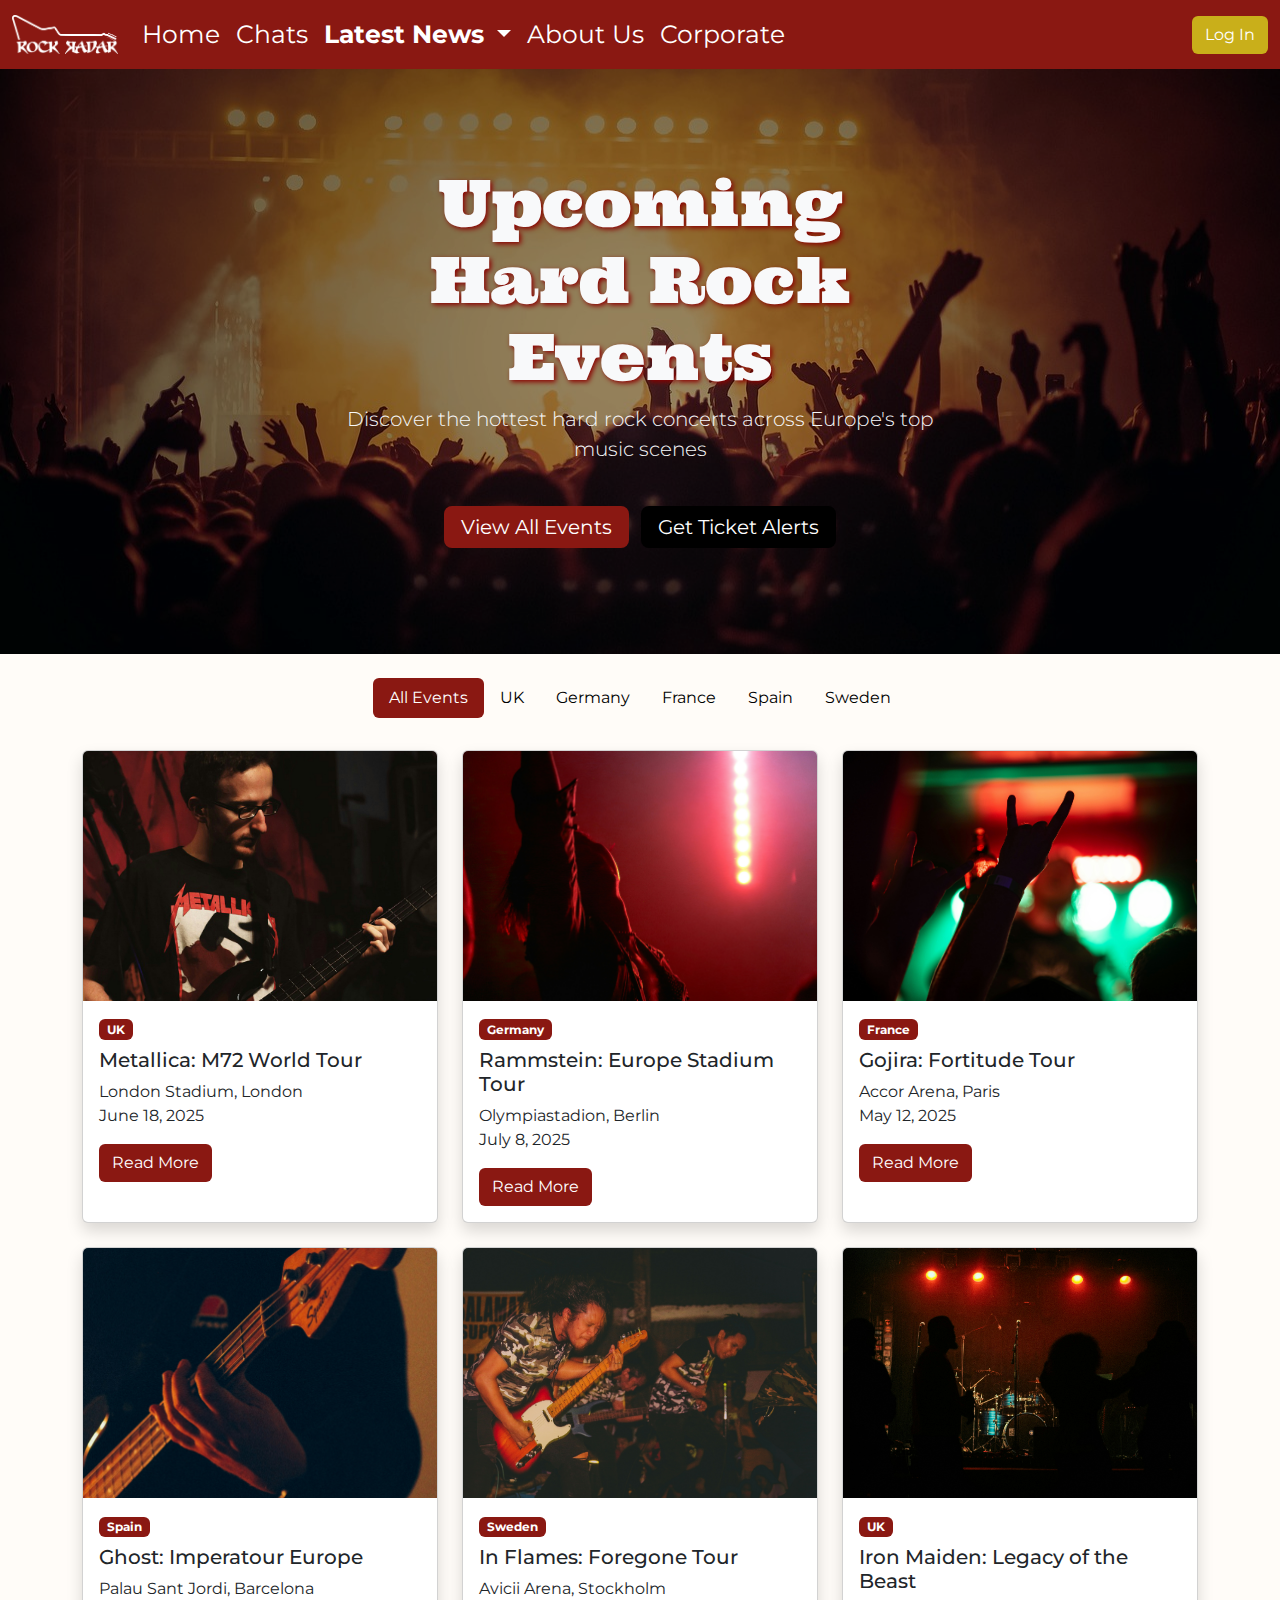
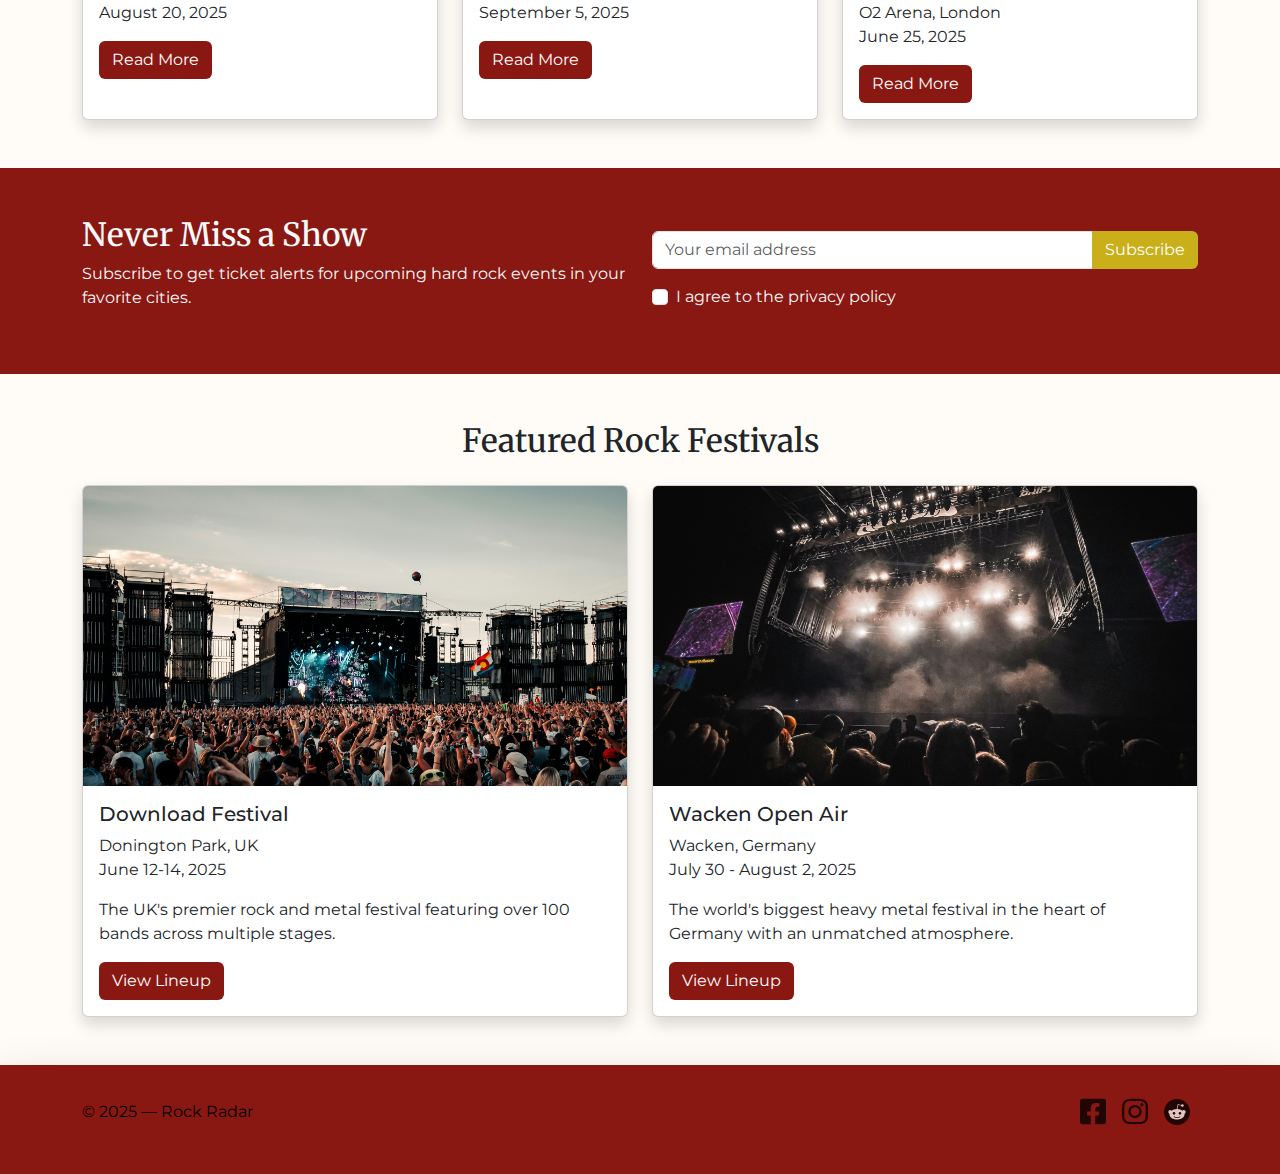
<file: upcomingevents.html>
<!doctype html>
<html lang="en" class="h-100">
  <head>
    <meta charset="utf-8">
    <meta name="viewport" content="width=device-width, initial-scale=1">

    <!-- Bootstrap CSS -->
    <link href="https://cdn.jsdelivr.net/npm/bootstrap@5.3.3/dist/css/bootstrap.min.css" rel="stylesheet" integrity="sha384-QWTKZyjpPEjISv5WaRU9OFeRpok6YctnYmDr5pNlyT2bRjXh0JMhjY6hW+ALEwIH" crossorigin="anonymous">

    <!-- Own Styles -->
    <link rel="stylesheet" href="css/styles.css">

    <!-- Bootstrap Javascript -->
    <script src="https://cdn.jsdelivr.net/npm/bootstrap@5.3.3/dist/js/bootstrap.bundle.min.js" integrity="sha384-YvpcrYf0tY3lHB60NNkmXc5s9fDVZLESaAA55NDzOxhy9GkcIdslK1eN7N6jIeHz" crossorigin="anonymous"></script>

    <title>Rock Radar - Upcoming Events</title>

    <!-- Google Analytics code goes just below here (check PRJ4 Guide for details) -->

    <!-- End of Google Analytics code -->

  </head>
	
  <body class="h-100 d-flex flex-column">

    <!-- Navigation bar, adapted from https://getbootstrap.com/docs/5.1/components/navbar/ -->
<nav class="navbar navbar-expand-lg navbar-light">
  <div class="container-fluid">
     <a class="navbar-brand" href="index.html">
       <img src="images/logo-mockup-new-wit.png" width="106" height="39" alt="logo rockradar">
     </a>
    <button class="navbar-toggler" type="button" data-bs-toggle="collapse" data-bs-target="#navbarSupportedContent" aria-controls="navbarSupportedContent" aria-expanded="false" aria-label="Toggle navigation">
      <span class="navbar-toggler-icon"></span>
    </button>
    <div class="collapse navbar-collapse" id="navbarSupportedContent">
      <ul class="navbar-nav me-auto mb-2 mb-lg-0">
        <li class="nav-item">
          <a class="nav-link active nav-text-large text-white" aria-current="page" href="index.html">Home</a>
        </li>
        <li class="nav-item">
          <a class="nav-link active nav-text-large text-white" aria-current="page" href="chats.html">Chats</a>
        </li>
        <li class="nav-item dropdown">
          <a class="nav-link dropdown-toggle active nav-text-large text-white" aria-current="page" href="#" id="navbarDropdown" role="button" data-bs-toggle="dropdown" aria-expanded="false">
            <b>Latest News</b>
          </a>
          <ul class="dropdown-menu" aria-labelledby="navbarDropdown">
            <li><a class="dropdown-item" href="upcomingevents.html">Upcoming Events</a></li>
            <li><a class="dropdown-item" href="newbandradar.html">New Band Radar</a></li>
          </ul>
        </li>
        <li class="nav-item">
          <a class="nav-link active nav-text-large text-white" aria-current="page" href="aboutus.html">About Us</a>
        </li>
        <li class="nav-item">
          <a class="nav-link active nav-text-large text-white" aria-current="page" href="corporate.html">Corporate</a>
        </li>
      </ul>
      <!-- Login button added here -->
      <div class="d-flex">
        <a href="login.html" class="btn" style="background-color: #c9af1a; color: white;">Log In</a>
      </div>
    </div>
  </div>
</nav>
    <!-- End of navigation bar -->

<!-- Hero section -->
<header class="py-2 py-md-4 py-lg-5 text-center container-fluid text-light" style="background-image: url('images/concert-background.jpg'); background-size: cover; background-position: center; position: relative;">
  <!-- Darkening overlay for better text readability -->
  <div style="position: absolute; top: 0; left: 0; width: 100%; height: 100%; background-color: rgba(0, 0, 0, 0.4);"></div>
  
  <div class="row" style="position: relative; z-index: 1;">
    <div class="col-md-8 col-lg-6 mx-auto py-5">
      <h1 class="display-3">Upcoming Hard Rock Events</h1>
      <p class="lead">Discover the hottest hard rock concerts across Europe's top music scenes</p>
      <p class="mt-5">
        <a href="#events" class="btn btn-lg m-1 d-block d-sm-inline" style="background-color: #8a1812; color: white;">View All Events</a>
        <a href="#subscribe" class="btn btn-lg m-1 d-block d-sm-inline" style="background-color: #000000; color: white;">Get Ticket Alerts</a>
      </p>
    </div>
  </div>
</header>
<!-- End of hero section -->

    <!-- Country filter navigation -->
    <div class="container mt-4">
      <ul class="nav nav-pills justify-content-center mb-4" id="countries-tab" role="tablist">
        <li class="nav-item" role="presentation">
          <button class="nav-link active" id="all-tab" data-bs-toggle="pill" data-bs-target="#all" type="button" role="tab" aria-controls="all" aria-selected="true" style="background-color: #8a1812; color: white;">All Events</button>
        </li>
        <li class="nav-item" role="presentation">
          <button class="nav-link" id="uk-tab" data-bs-toggle="pill" data-bs-target="#uk" type="button" role="tab" aria-controls="uk" aria-selected="false">UK</button>
        </li>
        <li class="nav-item" role="presentation">
          <button class="nav-link" id="germany-tab" data-bs-toggle="pill" data-bs-target="#germany" type="button" role="tab" aria-controls="germany" aria-selected="false">Germany</button>
        </li>
        <li class="nav-item" role="presentation">
          <button class="nav-link" id="france-tab" data-bs-toggle="pill" data-bs-target="#france" type="button" role="tab" aria-controls="france" aria-selected="false">France</button>
        </li>
        <li class="nav-item" role="presentation">
          <button class="nav-link" id="spain-tab" data-bs-toggle="pill" data-bs-target="#spain" type="button" role="tab" aria-controls="spain" aria-selected="false">Spain</button>
        </li>
        <li class="nav-item" role="presentation">
          <button class="nav-link" id="sweden-tab" data-bs-toggle="pill" data-bs-target="#sweden" type="button" role="tab" aria-controls="sweden" aria-selected="false">Sweden</button>
        </li>
      </ul>
    </div>

    <!-- Events section -->
    <section id="events" class="container mt-2 mb-5">
      <div class="tab-content" id="countries-tabContent">
        <!-- All events tab -->
        <div class="tab-pane fade show active" id="all" role="tabpanel" aria-labelledby="all-tab">
          <div class="row row-cols-1 row-cols-md-2 row-cols-lg-3 g-4">
            
            <!-- Event Card 1 -->
            <div class="col">
              <div class="card h-100 shadow">
                <img src="images/metellica.jpg" class="card-img-top event-img" alt="Metallica Live in London">
                <div class="card-body">
                  <span class="badge mb-2" style="background-color: #8a1812;">UK</span>
                  <h5 class="card-title">Metallica: M72 World Tour</h5>
                  <p class="card-text">London Stadium, London<br>June 18, 2025</p>
                  <a href="readmore-metallica.html" class="btn btn-rock">Read More</a>
                </div>
              </div>
            </div>
            
            <!-- Event Card 2 -->
            <div class="col">
              <div class="card h-100 shadow">
                <img src="images/rammstein.jpg" class="card-img-top event-img" alt="Rammstein Live in Berlin">
                <div class="card-body">
                  <span class="badge mb-2" style="background-color: #8a1812;">Germany</span>
                  <h5 class="card-title">Rammstein: Europe Stadium Tour</h5>
                  <p class="card-text">Olympiastadion, Berlin<br>July 8, 2025</p>
                  <a href="#" class="btn btn-rock">Read More</a>
                </div>
              </div>
            </div>
            
            <!-- Event Card 3 -->
            <div class="col">
              <div class="card h-100 shadow">
                <img src="images/gorija.jpg" class="card-img-top event-img" alt="Gojira Live in Paris">
                <div class="card-body">
                  <span class="badge mb-2" style="background-color: #8a1812;">France</span>
                  <h5 class="card-title">Gojira: Fortitude Tour</h5>
                  <p class="card-text">Accor Arena, Paris<br>May 12, 2025</p>
                  <a href="#" class="btn btn-rock">Read More</a>
                </div>
              </div>
            </div>
            
            <!-- Event Card 4 -->
            <div class="col">
              <div class="card h-100 shadow">
                <img src="images/ghost.jpg" class="card-img-top event-img" alt="Ghost Live in Barcelona">
                <div class="card-body">
                  <span class="badge mb-2" style="background-color: #8a1812;">Spain</span>
                  <h5 class="card-title">Ghost: Imperatour Europe</h5>
                  <p class="card-text">Palau Sant Jordi, Barcelona<br>August 20, 2025</p>
                  <a href="#" class="btn btn-rock">Read More</a>
                </div>
              </div>
            </div>
            
            <!-- Event Card 5 -->
            <div class="col">
              <div class="card h-100 shadow">
                <img src="images/inflames.jpg" class="card-img-top event-img" alt="In Flames Live in Stockholm">
                <div class="card-body">
                  <span class="badge mb-2" style="background-color: #8a1812;">Sweden</span>
                  <h5 class="card-title">In Flames: Foregone Tour</h5>
                  <p class="card-text">Avicii Arena, Stockholm<br>September 5, 2025</p>
                  <a href="#" class="btn btn-rock">Read More</a>
                </div>
              </div>
            </div>
            
            <!-- Event Card 6 -->
            <div class="col">
              <div class="card h-100 shadow">
                <img src="images/ironmaiden.jpg" class="card-img-top event-img" alt="Iron Maiden Live in London">
                <div class="card-body">
                  <span class="badge mb-2" style="background-color: #8a1812;">UK</span>
                  <h5 class="card-title">Iron Maiden: Legacy of the Beast</h5>
                  <p class="card-text">O2 Arena, London<br>June 25, 2025</p>
                  <a href="#" class="btn btn-rock">Read More</a>
                </div>
              </div>
            </div>
            
          </div>
        </div>
        
        <!-- UK tab -->
        <div class="tab-pane fade" id="uk" role="tabpanel" aria-labelledby="uk-tab">
          <div class="row row-cols-1 row-cols-md-2 row-cols-lg-3 g-4">
            <!-- UK Event 1 -->
            <div class="col">
              <div class="card h-100 shadow">
                <img src="images/metellica.jpg" class="card-img-top event-img" alt="Metallica Live in London">
                <div class="card-body">
                  <span class="badge mb-2" style="background-color: #8a1812;">UK</span>
                  <h5 class="card-title">Metallica: M72 World Tour</h5>
                  <p class="card-text">London Stadium, London<br>June 18, 2025</p>
                  <a href="#" class="btn btn-rock">Buy Tickets</a>
                </div>
              </div>
            </div>
            <!-- UK Event 2 -->
            <div class="col">
              <div class="card h-100 shadow">
                <img src="images/ironmaiden.jpg" class="card-img-top event-img" alt="Iron Maiden Live in London">
                <div class="card-body">
                  <span class="badge mb-2" style="background-color: #8a1812;">UK</span>
                  <h5 class="card-title">Iron Maiden: Legacy of the Beast</h5>
                  <p class="card-text">O2 Arena, London<br>June 25, 2025</p>
                  <a href="#" class="btn btn-rock">Buy Tickets</a>
                </div>
              </div>
            </div>
          </div>
        </div>
        
        <!-- Germany tab -->
        <div class="tab-pane fade" id="germany" role="tabpanel" aria-labelledby="germany-tab">
          <div class="row row-cols-1 row-cols-md-2 row-cols-lg-3 g-4">
            <!-- Germany Event -->
            <div class="col">
              <div class="card h-100 shadow">
                <img src="images/rammstein.jpg" class="card-img-top event-img" alt="Rammstein Live in Berlin">
                <div class="card-body">
                  <span class="badge mb-2" style="background-color: #8a1812;">Germany</span>
                  <h5 class="card-title">Rammstein: Europe Stadium Tour</h5>
                  <p class="card-text">Olympiastadion, Berlin<br>July 8, 2025</p>
                  <a href="#" class="btn btn-rock">Buy Tickets</a>
                </div>
              </div>
            </div>
          </div>
        </div>
        
        <!-- France tab -->
        <div class="tab-pane fade" id="france" role="tabpanel" aria-labelledby="france-tab">
          <div class="row row-cols-1 row-cols-md-2 row-cols-lg-3 g-4">
            <!-- France Event -->
            <div class="col">
              <div class="card h-100 shadow">
                <img src="images/gorija.jpg" class="card-img-top event-img" alt="Gojira Live in Paris">
                <div class="card-body">
                  <span class="badge mb-2" style="background-color: #8a1812;">France</span>
                  <h5 class="card-title">Gojira: Fortitude Tour</h5>
                  <p class="card-text">Accor Arena, Paris<br>May 12, 2025</p>
                  <a href="#" class="btn btn-rock">Buy Tickets</a>
                </div>
              </div>
            </div>
          </div>
        </div>
        
        <!-- Spain tab -->
        <div class="tab-pane fade" id="spain" role="tabpanel" aria-labelledby="spain-tab">
          <div class="row row-cols-1 row-cols-md-2 row-cols-lg-3 g-4">
            <!-- Spain Event -->
            <div class="col">
              <div class="card h-100 shadow">
                <img src="images/ghost.jpg" class="card-img-top event-img" alt="Ghost Live in Barcelona">
                <div class="card-body">
                  <span class="badge mb-2" style="background-color: #8a1812;">Spain</span>
                  <h5 class="card-title">Ghost: Imperatour Europe</h5>
                  <p class="card-text">Palau Sant Jordi, Barcelona<br>August 20, 2025</p>
                  <a href="#" class="btn btn-rock">Buy Tickets</a>
                </div>
              </div>
            </div>
          </div>
        </div>
        
        <!-- Sweden tab -->
        <div class="tab-pane fade" id="sweden" role="tabpanel" aria-labelledby="sweden-tab">
          <div class="row row-cols-1 row-cols-md-2 row-cols-lg-3 g-4">
            <!-- Sweden Event -->
            <div class="col">
              <div class="card h-100 shadow">
                <img src="images/inflames.jpg" class="card-img-top event-img" alt="In Flames Live in Stockholm">
                <div class="card-body">
                  <span class="badge mb-2" style="background-color: #8a1812;">Sweden</span>
                  <h5 class="card-title">In Flames: Foregone Tour</h5>
                  <p class="card-text">Avicii Arena, Stockholm<br>September 5, 2025</p>
                  <a href="#" class="btn btn-rock">Buy Tickets</a>
                </div>
              </div>
            </div>
          </div>
        </div>
      </div>
    </section>

    <!-- Newsletter subscription section -->
    <section id="subscribe" class="container-fluid py-5 text-light" style="background-color: #8a1812;">
      <div class="container">
        <div class="row align-items-center">
          <div class="col-md-6 mb-4 mb-md-0">
            <h2>Never Miss a Show</h2>
            <p>Subscribe to get ticket alerts for upcoming hard rock events in your favorite cities.</p>
          </div>
          <div class="col-md-6">
            <form>
              <div class="input-group mb-3">
                <input type="email" class="form-control" placeholder="Your email address" aria-label="Email address">
                <button class="btn" type="submit" style="background-color: #c9af1a; color: white;">Subscribe</button>
              </div>
              <div class="form-check">
                <input class="form-check-input" type="checkbox" value="" id="privacyCheck">
                <label class="form-check-label" for="privacyCheck">
                  I agree to the privacy policy
                </label>
              </div>
            </form>
          </div>
        </div>
      </div>
    </section>

    <!-- Featured festivals section -->
    <section class="container my-5">
      <h2 class="text-center mb-4">Featured Rock Festivals</h2>
      <div class="row g-4">
        <div class="col-md-6">
          <div class="card h-100 shadow">
            <img src="images/festival1.jpg" class="card-img-top festival-img" alt="Download Festival">
            <div class="card-body">
              <h5 class="card-title">Download Festival</h5>
              <p class="card-text">Donington Park, UK<br>June 12-14, 2025</p>
              <p>The UK's premier rock and metal festival featuring over 100 bands across multiple stages.</p>
              <a href="#" class="btn btn-rock">View Lineup</a>
            </div>
          </div>
        </div>
        <div class="col-md-6">
          <div class="card h-100 shadow">
            <img src="images/festival2.jpg" class="card-img-top festival-img" alt="Wacken Open Air">
            <div class="card-body">
              <h5 class="card-title">Wacken Open Air</h5>
              <p class="card-text">Wacken, Germany<br>July 30 - August 2, 2025</p>
              <p>The world's biggest heavy metal festival in the heart of Germany with an unmatched atmosphere.</p>
              <a href="#" class="btn btn-rock">View Lineup</a>
            </div>
          </div>
        </div>
      </div>
    </section>

 <!-- A footer with socials -->
    <footer class="shadow-lg mt-auto py-4" style="background-color: #8a1812; color: black;">
  <div class="container d-flex justify-content-between align-items-center">
    <p>
    © 2025 — Rock Radar</p>
    <ul class="list-unstyled d-flex align-items-center opacity-75">
      <li>
        <a href="https://www.facebook.com/profile.php?id=61573939749750" target="_blank">
          <img class="m-2" src="images/facebook.svg" alt="Follow us on" width="26">
        </a>
      </li>
      <li>
        <a href="https://www.instagram.com/rockradarofficial/" target="_blank">
          <img class="m-2" src="images/instagram.svg" alt="Follow us on Instagram" width="26">
        </a>
      </li>
      <li>
        <a href="https://www.reddit.com/user/rockradarofficial/" target="_blank">
          <img class="m-2" src="images/reddit-logo.svg" alt="Follow us on TikTok" width="26">
        </a>
      </li>
    </ul>
  </div>
</footer>
    <!-- End of the footer -->

  </body>
</html>
</file>
<file: css/styles.css>
/* Importing a Google Font */

@import url('https://fonts.googleapis.com/css2?family=Ultra&display=swap');

@import url('https://fonts.googleapis.com/css2?family=Merriweather:ital,opsz,wght@0,18..144,300..900;1,18..144,300..900&display=swap');

@import url('https://fonts.googleapis.com/css2?family=Montserrat:ital,wght@0,100..900;1,100..900&display=swap');

h1 {
  font-family: 'Ultra', serif !important;
  text-shadow: 2px 2px 5px darkred;
}

h2 {
  font-family: 'Merriweather', serif !important;
}

/* Changing the main font and background colour */

body {
	font-family: Montserrat, sans-serif;
	background-color: #fffcf8;
}

/* Changing the background colour for the header */

header {
	background-color: #000060;
}

/* Changing the background color for the navigation bar */

.navbar {
	background-color: #8A1812;
}

.nav-text-large {
  font-size: 1.55rem !important;
}

/* Effect on social media buttons */

footer a:hover {
	opacity: .5;
}

/* Corporate navbar */

#navbar-corporate a.active {
	color: #800000;
	font-weight: bold;
}

/* Hero Section shadow */

.white-shadow {
	text-shadow: -.01em -.01em .01em white,
		.02em .02em .02em white,
		0 0 .2em white,
		0 0 .5em white;
}

.main {
	background-image: url("../images/website_photo_3.jpg");
	background-size: cover;
	background-position: center;
    background-repeat: no-repeat;
}

.main {
	padding-top: 125px;
	padding-bottom: 125px;
}


  .review-card {
    background-color: #212121;
    border-radius: 10px;
    padding: 30px;
    margin: 0 auto;
    max-width: 800px;
    border: 1px solid #333;
    box-shadow: 0 5px 15px rgba(0,0,0,0.3);
  }

  .review-stars {
    margin-bottom: 15px;
  }

  .star {
    color: #c9af1a;
    font-size: 24px;
    margin-right: 2px;
  }

  .half-star {
    color: #c9af1a;
    font-size: 24px;
    margin-right: 2px;
    opacity: 0.5;
  }

  .review-text {
    font-size: 18px;
    line-height: 1.6;
    margin-bottom: 20px;
    color: #fff;
    font-style: italic;
  }

  .review-author {
    display: flex;
    align-items: center;
  }

  .review-avatar {
    width: 60px;
    height: 60px;
    border-radius: 50%;
    object-fit: cover;
    margin-right: 15px;
    border: 2px solid #c9af1a;
  }

  .author-name {
    margin: 0;
    color: #c9af1a;
    font-weight: bold;
  }

  .author-title {
    margin: 0;
    color: #aaa;
    font-size: 14px;
  }

  #reviewCarousel .carousel-indicators {
    bottom: -50px;
  }

  #reviewCarousel .carousel-indicators button {
    background-color: #666;
    height: 10px;
    width: 10px;
    border-radius: 50%;
    margin: 0 5px;
  }

  #reviewCarousel .carousel-indicators button.active {
    background-color: #c9af1a;
  }

  #reviewCarousel .carousel-control-prev-icon,
  #reviewCarousel .carousel-control-next-icon {
    filter: invert(0.5) sepia(1) saturate(5) hue-rotate(15deg);
  }

.slogan-section {
    background-color: #000000;
    border-top: 1px solid #333;
  }
  
  .slogan-text {
    font-size: 18px;
    line-height: 1.6;
    color: #ffffff;
    max-width: 800px;
    margin: 0 auto;
  }

/* Country filter navigation styling */
.nav-pills .nav-link {
  color: black;
  background-color: transparent;
}

.nav-pills .nav-link.active {
  background-color: #8a1812;
  color: white;
}

.nav-pills .nav-link:hover:not(.active) {
  background-color: #f1f1f1;
}

      /* Style to make all event images the same height */
      .event-img {
        height: 250px;
        object-fit: cover;
        object-position: center;
      }
      
      .festival-img {
        height: 300px;
        object-fit: cover;
        object-position: center;
      }
      
      /* Custom button styling to match site's theme */
      .btn-rock {
        background-color: #8a1812;
        color: white;
      }
      
      .btn-rock:hover {
        background-color: #c9af1a;
        color: white;
      }


  #navbar-corporate {
    background-color: #c9af1a;
    padding: 20px;
    border-radius: 5px;
    text-align: center;
  }
  
  #navbar-corporate .nav-link {
    color: #000;
    font-weight: 500;
    margin-bottom: 15px;
    display: block;
  }
  
  #navbar-corporate .nav-link:hover {
    text-decoration: underline;
  }
  
  #navbar-corporate .main-section {
    font-size: 1.3rem;
    font-weight: bold;
    margin-top: 20px;
    margin-bottom: 15px;
  }
  
  #navbar-corporate .sub-section {
    font-size: 1rem;
    padding-left: 0;
    margin-bottom: 8px;
  }
  
  /* Make sure sub-sections display properly on mobile */
  @media (max-width: 576px) {
    #navbar-corporate .nav {
      display: block !important;
    }
	  
/* CSS for interactive cards*/
	  
  .about-card {
    transition: all 0.3s ease;
    overflow: hidden;
  }
  
  .about-card:hover {
    transform: translateY(-10px);
  }
  
  .card-hover-content {
    max-height: 0;
    overflow: hidden;
    transition: max-height 0.5s ease;
    margin-top: 10px;
  }
  
  .card-hover-content.active {
    max-height: 300px;
  }
  
  .icon-wrapper {
    background-color: #c9af1a;
    width: 100px;
    height: 100px;
    border-radius: 50%;
    display: flex;
    align-items: center;
    justify-content: center;
    margin: 0 auto;
  }
  
  .about-card .btn:hover {
    background-color: #c9af1a;
    color: black !important;
  }  
	  
	  .about-card {
  transition: transform 0.3s ease, box-shadow 0.3s ease;
}

.icon-wrapper {
  display: inline-block;
  border-radius: 50%;
  margin-bottom: 1rem;
}

.icon-wrapper img {
  display: block;
  border-radius: 50%;
  position: relative;
  z-index: 1;
}
</file>
